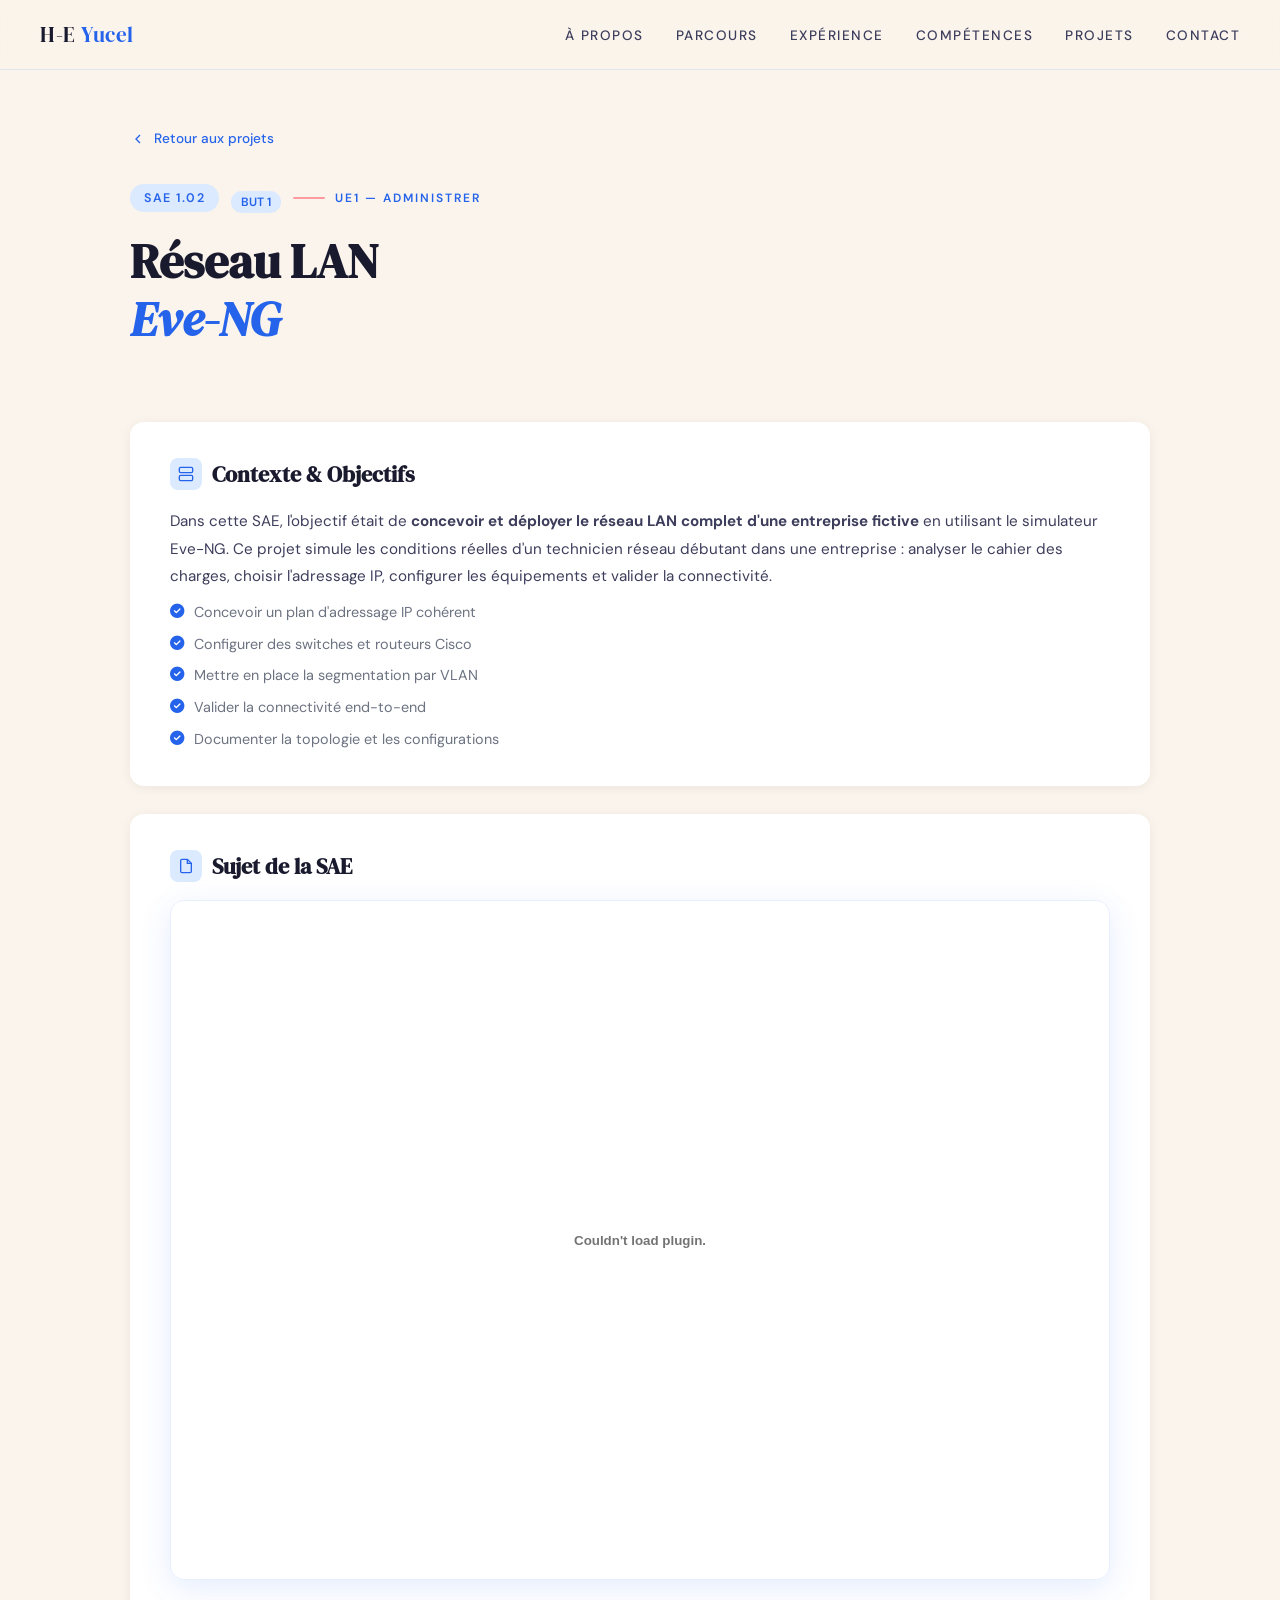
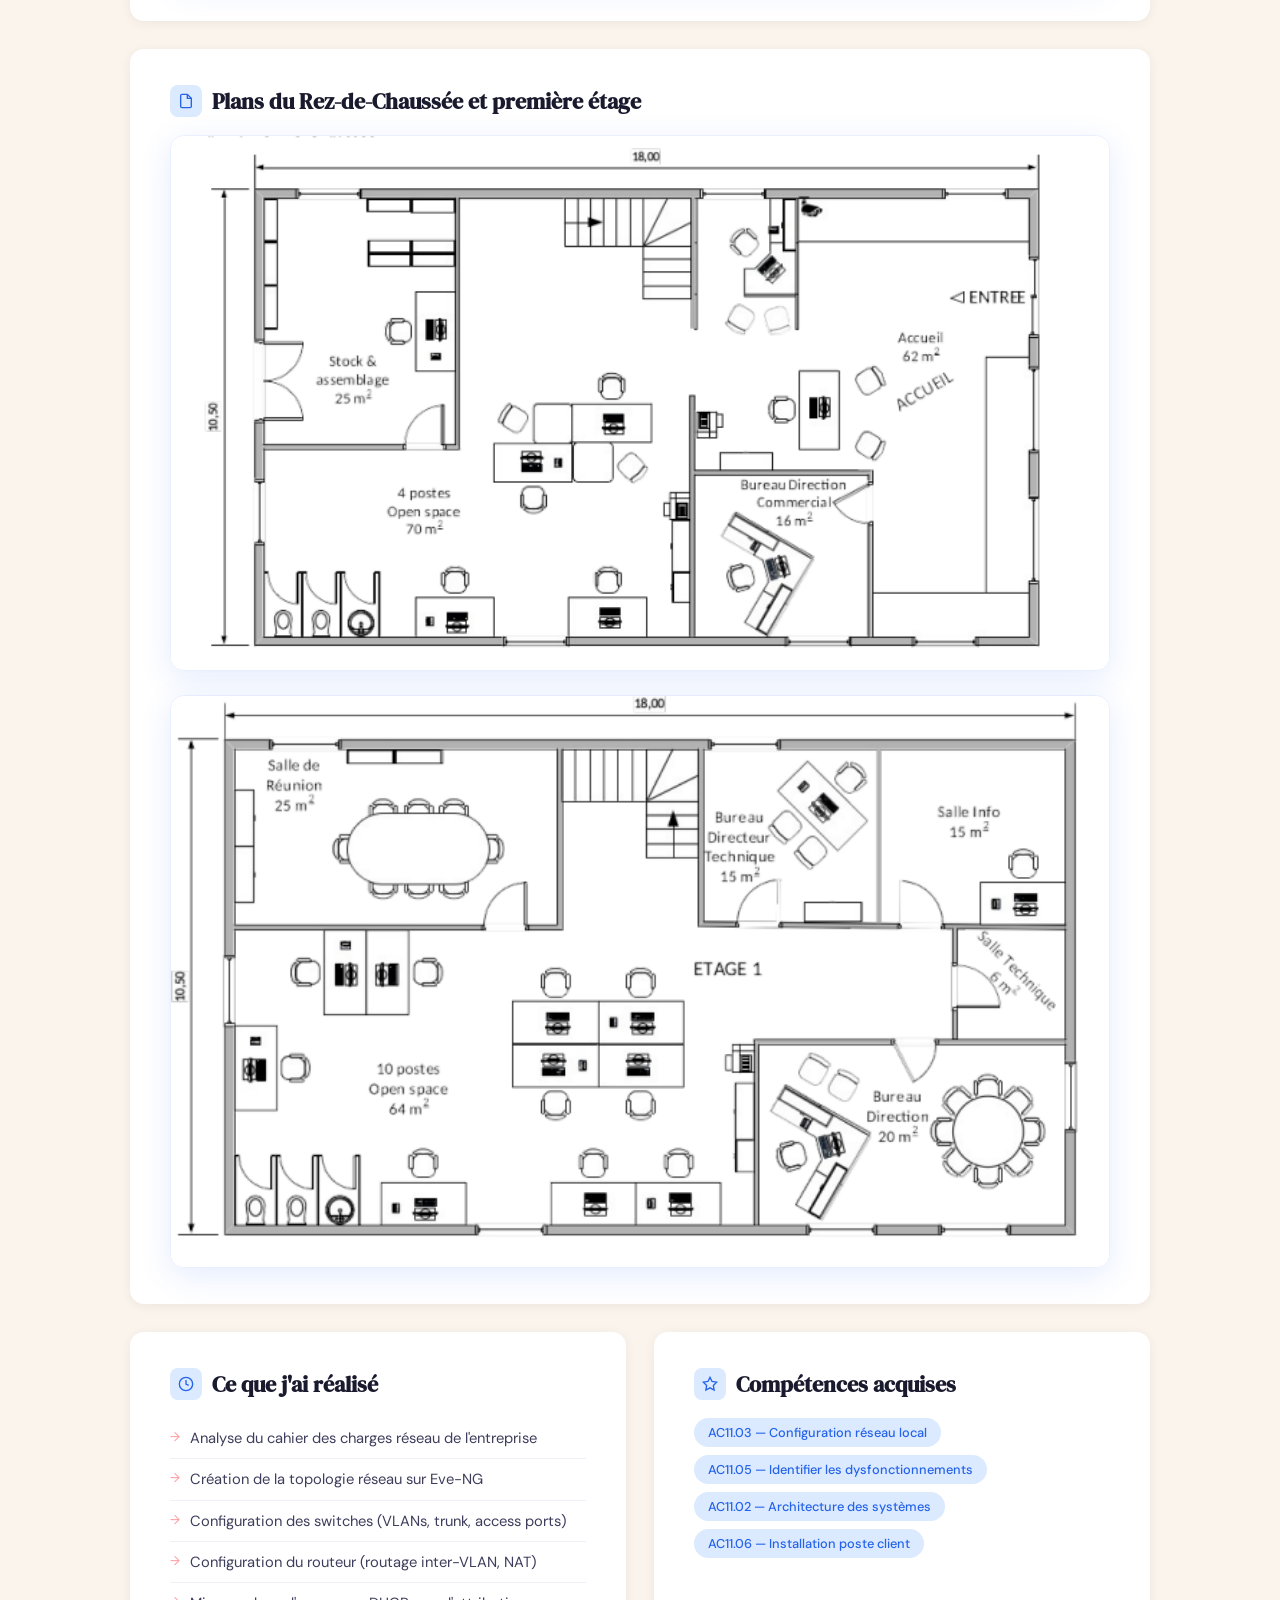
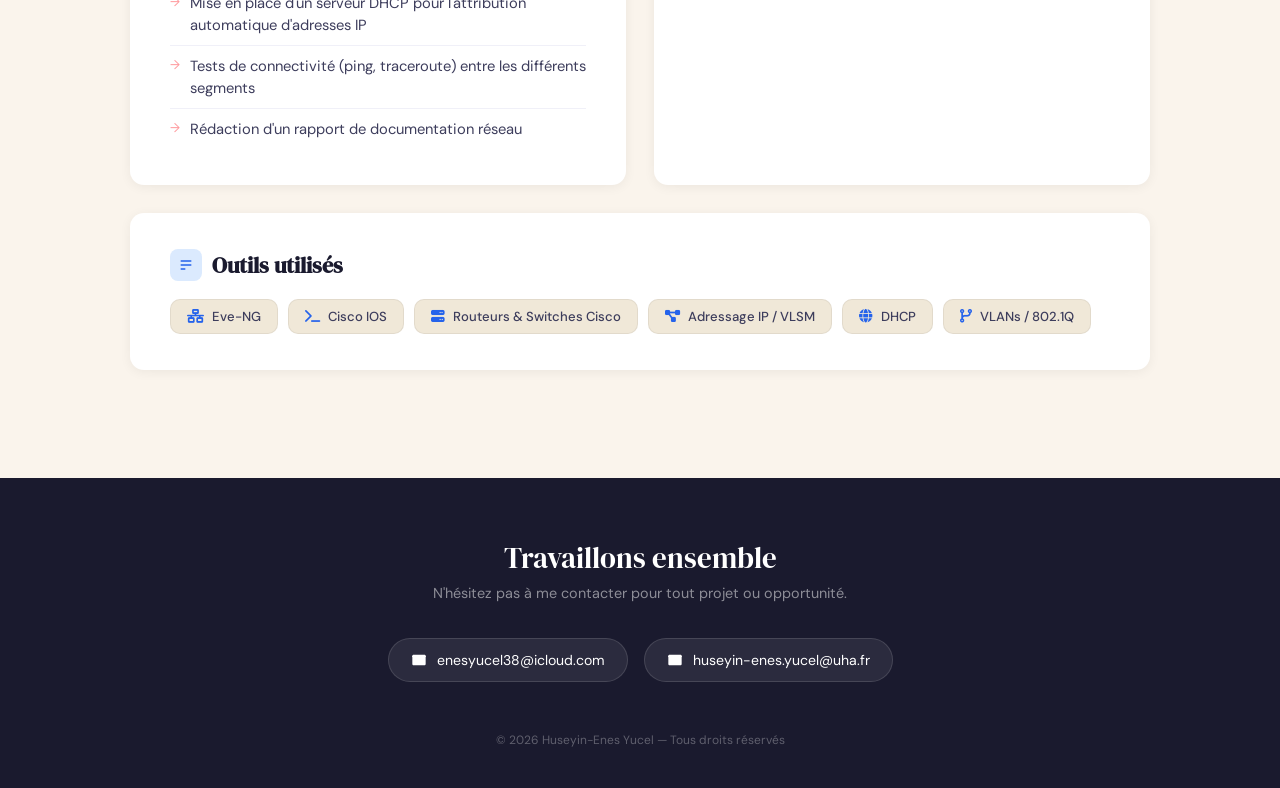
<file: sae1.html>
<!DOCTYPE html>
<html lang="fr">
<head>
    <meta charset="UTF-8">
    <meta name="viewport" content="width=device-width, initial-scale=1.0">
    <title>SAE 1.02 — Réseau LAN | Huseyin-Enes YUCEL</title>
    <link rel="preconnect" href="https://fonts.googleapis.com">
    <link rel="preconnect" href="https://fonts.gstatic.com" crossorigin>
    <link href="https://fonts.googleapis.com/css2?family=DM+Serif+Display:ital@0;1&family=DM+Sans:wght@300;400;500;600&display=swap" rel="stylesheet">
    <link rel="stylesheet" href="style.css">
    <link rel="stylesheet" href="https://cdnjs.cloudflare.com/ajax/libs/font-awesome/6.5.0/css/all.min.css">
    <style>
        .sae-hero { padding: 130px 40px 60px; max-width: 1100px; margin: 0 auto; }
        .back-link { display:inline-flex;align-items:center;gap:8px;color:var(--blue);text-decoration:none;font-size:.85rem;font-weight:500;margin-bottom:36px;transition:gap .25s; }
        .back-link:hover { gap:12px; }
        .sae-meta { display:flex;align-items:center;gap:12px;margin-bottom:20px;flex-wrap:wrap; }
        .stage-badge { display:inline-flex;align-items:center;background:var(--blue-pale);color:var(--blue);font-size:.78rem;font-weight:600;text-transform:uppercase;letter-spacing:1.5px;padding:6px 14px;border-radius:999px; }
        .sae-hero h1 { font-family:'DM Serif Display',serif;font-size:clamp(2rem,4vw,3rem);color:var(--ink);line-height:1.2;margin-bottom:14px; }
        .sae-hero h1 em { color:var(--blue);font-style:italic; }
        .sae-hero .intro { font-size:1.05rem;color:var(--muted);max-width:680px;line-height:1.75;margin-bottom:0; }
        .sae-content { max-width:1100px;margin:0 auto;padding:0 40px 80px; }
        .sae-block { background:var(--white);border-radius:var(--radius);padding:36px 40px;box-shadow:0 2px 12px rgba(0,0,0,.06);margin-bottom:28px; }
        .sae-block h2 { font-family:'DM Serif Display',serif;font-size:1.4rem;color:var(--ink);margin-bottom:18px;display:flex;align-items:center;gap:10px;text-align:left;border-bottom:none; }
        .block-icon { width:32px;height:32px;background:var(--blue-pale);border-radius:8px;display:flex;align-items:center;justify-content:center;flex-shrink:0; }
        .block-icon svg { width:16px;height:16px;stroke:var(--blue);fill:none;stroke-width:2; }
        .sae-block p { font-size:.95rem;color:var(--ink-soft);line-height:1.8;margin-bottom:12px; }
        .sae-block ul { list-style:none;padding:0;margin:0; }
        .sae-block li { font-size:.92rem;color:var(--ink-soft);padding:9px 0 9px 20px;position:relative;line-height:1.5;border-bottom:1px solid #f0f0f8; }
        .sae-block li:last-child { border-bottom:none; }
        .sae-block li::before { content:'→';position:absolute;left:0;color:var(--pink);font-size:.8rem; }
        .two-col { display:grid;grid-template-columns:1fr 1fr;gap:28px; }
        .tool-grid { display:flex;flex-wrap:wrap;gap:10px;margin-top:4px; }
        .tool-pill { display:inline-flex;align-items:center;gap:8px;background:var(--cream-dark);color:var(--ink-soft);font-size:.82rem;font-weight:500;padding:8px 16px;border-radius:10px;border:1px solid rgba(0,0,0,.06); }
        .tool-pill i { color:var(--blue);font-size:.85rem; }
        .check-list { list-style:none;padding:0;margin:0;display:flex;flex-direction:column;gap:10px; }
        .check-list li { display:flex;align-items:flex-start;gap:10px;font-size:.9rem;color:var(--muted);padding:0;border:none; }
        .check-list li::before { display:none; }
        .check-list li i { color:var(--blue);margin-top:2px;flex-shrink:0; }
        .pdf-embed { width:100%;height:680px;border-radius:var(--radius);box-shadow:var(--shadow);border:1px solid rgba(37,99,235,.1); }
        .img-embed { width:100%;border-radius:var(--radius);box-shadow:var(--shadow);border:1px solid rgba(37,99,235,.1);display:block; }
        .github-card { display:flex;flex-direction:column;align-items:center;justify-content:center;text-align:center;gap:14px;padding:20px; }
        .github-card i { font-size:2.8rem;color:var(--ink); }
        @media(max-width:768px) {
            .sae-hero { padding:110px 24px 50px; }
            .sae-content { padding:0 24px 60px; }
            .two-col { grid-template-columns:1fr; }
            .sae-block { padding:24px; }
        }
    </style>
</head>
<body>
    <header id="main-header">
        <div class="logo">H-E <span>Yucel</span></div>
        <nav><ul>
            <li><a href="index.html#hero">À propos</a></li>
            <li><a href="index.html#parcours">Parcours</a></li>
            <li><a href="index.html#experience">Expérience</a></li>
            <li><a href="index.html#comp">Compétences</a></li>
            <li><a href="index.html#projects">Projets</a></li>
            <li><a href="index.html#contact">Contact</a></li>
        </ul></nav>
    </header>
    <div class="sae-hero">
        <a href="index.html#projects" class="back-link">
            <svg width="16" height="16" viewBox="0 0 24 24" fill="none" stroke="currentColor" stroke-width="2"><polyline points="15 18 9 12 15 6"/></svg>
            Retour aux projets
        </a>
        <div class="sae-meta">
            <span class="stage-badge">SAE 1.02</span>
            <span class="tl-date">BUT 1</span>
            <span class="section-label" style="margin:0;">UE1 — Administrer</span>
        </div>
        <h1>Réseau LAN<br><em>Eve-NG</em></h1>
    </div>
    <div class="sae-content">

        <div class="sae-block reveal">
            <h2>
                <div class="block-icon"><svg viewBox="0 0 24 24"><rect x="2" y="2" width="20" height="8" rx="2"/><rect x="2" y="14" width="20" height="8" rx="2"/><line x1="6" y1="6" x2="6.01" y2="6"/><line x1="6" y1="18" x2="6.01" y2="18"/></svg></div>
                Contexte & Objectifs
            </h2>
            <p>Dans cette SAE, l'objectif était de <strong>concevoir et déployer le réseau LAN complet d'une entreprise fictive</strong> en utilisant le simulateur Eve-NG. Ce projet simule les conditions réelles d'un technicien réseau débutant dans une entreprise : analyser le cahier des charges, choisir l'adressage IP, configurer les équipements et valider la connectivité.</p>
            <ul class="check-list">
                <li><i class="fas fa-check-circle"></i> Concevoir un plan d'adressage IP cohérent</li>
                <li><i class="fas fa-check-circle"></i> Configurer des switches et routeurs Cisco</li>
                <li><i class="fas fa-check-circle"></i> Mettre en place la segmentation par VLAN</li>
                <li><i class="fas fa-check-circle"></i> Valider la connectivité end-to-end</li>
                <li><i class="fas fa-check-circle"></i> Documenter la topologie et les configurations</li>
            </ul>
        </div>

        <div class="sae-block reveal">
            <h2>
                <div class="block-icon"><svg viewBox="0 0 24 24"><path d="M14 2H6a2 2 0 0 0-2 2v16a2 2 0 0 0 2 2h12a2 2 0 0 0 2-2V8z"/><polyline points="14 2 14 8 20 8"/></svg></div>
                Sujet de la SAE
            </h2>
            <embed src="sae1.pdf#toolbar=1&navpanes=0&scrollbar=1" type="application/pdf" class="pdf-embed">
        </div>
        <div class="sae-block reveal">
            <h2>
                <div class="block-icon"><svg viewBox="0 0 24 24"><path d="M14 2H6a2 2 0 0 0-2 2v16a2 2 0 0 0 2 2h12a2 2 0 0 0 2-2V8z"/><polyline points="14 2 14 8 20 8"/></svg></div>
                Plans du Rez-de-Chaussée et première étage
            </h2>

            <div style="display:flex; flex-direction:column; gap:24px;">
                <img src="plan1.png" alt="Plan 1 du rez-de-chaussée" class="img-embed">
                <img src="plan2.png" alt="Plan 2 du rez-de-chaussée" class="img-embed">
            </div>
        </div>

        <div class="two-col reveal">
            <div class="sae-block">
                <h2>
                    <div class="block-icon"><svg viewBox="0 0 24 24"><circle cx="12" cy="12" r="10"/><polyline points="12 6 12 12 16 14"/></svg></div>
                    Ce que j'ai réalisé
                </h2>
                <ul>
                    <li>Analyse du cahier des charges réseau de l'entreprise</li>
                    <li>Création de la topologie réseau sur Eve-NG</li>
                    <li>Configuration des switches (VLANs, trunk, access ports)</li>
                    <li>Configuration du routeur (routage inter-VLAN, NAT)</li>
                    <li>Mise en place d'un serveur DHCP pour l'attribution automatique d'adresses IP</li>
                    <li>Tests de connectivité (ping, traceroute) entre les différents segments</li>
                    <li>Rédaction d'un rapport de documentation réseau</li>
                </ul>
            </div>
            <div class="sae-block">
                <h2>
                    <div class="block-icon"><svg viewBox="0 0 24 24"><path d="M12 2l3.09 6.26L22 9.27l-5 4.87 1.18 6.88L12 17.77l-6.18 3.25L7 14.14 2 9.27l6.91-1.01L12 2z"/></svg></div>
                    Compétences acquises
                </h2>
                <div class="pills" style="gap:8px;">
                    <span class="pill">AC11.03 — Configuration réseau local</span>
                    <span class="pill">AC11.05 — Identifier les dysfonctionnements</span>
                    <span class="pill">AC11.02 — Architecture des systèmes</span>
                    <span class="pill">AC11.06 — Installation poste client</span>
                </div>
            </div>
        </div>

        <div class="sae-block reveal">
            <h2>
                <div class="block-icon"><svg viewBox="0 0 24 24"><path d="M4 6h16M4 12h16M4 18h7"/></svg></div>
                Outils utilisés
            </h2>
            <div class="tool-grid">
                <span class="tool-pill"><i class="fas fa-network-wired"></i> Eve-NG</span>
                <span class="tool-pill"><i class="fas fa-terminal"></i> Cisco IOS</span>
                <span class="tool-pill"><i class="fas fa-server"></i> Routeurs & Switches Cisco</span>
                <span class="tool-pill"><i class="fas fa-project-diagram"></i> Adressage IP / VLSM</span>
                <span class="tool-pill"><i class="fas fa-globe"></i> DHCP</span>
                <span class="tool-pill"><i class="fas fa-code-branch"></i> VLANs / 802.1Q</span>
            </div>
        </div>
    </div>
    <footer id="contact">
        <p class="foot-title">Travaillons ensemble</p>
        <p class="foot-sub">N'hésitez pas à me contacter pour tout projet ou opportunité.</p>
        <div class="contact-links">
            <a href="mailto:enesyucel38@icloud.com" class="email-link">
                <svg viewBox="0 0 24 24"><path d="M4 4h16c1.1 0 2 .9 2 2v12c0 1.1-.9 2-2 2H4c-1.1 0-2-.9-2-2V6c0-1.1.9-2 2-2z"/><polyline points="22,6 12,13 2,6" fill="none" stroke="currentColor" stroke-width="2"/></svg>
                enesyucel38@icloud.com
            </a>
            <a href="mailto:huseyin-enes.yucel@uha.fr" class="email-link">
                <svg viewBox="0 0 24 24"><path d="M4 4h16c1.1 0 2 .9 2 2v12c0 1.1-.9 2-2 2H4c-1.1 0-2-.9-2-2V6c0-1.1.9-2 2-2z"/><polyline points="22,6 12,13 2,6" fill="none" stroke="currentColor" stroke-width="2"/></svg>
                huseyin-enes.yucel@uha.fr
            </a>
        </div>
        <p class="copy">© 2026 Huseyin-Enes Yucel — Tous droits réservés</p>
    </footer>
    <script>
        const header = document.getElementById('main-header');
        window.addEventListener('scroll', () => header.classList.toggle('scrolled', window.scrollY > 20));
        document.querySelectorAll('.reveal').forEach(el =>
            new IntersectionObserver(([e]) => { if(e.isIntersecting) el.classList.add('visible'); }, {threshold:.1}).observe(el));
    </script>
</body>
</html>
</file>
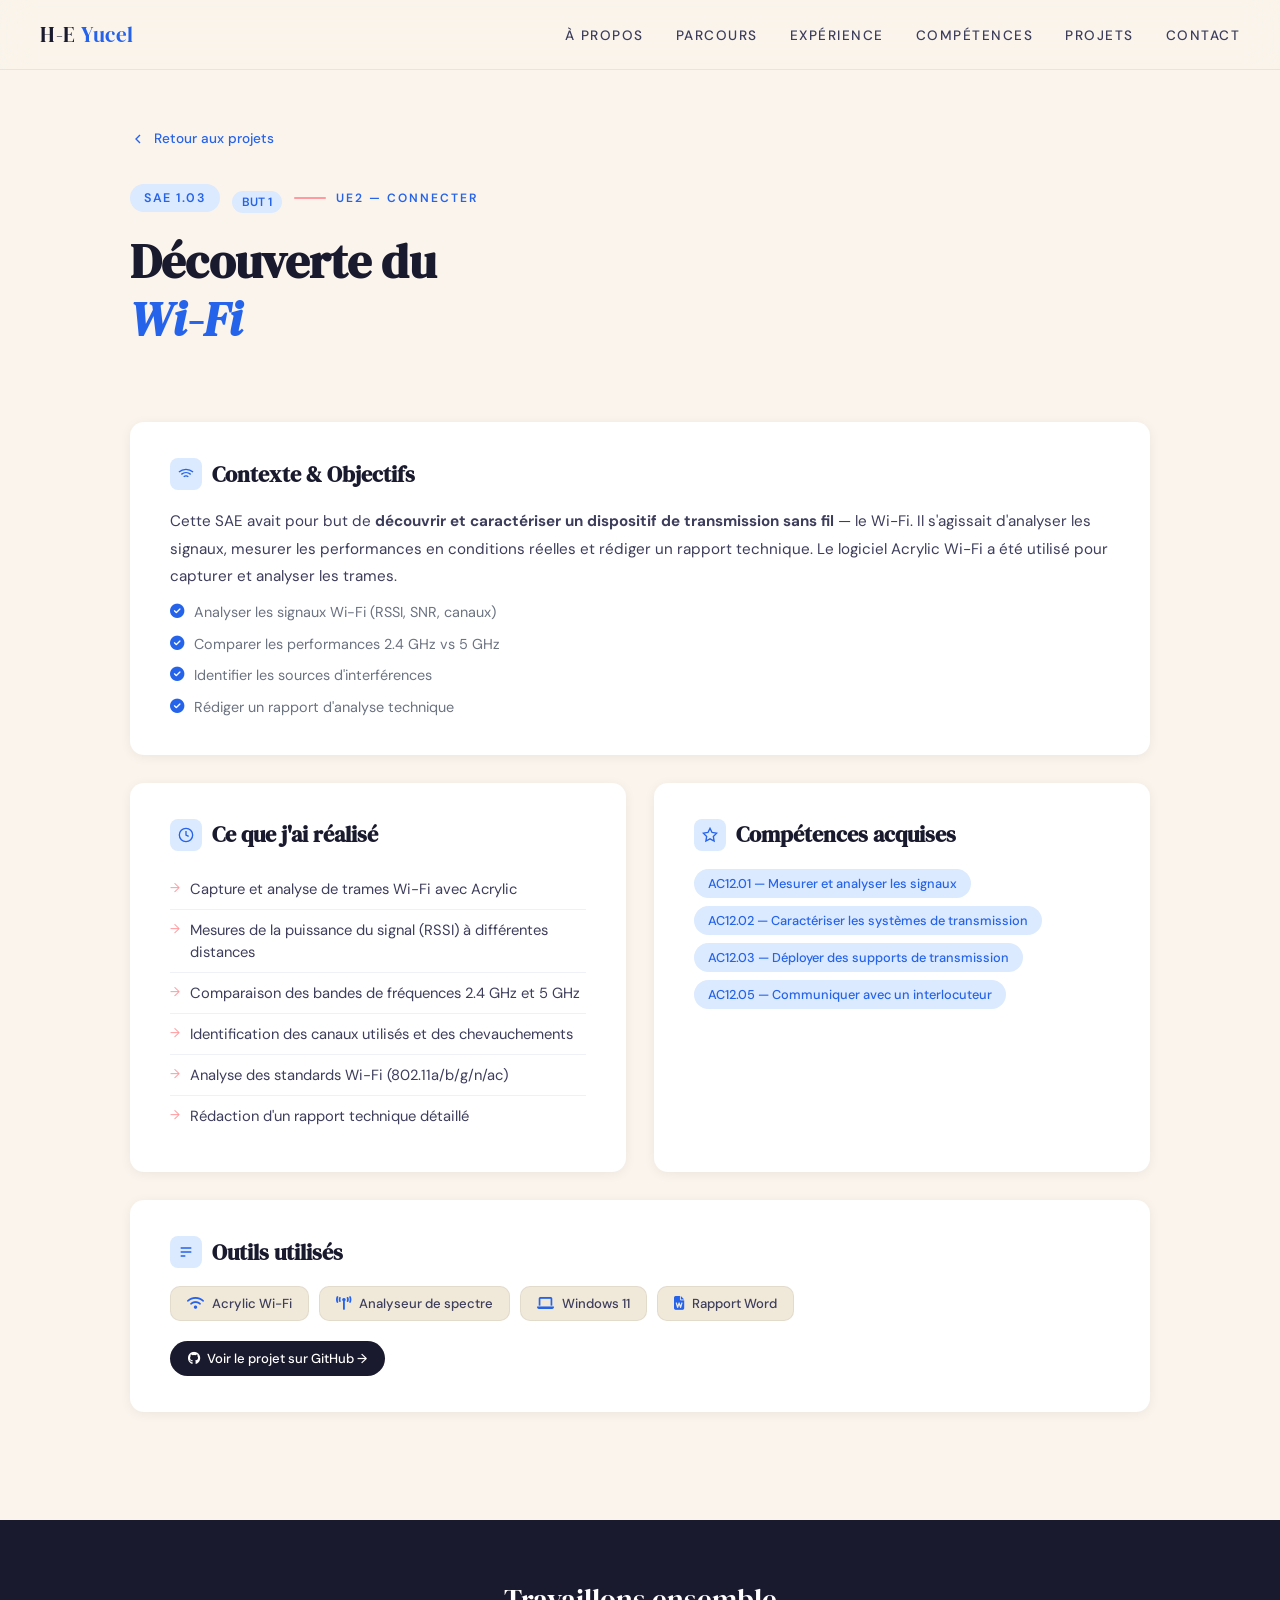
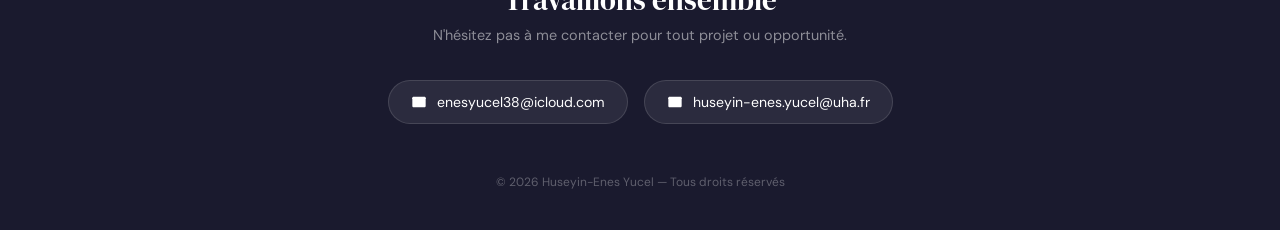
<file: sae103.html>
<!DOCTYPE html>
<html lang="fr">
<head>
    <meta charset="UTF-8">
    <meta name="viewport" content="width=device-width, initial-scale=1.0">
    <title>SAE 1.03 — Wi-Fi | Huseyin-Enes YUCEL</title>
    <link rel="preconnect" href="https://fonts.googleapis.com">
    <link rel="preconnect" href="https://fonts.gstatic.com" crossorigin>
    <link href="https://fonts.googleapis.com/css2?family=DM+Serif+Display:ital@0;1&family=DM+Sans:wght@300;400;500;600&display=swap" rel="stylesheet">
    <link rel="stylesheet" href="style.css">
    <link rel="stylesheet" href="https://cdnjs.cloudflare.com/ajax/libs/font-awesome/6.5.0/css/all.min.css">
    <style>
        .sae-hero { padding: 130px 40px 60px; max-width: 1100px; margin: 0 auto; }
        .back-link { display:inline-flex;align-items:center;gap:8px;color:var(--blue);text-decoration:none;font-size:.85rem;font-weight:500;margin-bottom:36px;transition:gap .25s; }
        .back-link:hover { gap:12px; }
        .sae-meta { display:flex;align-items:center;gap:12px;margin-bottom:20px;flex-wrap:wrap; }
        .stage-badge { display:inline-flex;align-items:center;background:var(--blue-pale);color:var(--blue);font-size:.78rem;font-weight:600;text-transform:uppercase;letter-spacing:1.5px;padding:6px 14px;border-radius:999px; }
        .sae-hero h1 { font-family:'DM Serif Display',serif;font-size:clamp(2rem,4vw,3rem);color:var(--ink);line-height:1.2;margin-bottom:14px; }
        .sae-hero h1 em { color:var(--blue);font-style:italic; }
        .sae-hero .intro { font-size:1.05rem;color:var(--muted);max-width:680px;line-height:1.75;margin-bottom:0; }
        .sae-content { max-width:1100px;margin:0 auto;padding:0 40px 80px; }
        .sae-block { background:var(--white);border-radius:var(--radius);padding:36px 40px;box-shadow:0 2px 12px rgba(0,0,0,.06);margin-bottom:28px; }
        .sae-block h2 { font-family:'DM Serif Display',serif;font-size:1.4rem;color:var(--ink);margin-bottom:18px;display:flex;align-items:center;gap:10px;text-align:left;border-bottom:none; }
        .block-icon { width:32px;height:32px;background:var(--blue-pale);border-radius:8px;display:flex;align-items:center;justify-content:center;flex-shrink:0; }
        .block-icon svg { width:16px;height:16px;stroke:var(--blue);fill:none;stroke-width:2; }
        .sae-block p { font-size:.95rem;color:var(--ink-soft);line-height:1.8;margin-bottom:12px; }
        .sae-block ul { list-style:none;padding:0;margin:0; }
        .sae-block li { font-size:.92rem;color:var(--ink-soft);padding:9px 0 9px 20px;position:relative;line-height:1.5;border-bottom:1px solid #f0f0f8; }
        .sae-block li:last-child { border-bottom:none; }
        .sae-block li::before { content:'→';position:absolute;left:0;color:var(--pink);font-size:.8rem; }
        .two-col { display:grid;grid-template-columns:1fr 1fr;gap:28px; }
        .tool-grid { display:flex;flex-wrap:wrap;gap:10px;margin-top:4px; }
        .tool-pill { display:inline-flex;align-items:center;gap:8px;background:var(--cream-dark);color:var(--ink-soft);font-size:.82rem;font-weight:500;padding:8px 16px;border-radius:10px;border:1px solid rgba(0,0,0,.06); }
        .tool-pill i { color:var(--blue);font-size:.85rem; }
        .check-list { list-style:none;padding:0;margin:0;display:flex;flex-direction:column;gap:10px; }
        .check-list li { display:flex;align-items:flex-start;gap:10px;font-size:.9rem;color:var(--muted);padding:0;border:none; }
        .check-list li::before { display:none; }
        .check-list li i { color:var(--blue);margin-top:2px;flex-shrink:0; }
        .pdf-embed { width:100%;height:680px;border-radius:var(--radius);box-shadow:var(--shadow);border:1px solid rgba(37,99,235,.1); }
        .img-embed { width:100%;border-radius:var(--radius);box-shadow:var(--shadow);border:1px solid rgba(37,99,235,.1);display:block; }
        .github-card { display:flex;flex-direction:column;align-items:center;justify-content:center;text-align:center;gap:14px;padding:20px; }
        .github-card i { font-size:2.8rem;color:var(--ink); }
        @media(max-width:768px) {
            .sae-hero { padding:110px 24px 50px; }
            .sae-content { padding:0 24px 60px; }
            .two-col { grid-template-columns:1fr; }
            .sae-block { padding:24px; }
        }
    </style>
</head>
<body>
    <header id="main-header">
        <div class="logo">H-E <span>Yucel</span></div>
        <nav><ul>
            <li><a href="index.html#hero">À propos</a></li>
            <li><a href="index.html#parcours">Parcours</a></li>
            <li><a href="index.html#experience">Expérience</a></li>
            <li><a href="index.html#comp">Compétences</a></li>
            <li><a href="index.html#projects">Projets</a></li>
            <li><a href="index.html#contact">Contact</a></li>
        </ul></nav>
    </header>
    <div class="sae-hero">
        <a href="index.html#projects" class="back-link">
            <svg width="16" height="16" viewBox="0 0 24 24" fill="none" stroke="currentColor" stroke-width="2"><polyline points="15 18 9 12 15 6"/></svg>
            Retour aux projets
        </a>
        <div class="sae-meta">
            <span class="stage-badge">SAE 1.03</span>
            <span class="tl-date">BUT 1</span>
            <span class="section-label" style="margin:0;">UE2 — Connecter</span>
        </div>
        <h1>Découverte du<br><em>Wi-Fi</em></h1>
    </div>
    <div class="sae-content">

        <div class="sae-block reveal">
            <h2>
                <div class="block-icon"><svg viewBox="0 0 24 24"><path d="M5 12.55a11 11 0 0 1 14.08 0M1.42 9a16 16 0 0 1 21.16 0M8.53 16.11a6 6 0 0 1 6.95 0M12 20h.01"/></svg></div>
                Contexte & Objectifs
            </h2>
            <p>Cette SAE avait pour but de <strong>découvrir et caractériser un dispositif de transmission sans fil</strong> — le Wi-Fi. Il s'agissait d'analyser les signaux, mesurer les performances en conditions réelles et rédiger un rapport technique. Le logiciel Acrylic Wi-Fi a été utilisé pour capturer et analyser les trames.</p>
            <ul class="check-list">
                <li><i class="fas fa-check-circle"></i> Analyser les signaux Wi-Fi (RSSI, SNR, canaux)</li>
                <li><i class="fas fa-check-circle"></i> Comparer les performances 2.4 GHz vs 5 GHz</li>
                <li><i class="fas fa-check-circle"></i> Identifier les sources d'interférences</li>
                <li><i class="fas fa-check-circle"></i> Rédiger un rapport d'analyse technique</li>
            </ul>
        </div>

        <div class="two-col reveal">
            <div class="sae-block">
                <h2>
                    <div class="block-icon"><svg viewBox="0 0 24 24"><circle cx="12" cy="12" r="10"/><polyline points="12 6 12 12 16 14"/></svg></div>
                    Ce que j'ai réalisé
                </h2>
                <ul>
                    <li>Capture et analyse de trames Wi-Fi avec Acrylic</li>
                    <li>Mesures de la puissance du signal (RSSI) à différentes distances</li>
                    <li>Comparaison des bandes de fréquences 2.4 GHz et 5 GHz</li>
                    <li>Identification des canaux utilisés et des chevauchements</li>
                    <li>Analyse des standards Wi-Fi (802.11a/b/g/n/ac)</li>
                    <li>Rédaction d'un rapport technique détaillé</li>
                </ul>
            </div>
            <div class="sae-block">
                <h2>
                    <div class="block-icon"><svg viewBox="0 0 24 24"><path d="M12 2l3.09 6.26L22 9.27l-5 4.87 1.18 6.88L12 17.77l-6.18 3.25L7 14.14 2 9.27l6.91-1.01L12 2z"/></svg></div>
                    Compétences acquises
                </h2>
                <div class="pills" style="gap:8px;">
                    <span class="pill">AC12.01 — Mesurer et analyser les signaux</span>
                    <span class="pill">AC12.02 — Caractériser les systèmes de transmission</span>
                    <span class="pill">AC12.03 — Déployer des supports de transmission</span>
                    <span class="pill">AC12.05 — Communiquer avec un interlocuteur</span>
                </div>
            </div>
        </div>

        <div class="sae-block reveal">
            <h2>
                <div class="block-icon"><svg viewBox="0 0 24 24"><path d="M4 6h16M4 12h16M4 18h7"/></svg></div>
                Outils utilisés
            </h2>
            <div class="tool-grid">
                <span class="tool-pill"><i class="fas fa-wifi"></i> Acrylic Wi-Fi</span>
                <span class="tool-pill"><i class="fas fa-broadcast-tower"></i> Analyseur de spectre</span>
                <span class="tool-pill"><i class="fas fa-laptop"></i> Windows 11</span>
                <span class="tool-pill"><i class="fas fa-file-word"></i> Rapport Word</span>
            </div>
            <div style="margin-top:20px;">
                <a href="https://github.com/NolanHoarau/Acrylic" target="_blank" class="btn">
                    <i class="fab fa-github"></i> Voir le projet sur GitHub →
                </a>
            </div>
        </div>
    </div>
    <footer id="contact">
        <p class="foot-title">Travaillons ensemble</p>
        <p class="foot-sub">N'hésitez pas à me contacter pour tout projet ou opportunité.</p>
        <div class="contact-links">
            <a href="mailto:enesyucel38@icloud.com" class="email-link">
                <svg viewBox="0 0 24 24"><path d="M4 4h16c1.1 0 2 .9 2 2v12c0 1.1-.9 2-2 2H4c-1.1 0-2-.9-2-2V6c0-1.1.9-2 2-2z"/><polyline points="22,6 12,13 2,6" fill="none" stroke="currentColor" stroke-width="2"/></svg>
                enesyucel38@icloud.com
            </a>
            <a href="mailto:huseyin-enes.yucel@uha.fr" class="email-link">
                <svg viewBox="0 0 24 24"><path d="M4 4h16c1.1 0 2 .9 2 2v12c0 1.1-.9 2-2 2H4c-1.1 0-2-.9-2-2V6c0-1.1.9-2 2-2z"/><polyline points="22,6 12,13 2,6" fill="none" stroke="currentColor" stroke-width="2"/></svg>
                huseyin-enes.yucel@uha.fr
            </a>
        </div>
        <p class="copy">© 2026 Huseyin-Enes Yucel — Tous droits réservés</p>
    </footer>
    <script>
        const header = document.getElementById('main-header');
        window.addEventListener('scroll', () => header.classList.toggle('scrolled', window.scrollY > 20));
        document.querySelectorAll('.reveal').forEach(el =>
            new IntersectionObserver(([e]) => { if(e.isIntersecting) el.classList.add('visible'); }, {threshold:.1}).observe(el));
    </script>
</body>
</html>
</file>
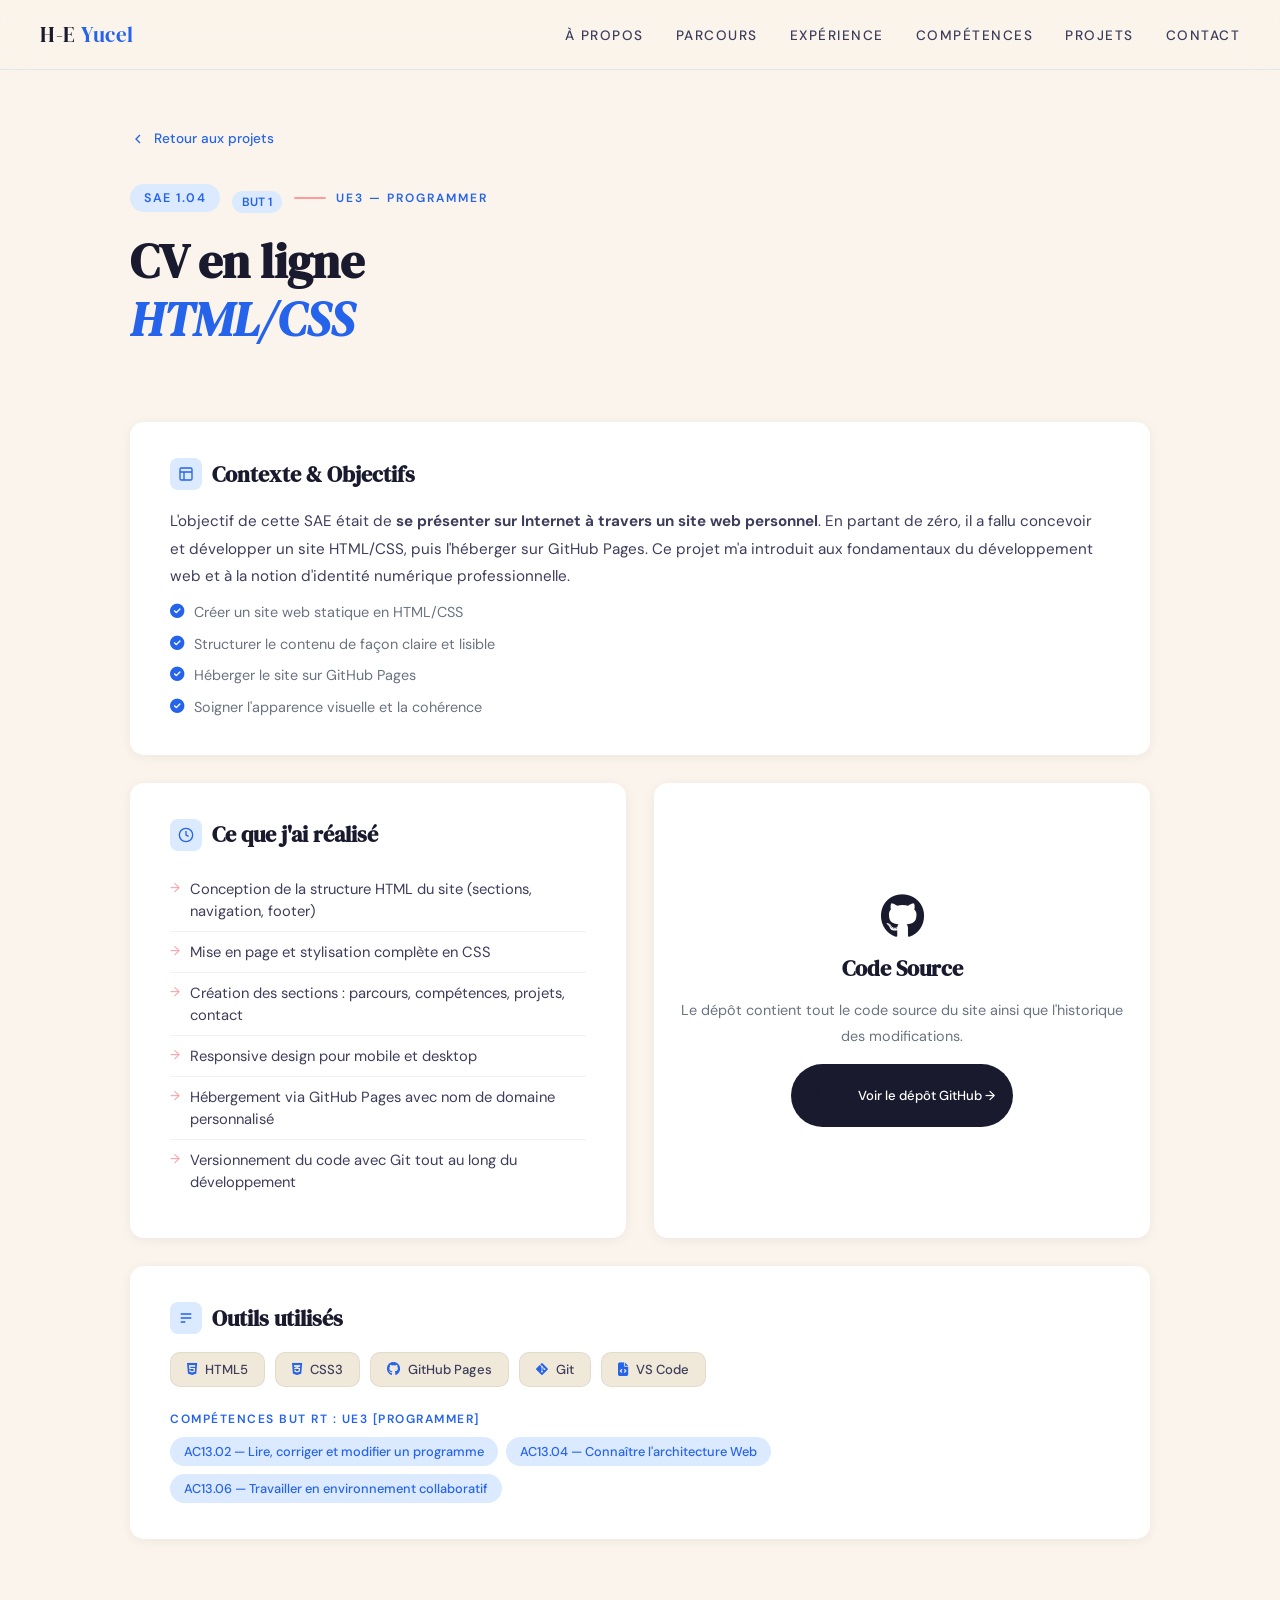
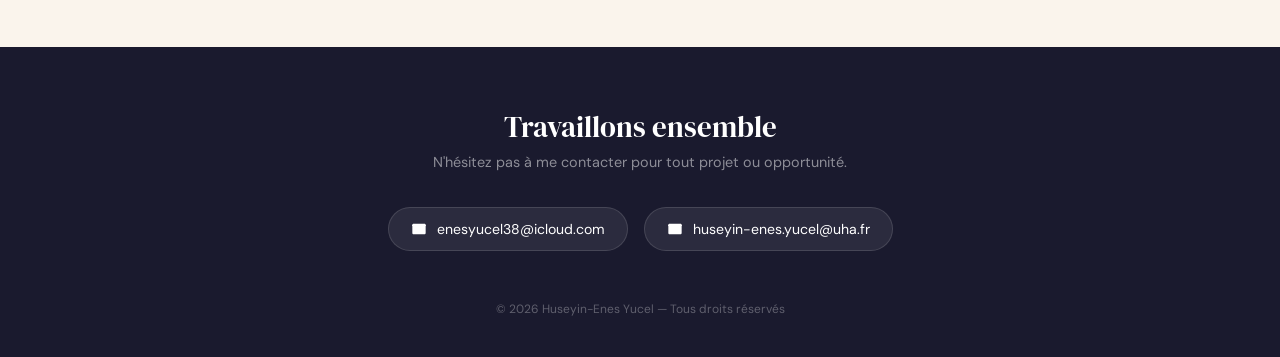
<file: sae104.html>
<!DOCTYPE html>
<html lang="fr">
<head>
    <meta charset="UTF-8">
    <meta name="viewport" content="width=device-width, initial-scale=1.0">
    <title>SAE 1.04 — CV en ligne | Huseyin-Enes YUCEL</title>
    <link rel="preconnect" href="https://fonts.googleapis.com">
    <link rel="preconnect" href="https://fonts.gstatic.com" crossorigin>
    <link href="https://fonts.googleapis.com/css2?family=DM+Serif+Display:ital@0;1&family=DM+Sans:wght@300;400;500;600&display=swap" rel="stylesheet">
    <link rel="stylesheet" href="style.css">
    <link rel="stylesheet" href="https://cdnjs.cloudflare.com/ajax/libs/font-awesome/6.5.0/css/all.min.css">
    <style>
        .sae-hero { padding: 130px 40px 60px; max-width: 1100px; margin: 0 auto; }
        .back-link { display:inline-flex;align-items:center;gap:8px;color:var(--blue);text-decoration:none;font-size:.85rem;font-weight:500;margin-bottom:36px;transition:gap .25s; }
        .back-link:hover { gap:12px; }
        .sae-meta { display:flex;align-items:center;gap:12px;margin-bottom:20px;flex-wrap:wrap; }
        .stage-badge { display:inline-flex;align-items:center;background:var(--blue-pale);color:var(--blue);font-size:.78rem;font-weight:600;text-transform:uppercase;letter-spacing:1.5px;padding:6px 14px;border-radius:999px; }
        .sae-hero h1 { font-family:'DM Serif Display',serif;font-size:clamp(2rem,4vw,3rem);color:var(--ink);line-height:1.2;margin-bottom:14px; }
        .sae-hero h1 em { color:var(--blue);font-style:italic; }
        .sae-hero .intro { font-size:1.05rem;color:var(--muted);max-width:680px;line-height:1.75;margin-bottom:0; }
        .sae-content { max-width:1100px;margin:0 auto;padding:0 40px 80px; }
        .sae-block { background:var(--white);border-radius:var(--radius);padding:36px 40px;box-shadow:0 2px 12px rgba(0,0,0,.06);margin-bottom:28px; }
        .sae-block h2 { font-family:'DM Serif Display',serif;font-size:1.4rem;color:var(--ink);margin-bottom:18px;display:flex;align-items:center;gap:10px;text-align:left;border-bottom:none; }
        .block-icon { width:32px;height:32px;background:var(--blue-pale);border-radius:8px;display:flex;align-items:center;justify-content:center;flex-shrink:0; }
        .block-icon svg { width:16px;height:16px;stroke:var(--blue);fill:none;stroke-width:2; }
        .sae-block p { font-size:.95rem;color:var(--ink-soft);line-height:1.8;margin-bottom:12px; }
        .sae-block ul { list-style:none;padding:0;margin:0; }
        .sae-block li { font-size:.92rem;color:var(--ink-soft);padding:9px 0 9px 20px;position:relative;line-height:1.5;border-bottom:1px solid #f0f0f8; }
        .sae-block li:last-child { border-bottom:none; }
        .sae-block li::before { content:'→';position:absolute;left:0;color:var(--pink);font-size:.8rem; }
        .two-col { display:grid;grid-template-columns:1fr 1fr;gap:28px; }
        .tool-grid { display:flex;flex-wrap:wrap;gap:10px;margin-top:4px; }
        .tool-pill { display:inline-flex;align-items:center;gap:8px;background:var(--cream-dark);color:var(--ink-soft);font-size:.82rem;font-weight:500;padding:8px 16px;border-radius:10px;border:1px solid rgba(0,0,0,.06); }
        .tool-pill i { color:var(--blue);font-size:.85rem; }
        .check-list { list-style:none;padding:0;margin:0;display:flex;flex-direction:column;gap:10px; }
        .check-list li { display:flex;align-items:flex-start;gap:10px;font-size:.9rem;color:var(--muted);padding:0;border:none; }
        .check-list li::before { display:none; }
        .check-list li i { color:var(--blue);margin-top:2px;flex-shrink:0; }
        .pdf-embed { width:100%;height:680px;border-radius:var(--radius);box-shadow:var(--shadow);border:1px solid rgba(37,99,235,.1); }
        .img-embed { width:100%;border-radius:var(--radius);box-shadow:var(--shadow);border:1px solid rgba(37,99,235,.1);display:block; }
        .github-card { display:flex;flex-direction:column;align-items:center;justify-content:center;text-align:center;gap:14px;padding:20px; }
        .github-card i { font-size:2.8rem;color:var(--ink); }
        @media(max-width:768px) {
            .sae-hero { padding:110px 24px 50px; }
            .sae-content { padding:0 24px 60px; }
            .two-col { grid-template-columns:1fr; }
            .sae-block { padding:24px; }
        }
    </style>
</head>
<body>
    <header id="main-header">
        <div class="logo">H-E <span>Yucel</span></div>
        <nav><ul>
            <li><a href="index.html#hero">À propos</a></li>
            <li><a href="index.html#parcours">Parcours</a></li>
            <li><a href="index.html#experience">Expérience</a></li>
            <li><a href="index.html#comp">Compétences</a></li>
            <li><a href="index.html#projects">Projets</a></li>
            <li><a href="index.html#contact">Contact</a></li>
        </ul></nav>
    </header>
    <div class="sae-hero">
        <a href="index.html#projects" class="back-link">
            <svg width="16" height="16" viewBox="0 0 24 24" fill="none" stroke="currentColor" stroke-width="2"><polyline points="15 18 9 12 15 6"/></svg>
            Retour aux projets
        </a>
        <div class="sae-meta">
            <span class="stage-badge">SAE 1.04</span>
            <span class="tl-date">BUT 1</span>
            <span class="section-label" style="margin:0;">UE3 — Programmer</span>
        </div>
        <h1>CV en ligne<br><em>HTML/CSS</em></h1>
    </div>
    <div class="sae-content">

        <div class="sae-block reveal">
            <h2>
                <div class="block-icon"><svg viewBox="0 0 24 24"><rect x="3" y="3" width="18" height="18" rx="2"/><path d="M3 9h18M9 21V9"/></svg></div>
                Contexte & Objectifs
            </h2>
            <p>L'objectif de cette SAE était de <strong>se présenter sur Internet à travers un site web personnel</strong>. En partant de zéro, il a fallu concevoir et développer un site HTML/CSS, puis l'héberger sur GitHub Pages. Ce projet m'a introduit aux fondamentaux du développement web et à la notion d'identité numérique professionnelle.</p>
            <ul class="check-list">
                <li><i class="fas fa-check-circle"></i> Créer un site web statique en HTML/CSS</li>
                <li><i class="fas fa-check-circle"></i> Structurer le contenu de façon claire et lisible</li>
                <li><i class="fas fa-check-circle"></i> Héberger le site sur GitHub Pages</li>
                <li><i class="fas fa-check-circle"></i> Soigner l'apparence visuelle et la cohérence</li>
            </ul>
        </div>

        <div class="two-col reveal">
            <div class="sae-block">
                <h2>
                    <div class="block-icon"><svg viewBox="0 0 24 24"><circle cx="12" cy="12" r="10"/><polyline points="12 6 12 12 16 14"/></svg></div>
                    Ce que j'ai réalisé
                </h2>
                <ul>
                    <li>Conception de la structure HTML du site (sections, navigation, footer)</li>
                    <li>Mise en page et stylisation complète en CSS</li>
                    <li>Création des sections : parcours, compétences, projets, contact</li>
                    <li>Responsive design pour mobile et desktop</li>
                    <li>Hébergement via GitHub Pages avec nom de domaine personnalisé</li>
                    <li>Versionnement du code avec Git tout au long du développement</li>
                </ul>
            </div>
            <div class="sae-block github-card">
                <i class="fab fa-github"></i>
                <h2 style="margin:0;">Code Source</h2>
                <p style="color:var(--muted);font-size:.9rem;margin:0;">Le dépôt contient tout le code source du site ainsi que l'historique des modifications.</p>
                <a href="https://github.com/Enes3868/CV" target="_blank" class="btn">
                    <i class="fab fa-github"></i> Voir le dépôt GitHub →
                </a>
            </div>
        </div>

        <div class="sae-block reveal">
            <h2>
                <div class="block-icon"><svg viewBox="0 0 24 24"><path d="M4 6h16M4 12h16M4 18h7"/></svg></div>
                Outils utilisés
            </h2>
            <div class="tool-grid">
                <span class="tool-pill"><i class="fab fa-html5"></i> HTML5</span>
                <span class="tool-pill"><i class="fab fa-css3-alt"></i> CSS3</span>
                <span class="tool-pill"><i class="fab fa-github"></i> GitHub Pages</span>
                <span class="tool-pill"><i class="fab fa-git-alt"></i> Git</span>
                <span class="tool-pill"><i class="fas fa-file-code"></i> VS Code</span>
            </div>
            <div style="margin-top:24px;">
                <h3 style="font-size:.75rem;font-weight:600;text-transform:uppercase;letter-spacing:1.5px;color:var(--blue);margin-bottom:10px;">Compétences BUT RT : UE3 [Programmer]</h3>
                <div class="pills" style="gap:8px;">
                    <span class="pill">AC13.02 — Lire, corriger et modifier un programme</span>
                    <span class="pill">AC13.04 — Connaître l'architecture Web</span>
                    <span class="pill">AC13.06 — Travailler en environnement collaboratif</span>
                </div>
            </div>
        </div>
    </div>
    <footer id="contact">
        <p class="foot-title">Travaillons ensemble</p>
        <p class="foot-sub">N'hésitez pas à me contacter pour tout projet ou opportunité.</p>
        <div class="contact-links">
            <a href="mailto:enesyucel38@icloud.com" class="email-link">
                <svg viewBox="0 0 24 24"><path d="M4 4h16c1.1 0 2 .9 2 2v12c0 1.1-.9 2-2 2H4c-1.1 0-2-.9-2-2V6c0-1.1.9-2 2-2z"/><polyline points="22,6 12,13 2,6" fill="none" stroke="currentColor" stroke-width="2"/></svg>
                enesyucel38@icloud.com
            </a>
            <a href="mailto:huseyin-enes.yucel@uha.fr" class="email-link">
                <svg viewBox="0 0 24 24"><path d="M4 4h16c1.1 0 2 .9 2 2v12c0 1.1-.9 2-2 2H4c-1.1 0-2-.9-2-2V6c0-1.1.9-2 2-2z"/><polyline points="22,6 12,13 2,6" fill="none" stroke="currentColor" stroke-width="2"/></svg>
                huseyin-enes.yucel@uha.fr
            </a>
        </div>
        <p class="copy">© 2026 Huseyin-Enes Yucel — Tous droits réservés</p>
    </footer>
    <script>
        const header = document.getElementById('main-header');
        window.addEventListener('scroll', () => header.classList.toggle('scrolled', window.scrollY > 20));
        document.querySelectorAll('.reveal').forEach(el =>
            new IntersectionObserver(([e]) => { if(e.isIntersecting) el.classList.add('visible'); }, {threshold:.1}).observe(el));
    </script>
</body>
</html>
</file>
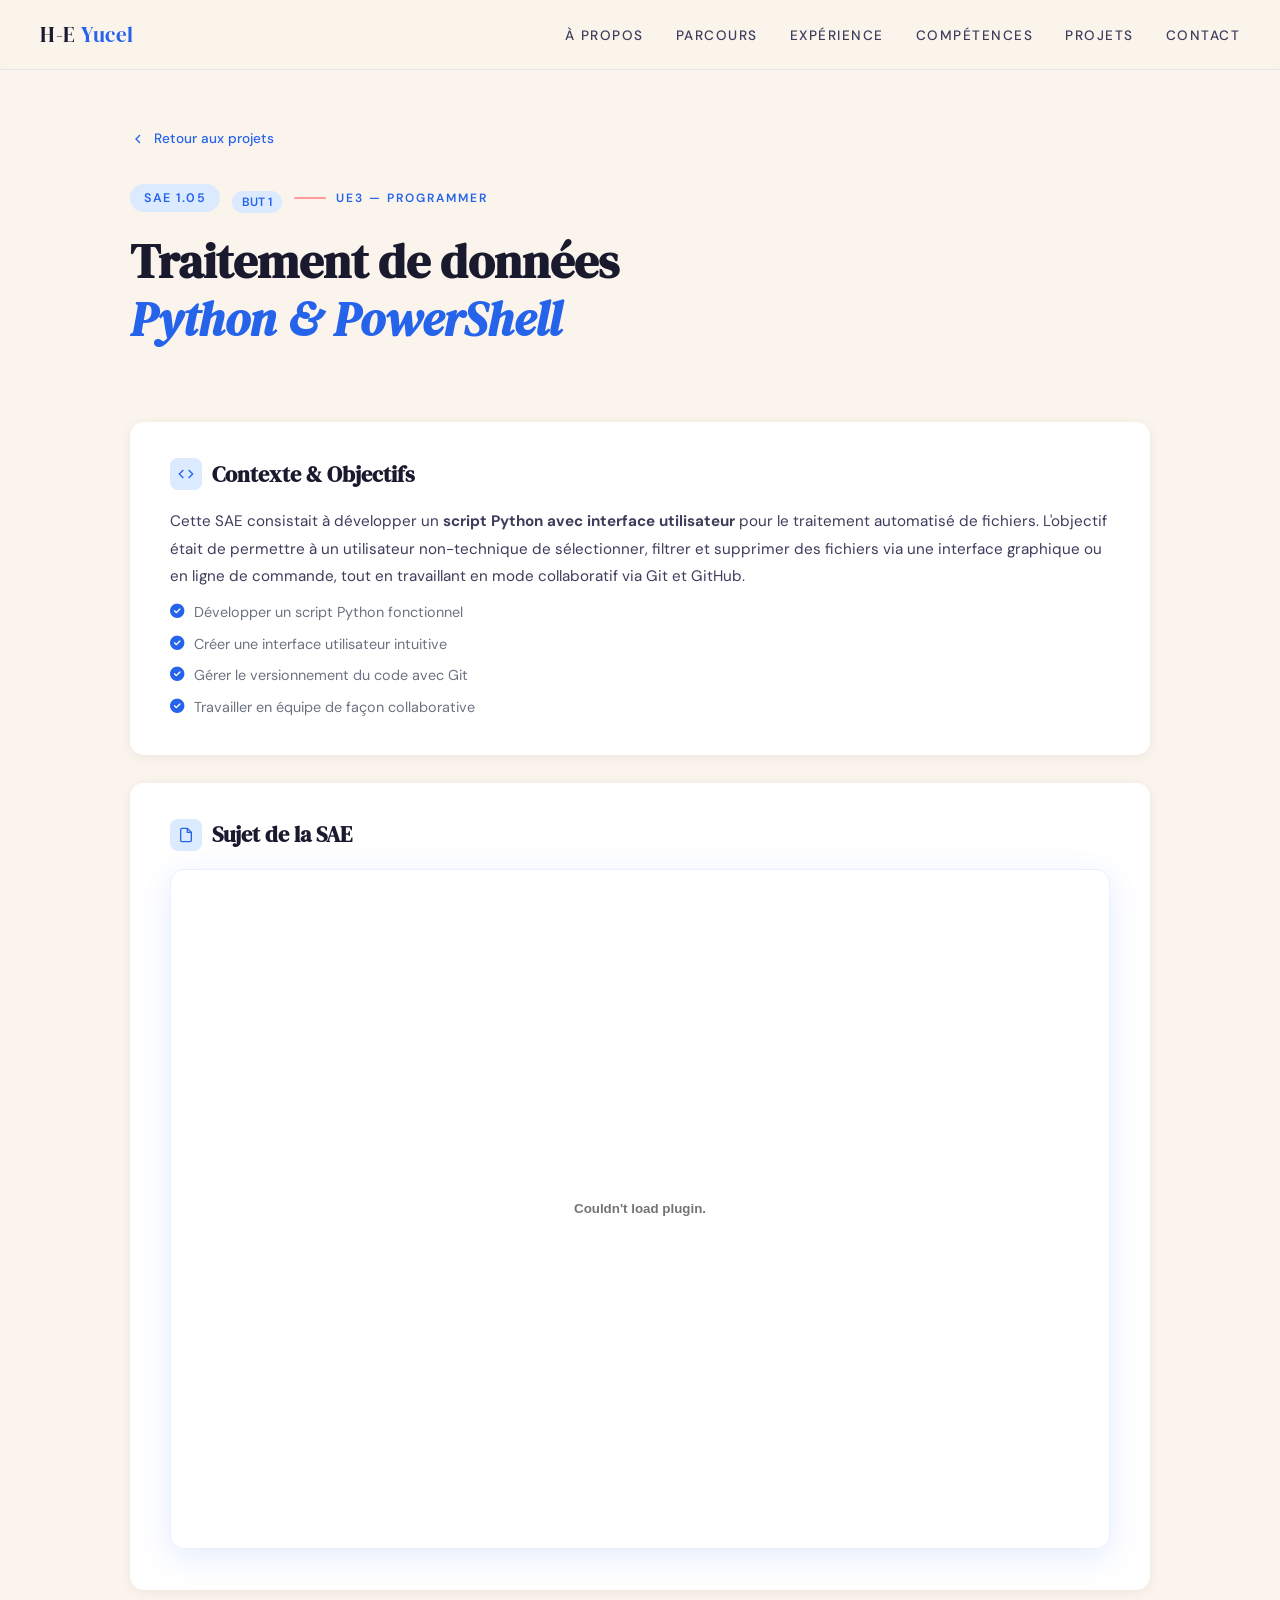
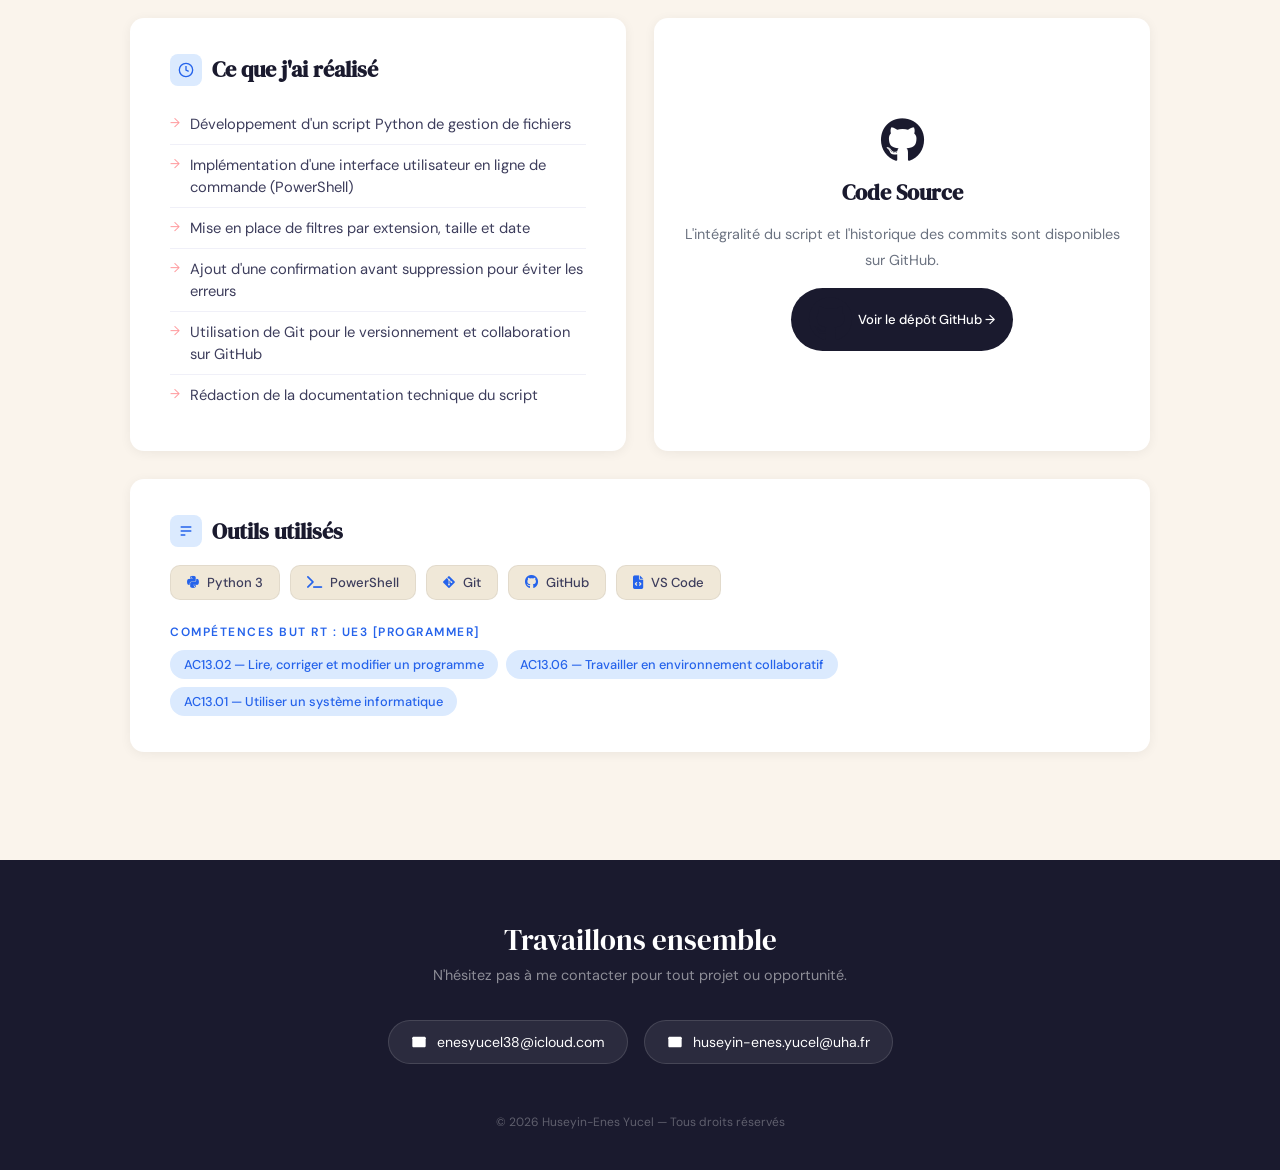
<file: sae2.html>
<!DOCTYPE html>
<html lang="fr">
<head>
    <meta charset="UTF-8">
    <meta name="viewport" content="width=device-width, initial-scale=1.0">
    <title>SAE 1.05 — Traitement de données | Huseyin-Enes YUCEL</title>
    <link rel="preconnect" href="https://fonts.googleapis.com">
    <link rel="preconnect" href="https://fonts.gstatic.com" crossorigin>
    <link href="https://fonts.googleapis.com/css2?family=DM+Serif+Display:ital@0;1&family=DM+Sans:wght@300;400;500;600&display=swap" rel="stylesheet">
    <link rel="stylesheet" href="style.css">
    <link rel="stylesheet" href="https://cdnjs.cloudflare.com/ajax/libs/font-awesome/6.5.0/css/all.min.css">
    <style>
        .sae-hero { padding: 130px 40px 60px; max-width: 1100px; margin: 0 auto; }
        .back-link { display:inline-flex;align-items:center;gap:8px;color:var(--blue);text-decoration:none;font-size:.85rem;font-weight:500;margin-bottom:36px;transition:gap .25s; }
        .back-link:hover { gap:12px; }
        .sae-meta { display:flex;align-items:center;gap:12px;margin-bottom:20px;flex-wrap:wrap; }
        .stage-badge { display:inline-flex;align-items:center;background:var(--blue-pale);color:var(--blue);font-size:.78rem;font-weight:600;text-transform:uppercase;letter-spacing:1.5px;padding:6px 14px;border-radius:999px; }
        .sae-hero h1 { font-family:'DM Serif Display',serif;font-size:clamp(2rem,4vw,3rem);color:var(--ink);line-height:1.2;margin-bottom:14px; }
        .sae-hero h1 em { color:var(--blue);font-style:italic; }
        .sae-hero .intro { font-size:1.05rem;color:var(--muted);max-width:680px;line-height:1.75;margin-bottom:0; }
        .sae-content { max-width:1100px;margin:0 auto;padding:0 40px 80px; }
        .sae-block { background:var(--white);border-radius:var(--radius);padding:36px 40px;box-shadow:0 2px 12px rgba(0,0,0,.06);margin-bottom:28px; }
        .sae-block h2 { font-family:'DM Serif Display',serif;font-size:1.4rem;color:var(--ink);margin-bottom:18px;display:flex;align-items:center;gap:10px;text-align:left;border-bottom:none; }
        .block-icon { width:32px;height:32px;background:var(--blue-pale);border-radius:8px;display:flex;align-items:center;justify-content:center;flex-shrink:0; }
        .block-icon svg { width:16px;height:16px;stroke:var(--blue);fill:none;stroke-width:2; }
        .sae-block p { font-size:.95rem;color:var(--ink-soft);line-height:1.8;margin-bottom:12px; }
        .sae-block ul { list-style:none;padding:0;margin:0; }
        .sae-block li { font-size:.92rem;color:var(--ink-soft);padding:9px 0 9px 20px;position:relative;line-height:1.5;border-bottom:1px solid #f0f0f8; }
        .sae-block li:last-child { border-bottom:none; }
        .sae-block li::before { content:'→';position:absolute;left:0;color:var(--pink);font-size:.8rem; }
        .two-col { display:grid;grid-template-columns:1fr 1fr;gap:28px; }
        .tool-grid { display:flex;flex-wrap:wrap;gap:10px;margin-top:4px; }
        .tool-pill { display:inline-flex;align-items:center;gap:8px;background:var(--cream-dark);color:var(--ink-soft);font-size:.82rem;font-weight:500;padding:8px 16px;border-radius:10px;border:1px solid rgba(0,0,0,.06); }
        .tool-pill i { color:var(--blue);font-size:.85rem; }
        .check-list { list-style:none;padding:0;margin:0;display:flex;flex-direction:column;gap:10px; }
        .check-list li { display:flex;align-items:flex-start;gap:10px;font-size:.9rem;color:var(--muted);padding:0;border:none; }
        .check-list li::before { display:none; }
        .check-list li i { color:var(--blue);margin-top:2px;flex-shrink:0; }
        .pdf-embed { width:100%;height:680px;border-radius:var(--radius);box-shadow:var(--shadow);border:1px solid rgba(37,99,235,.1); }
        .img-embed { width:100%;border-radius:var(--radius);box-shadow:var(--shadow);border:1px solid rgba(37,99,235,.1);display:block; }
        .github-card { display:flex;flex-direction:column;align-items:center;justify-content:center;text-align:center;gap:14px;padding:20px; }
        .github-card i { font-size:2.8rem;color:var(--ink); }
        @media(max-width:768px) {
            .sae-hero { padding:110px 24px 50px; }
            .sae-content { padding:0 24px 60px; }
            .two-col { grid-template-columns:1fr; }
            .sae-block { padding:24px; }
        }
    </style>
</head>
<body>
    <header id="main-header">
        <div class="logo">H-E <span>Yucel</span></div>
        <nav><ul>
            <li><a href="index.html#hero">À propos</a></li>
            <li><a href="index.html#parcours">Parcours</a></li>
            <li><a href="index.html#experience">Expérience</a></li>
            <li><a href="index.html#comp">Compétences</a></li>
            <li><a href="index.html#projects">Projets</a></li>
            <li><a href="index.html#contact">Contact</a></li>
        </ul></nav>
    </header>
    <div class="sae-hero">
        <a href="index.html#projects" class="back-link">
            <svg width="16" height="16" viewBox="0 0 24 24" fill="none" stroke="currentColor" stroke-width="2"><polyline points="15 18 9 12 15 6"/></svg>
            Retour aux projets
        </a>
        <div class="sae-meta">
            <span class="stage-badge">SAE 1.05</span>
            <span class="tl-date">BUT 1</span>
            <span class="section-label" style="margin:0;">UE3 — Programmer</span>
        </div>
        <h1>Traitement de données<br><em>Python & PowerShell</em></h1>
    </div>
    <div class="sae-content">

        <div class="sae-block reveal">
            <h2>
                <div class="block-icon"><svg viewBox="0 0 24 24"><polyline points="16 18 22 12 16 6"/><polyline points="8 6 2 12 8 18"/></svg></div>
                Contexte & Objectifs
            </h2>
            <p>Cette SAE consistait à développer un <strong>script Python avec interface utilisateur</strong> pour le traitement automatisé de fichiers. L'objectif était de permettre à un utilisateur non-technique de sélectionner, filtrer et supprimer des fichiers via une interface graphique ou en ligne de commande, tout en travaillant en mode collaboratif via Git et GitHub.</p>
            <ul class="check-list">
                <li><i class="fas fa-check-circle"></i> Développer un script Python fonctionnel</li>
                <li><i class="fas fa-check-circle"></i> Créer une interface utilisateur intuitive</li>
                <li><i class="fas fa-check-circle"></i> Gérer le versionnement du code avec Git</li>
                <li><i class="fas fa-check-circle"></i> Travailler en équipe de façon collaborative</li>
            </ul>
        </div>

        <div class="sae-block reveal">
            <h2>
                <div class="block-icon"><svg viewBox="0 0 24 24"><path d="M14 2H6a2 2 0 0 0-2 2v16a2 2 0 0 0 2 2h12a2 2 0 0 0 2-2V8z"/><polyline points="14 2 14 8 20 8"/></svg></div>
                Sujet de la SAE
            </h2>
            <embed src="sae.pdf#toolbar=1&navpanes=0&scrollbar=1" type="application/pdf" class="pdf-embed">
        </div>
        

        <div class="two-col reveal">
            <div class="sae-block">
                <h2>
                    <div class="block-icon"><svg viewBox="0 0 24 24"><circle cx="12" cy="12" r="10"/><polyline points="12 6 12 12 16 14"/></svg></div>
                    Ce que j'ai réalisé
                </h2>
                <ul>
                    <li>Développement d'un script Python de gestion de fichiers</li>
                    <li>Implémentation d'une interface utilisateur en ligne de commande (PowerShell)</li>
                    <li>Mise en place de filtres par extension, taille et date</li>
                    <li>Ajout d'une confirmation avant suppression pour éviter les erreurs</li>
                    <li>Utilisation de Git pour le versionnement et collaboration sur GitHub</li>
                    <li>Rédaction de la documentation technique du script</li>
                </ul>
            </div>
            <div class="sae-block github-card">
                <i class="fab fa-github"></i>
                <h2 style="margin:0;">Code Source</h2>
                <p style="color:var(--muted);font-size:.9rem;margin:0;">L'intégralité du script et l'historique des commits sont disponibles sur GitHub.</p>
                <a href="https://github.com/Enes3868/SAE_traiter_donnees" target="_blank" class="btn">
                    <i class="fab fa-github"></i> Voir le dépôt GitHub →
                </a>
            </div>
        </div>

        <div class="sae-block reveal">
            <h2>
                <div class="block-icon"><svg viewBox="0 0 24 24"><path d="M4 6h16M4 12h16M4 18h7"/></svg></div>
                Outils utilisés
            </h2>
            <div class="tool-grid">
                <span class="tool-pill"><i class="fab fa-python"></i> Python 3</span>
                <span class="tool-pill"><i class="fas fa-terminal"></i> PowerShell</span>
                <span class="tool-pill"><i class="fab fa-git-alt"></i> Git</span>
                <span class="tool-pill"><i class="fab fa-github"></i> GitHub</span>
                <span class="tool-pill"><i class="fas fa-file-code"></i> VS Code</span>
            </div>
            <div style="margin-top:24px;">
                <h3 style="font-size:.75rem;font-weight:600;text-transform:uppercase;letter-spacing:1.5px;color:var(--blue);margin-bottom:10px;">Compétences BUT RT : UE3 [Programmer]</h3>
                <div class="pills" style="gap:8px;">
                    <span class="pill">AC13.02 — Lire, corriger et modifier un programme</span>
                    <span class="pill">AC13.06 — Travailler en environnement collaboratif</span>
                    <span class="pill">AC13.01 — Utiliser un système informatique</span>
                </div>
            </div>
        </div>
    </div>
    <footer id="contact">
        <p class="foot-title">Travaillons ensemble</p>
        <p class="foot-sub">N'hésitez pas à me contacter pour tout projet ou opportunité.</p>
        <div class="contact-links">
            <a href="mailto:enesyucel38@icloud.com" class="email-link">
                <svg viewBox="0 0 24 24"><path d="M4 4h16c1.1 0 2 .9 2 2v12c0 1.1-.9 2-2 2H4c-1.1 0-2-.9-2-2V6c0-1.1.9-2 2-2z"/><polyline points="22,6 12,13 2,6" fill="none" stroke="currentColor" stroke-width="2"/></svg>
                enesyucel38@icloud.com
            </a>
            <a href="mailto:huseyin-enes.yucel@uha.fr" class="email-link">
                <svg viewBox="0 0 24 24"><path d="M4 4h16c1.1 0 2 .9 2 2v12c0 1.1-.9 2-2 2H4c-1.1 0-2-.9-2-2V6c0-1.1.9-2 2-2z"/><polyline points="22,6 12,13 2,6" fill="none" stroke="currentColor" stroke-width="2"/></svg>
                huseyin-enes.yucel@uha.fr
            </a>
        </div>
        <p class="copy">© 2026 Huseyin-Enes Yucel — Tous droits réservés</p>
    </footer>
    <script>
        const header = document.getElementById('main-header');
        window.addEventListener('scroll', () => header.classList.toggle('scrolled', window.scrollY > 20));
        document.querySelectorAll('.reveal').forEach(el =>
            new IntersectionObserver(([e]) => { if(e.isIntersecting) el.classList.add('visible'); }, {threshold:.1}).observe(el));
    </script>
</body>
</html>
</file>
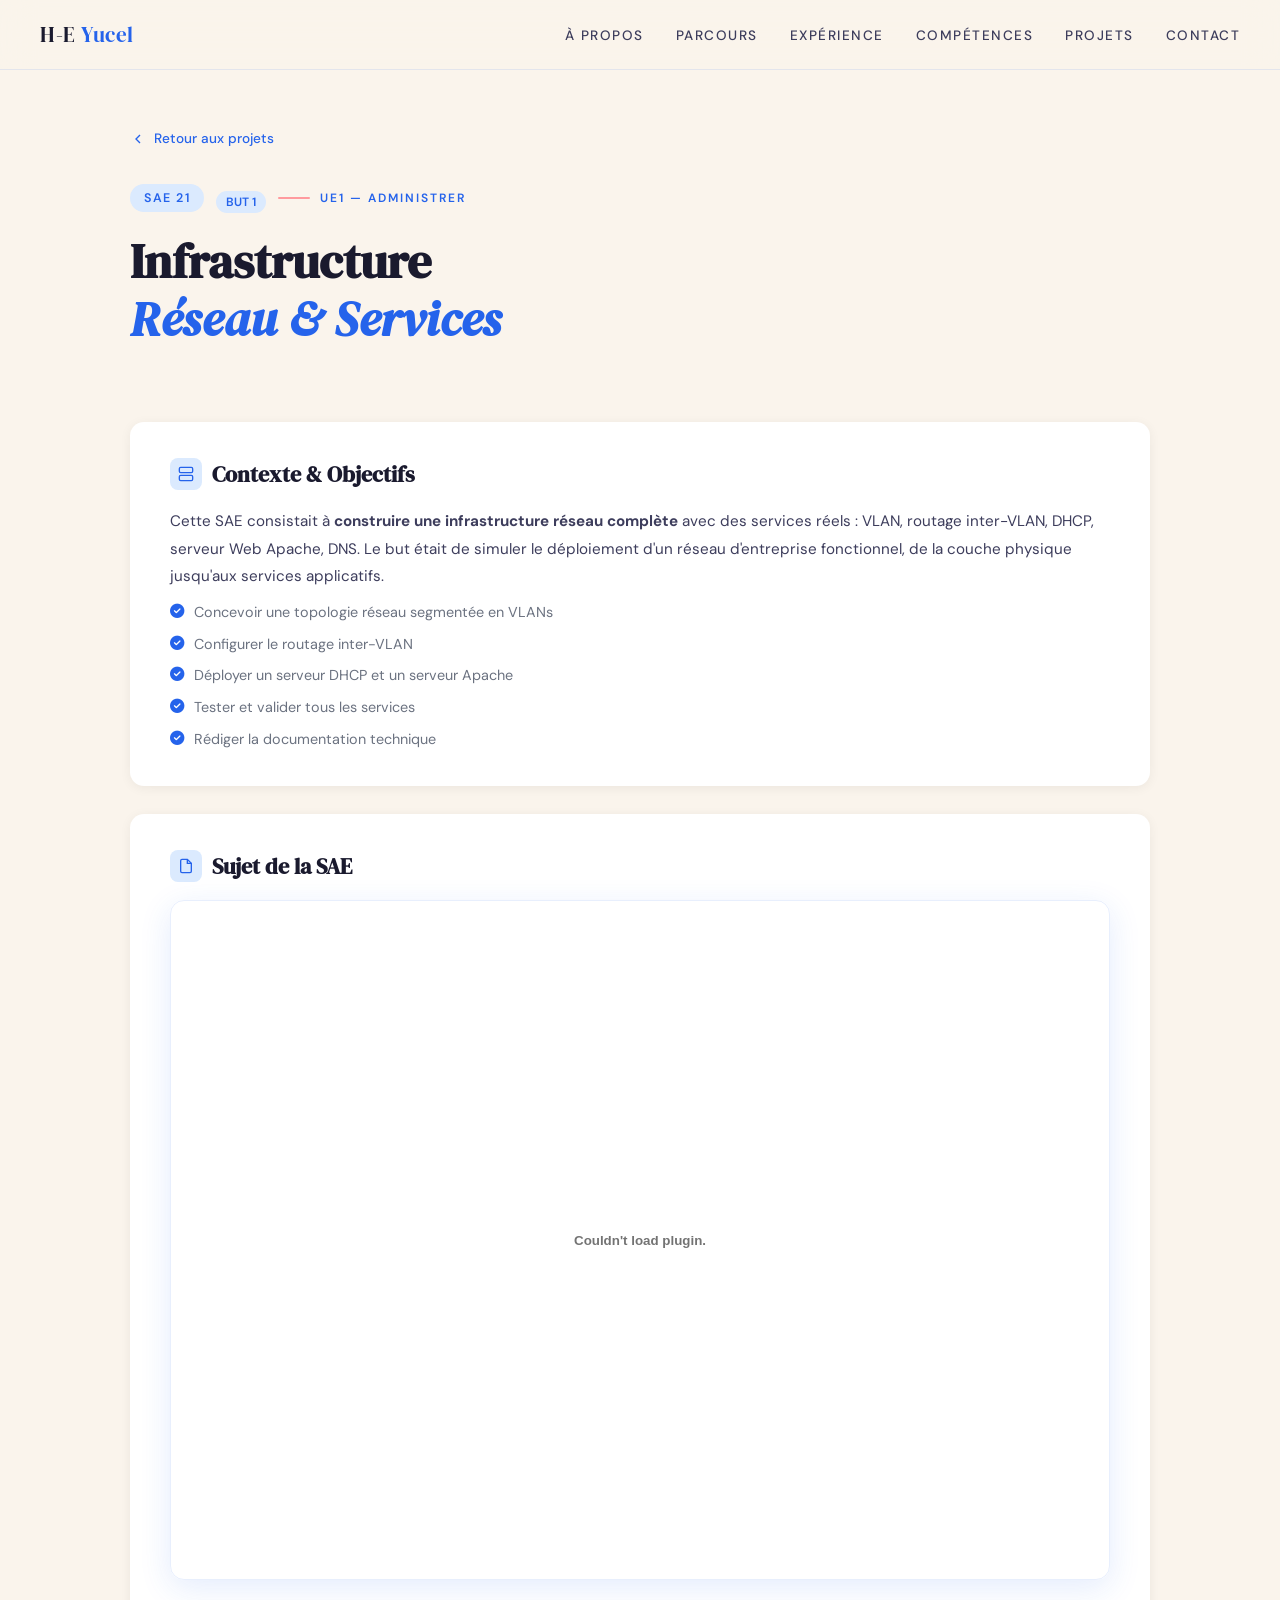
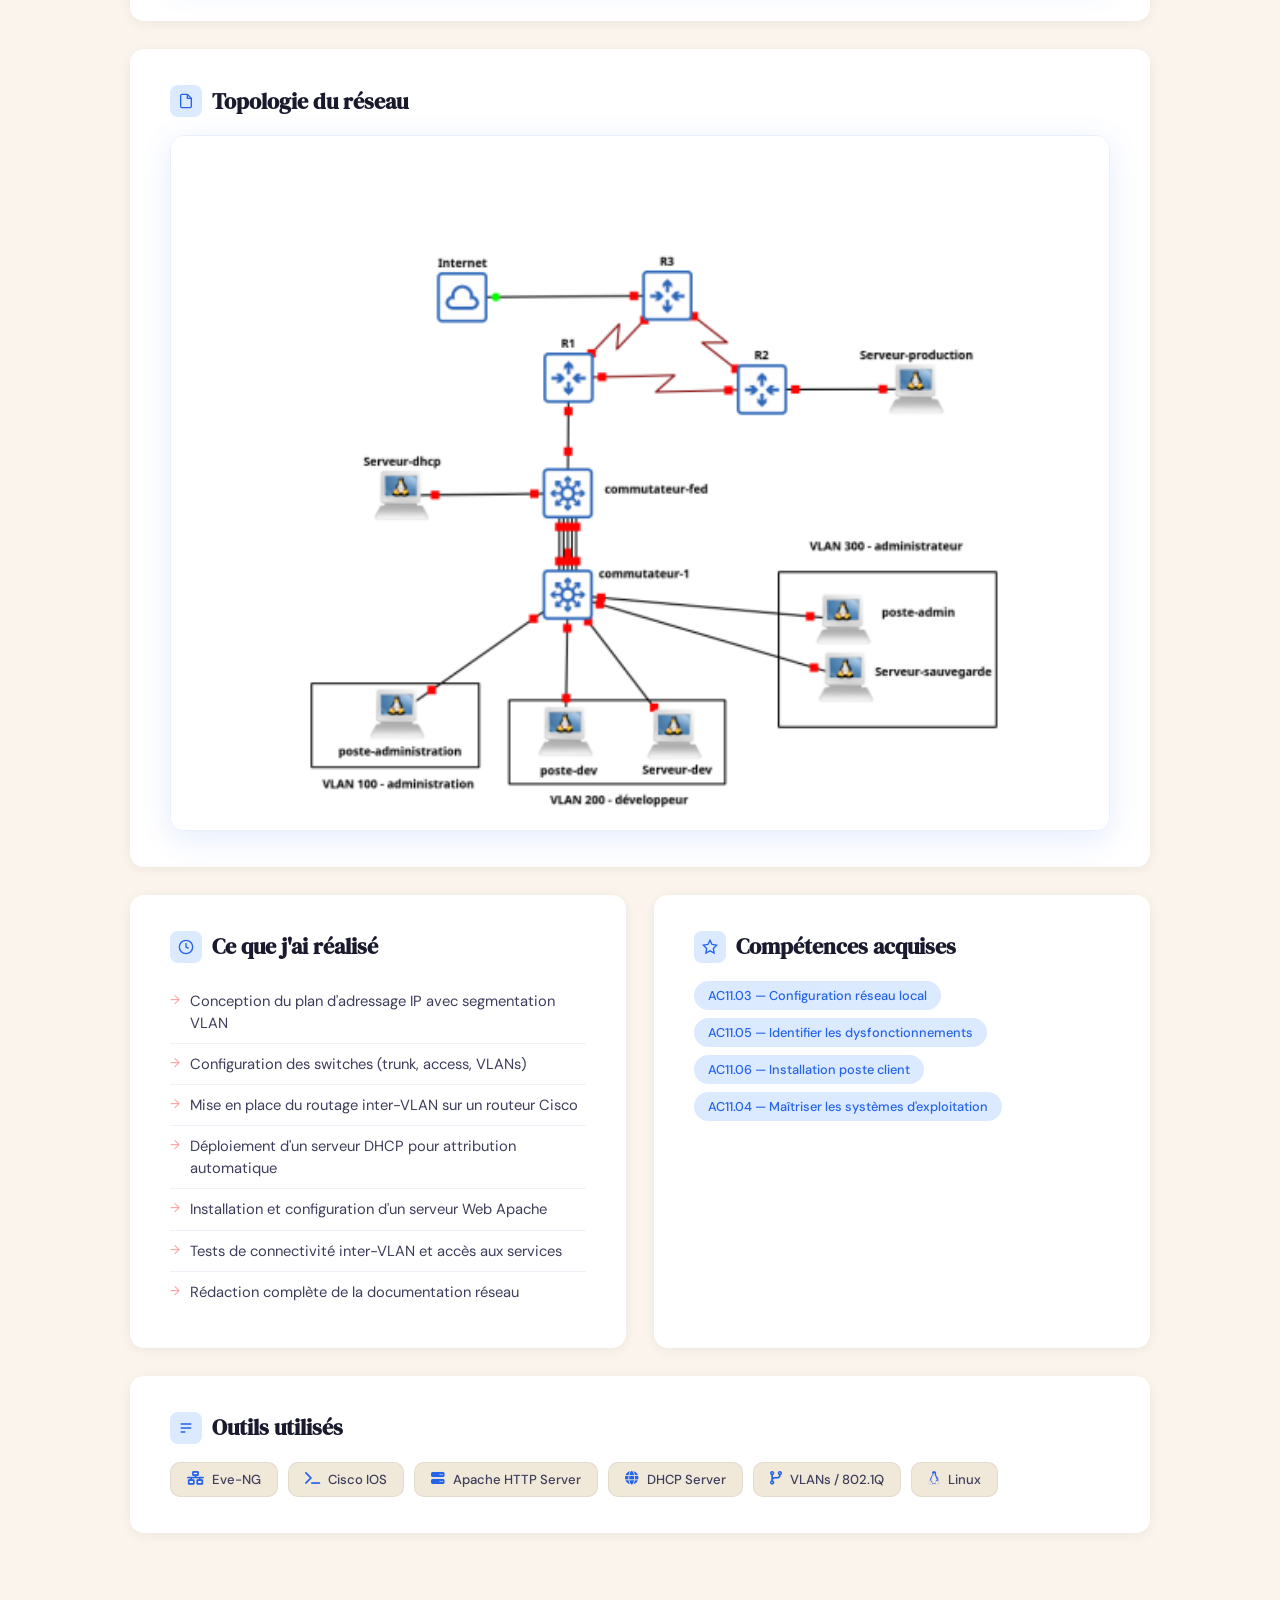
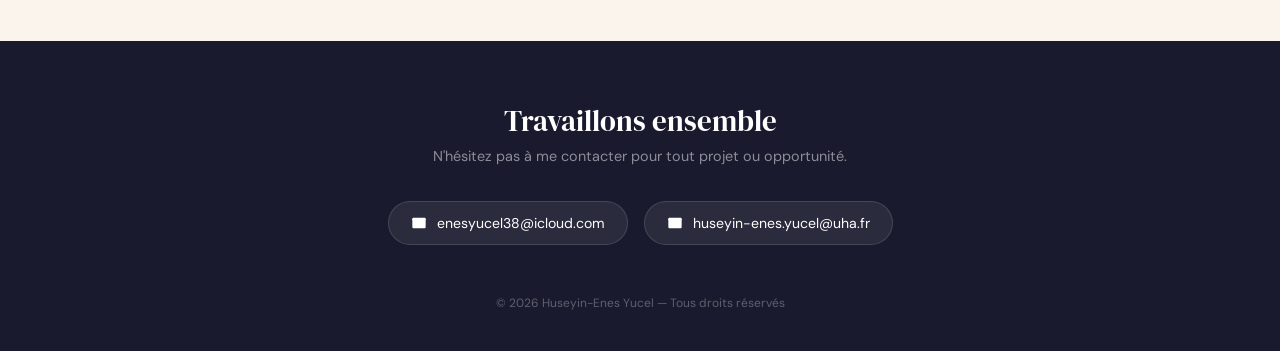
<file: sae3.html>
<!DOCTYPE html>
<html lang="fr">
<head>
    <meta charset="UTF-8">
    <meta name="viewport" content="width=device-width, initial-scale=1.0">
    <title>SAE 21 — Infrastructure réseau | Huseyin-Enes YUCEL</title>
    <link rel="preconnect" href="https://fonts.googleapis.com">
    <link rel="preconnect" href="https://fonts.gstatic.com" crossorigin>
    <link href="https://fonts.googleapis.com/css2?family=DM+Serif+Display:ital@0;1&family=DM+Sans:wght@300;400;500;600&display=swap" rel="stylesheet">
    <link rel="stylesheet" href="style.css">
    <link rel="stylesheet" href="https://cdnjs.cloudflare.com/ajax/libs/font-awesome/6.5.0/css/all.min.css">
    <style>
        .sae-hero { padding: 130px 40px 60px; max-width: 1100px; margin: 0 auto; }
        .back-link { display:inline-flex;align-items:center;gap:8px;color:var(--blue);text-decoration:none;font-size:.85rem;font-weight:500;margin-bottom:36px;transition:gap .25s; }
        .back-link:hover { gap:12px; }
        .sae-meta { display:flex;align-items:center;gap:12px;margin-bottom:20px;flex-wrap:wrap; }
        .stage-badge { display:inline-flex;align-items:center;background:var(--blue-pale);color:var(--blue);font-size:.78rem;font-weight:600;text-transform:uppercase;letter-spacing:1.5px;padding:6px 14px;border-radius:999px; }
        .sae-hero h1 { font-family:'DM Serif Display',serif;font-size:clamp(2rem,4vw,3rem);color:var(--ink);line-height:1.2;margin-bottom:14px; }
        .sae-hero h1 em { color:var(--blue);font-style:italic; }
        .sae-hero .intro { font-size:1.05rem;color:var(--muted);max-width:680px;line-height:1.75;margin-bottom:0; }
        .sae-content { max-width:1100px;margin:0 auto;padding:0 40px 80px; }
        .sae-block { background:var(--white);border-radius:var(--radius);padding:36px 40px;box-shadow:0 2px 12px rgba(0,0,0,.06);margin-bottom:28px; }
        .sae-block h2 { font-family:'DM Serif Display',serif;font-size:1.4rem;color:var(--ink);margin-bottom:18px;display:flex;align-items:center;gap:10px;text-align:left;border-bottom:none; }
        .block-icon { width:32px;height:32px;background:var(--blue-pale);border-radius:8px;display:flex;align-items:center;justify-content:center;flex-shrink:0; }
        .block-icon svg { width:16px;height:16px;stroke:var(--blue);fill:none;stroke-width:2; }
        .sae-block p { font-size:.95rem;color:var(--ink-soft);line-height:1.8;margin-bottom:12px; }
        .sae-block ul { list-style:none;padding:0;margin:0; }
        .sae-block li { font-size:.92rem;color:var(--ink-soft);padding:9px 0 9px 20px;position:relative;line-height:1.5;border-bottom:1px solid #f0f0f8; }
        .sae-block li:last-child { border-bottom:none; }
        .sae-block li::before { content:'→';position:absolute;left:0;color:var(--pink);font-size:.8rem; }
        .two-col { display:grid;grid-template-columns:1fr 1fr;gap:28px; }
        .tool-grid { display:flex;flex-wrap:wrap;gap:10px;margin-top:4px; }
        .tool-pill { display:inline-flex;align-items:center;gap:8px;background:var(--cream-dark);color:var(--ink-soft);font-size:.82rem;font-weight:500;padding:8px 16px;border-radius:10px;border:1px solid rgba(0,0,0,.06); }
        .tool-pill i { color:var(--blue);font-size:.85rem; }
        .check-list { list-style:none;padding:0;margin:0;display:flex;flex-direction:column;gap:10px; }
        .check-list li { display:flex;align-items:flex-start;gap:10px;font-size:.9rem;color:var(--muted);padding:0;border:none; }
        .check-list li::before { display:none; }
        .check-list li i { color:var(--blue);margin-top:2px;flex-shrink:0; }
        .pdf-embed { width:100%;height:680px;border-radius:var(--radius);box-shadow:var(--shadow);border:1px solid rgba(37,99,235,.1); }
        .img-embed { width:100%;border-radius:var(--radius);box-shadow:var(--shadow);border:1px solid rgba(37,99,235,.1);display:block; }
        .github-card { display:flex;flex-direction:column;align-items:center;justify-content:center;text-align:center;gap:14px;padding:20px; }
        .github-card i { font-size:2.8rem;color:var(--ink); }
        @media(max-width:768px) {
            .sae-hero { padding:110px 24px 50px; }
            .sae-content { padding:0 24px 60px; }
            .two-col { grid-template-columns:1fr; }
            .sae-block { padding:24px; }
        }
    </style>
</head>
<body>
    <header id="main-header">
        <div class="logo">H-E <span>Yucel</span></div>
        <nav><ul>
            <li><a href="index.html#hero">À propos</a></li>
            <li><a href="index.html#parcours">Parcours</a></li>
            <li><a href="index.html#experience">Expérience</a></li>
            <li><a href="index.html#comp">Compétences</a></li>
            <li><a href="index.html#projects">Projets</a></li>
            <li><a href="index.html#contact">Contact</a></li>
        </ul></nav>
    </header>
    <div class="sae-hero">
        <a href="index.html#projects" class="back-link">
            <svg width="16" height="16" viewBox="0 0 24 24" fill="none" stroke="currentColor" stroke-width="2"><polyline points="15 18 9 12 15 6"/></svg>
            Retour aux projets
        </a>
        <div class="sae-meta">
            <span class="stage-badge">SAE 21</span>
            <span class="tl-date">BUT 1</span>
            <span class="section-label" style="margin:0;">UE1 — Administrer</span>
        </div>
        <h1>Infrastructure<br><em>Réseau & Services</em></h1>
    </div>
    <div class="sae-content">

        <div class="sae-block reveal">
            <h2>
                <div class="block-icon"><svg viewBox="0 0 24 24"><rect x="2" y="2" width="20" height="8" rx="2"/><rect x="2" y="14" width="20" height="8" rx="2"/><line x1="6" y1="6" x2="6.01" y2="6"/><line x1="6" y1="18" x2="6.01" y2="18"/></svg></div>
                Contexte & Objectifs
            </h2>
            <p>Cette SAE consistait à <strong>construire une infrastructure réseau complète</strong> avec des services réels : VLAN, routage inter-VLAN, DHCP, serveur Web Apache, DNS. Le but était de simuler le déploiement d'un réseau d'entreprise fonctionnel, de la couche physique jusqu'aux services applicatifs.</p>
            <ul class="check-list">
                <li><i class="fas fa-check-circle"></i> Concevoir une topologie réseau segmentée en VLANs</li>
                <li><i class="fas fa-check-circle"></i> Configurer le routage inter-VLAN</li>
                <li><i class="fas fa-check-circle"></i> Déployer un serveur DHCP et un serveur Apache</li>
                <li><i class="fas fa-check-circle"></i> Tester et valider tous les services</li>
                <li><i class="fas fa-check-circle"></i> Rédiger la documentation technique</li>
            </ul>
        </div>

        <div class="sae-block reveal">
            <h2>
                <div class="block-icon"><svg viewBox="0 0 24 24"><path d="M14 2H6a2 2 0 0 0-2 2v16a2 2 0 0 0 2 2h12a2 2 0 0 0 2-2V8z"/><polyline points="14 2 14 8 20 8"/></svg></div>
                Sujet de la SAE
            </h2>
            <embed src="sae3.pdf#toolbar=1&navpanes=0&scrollbar=1" type="application/pdf" class="pdf-embed">
        </div>

        <div class="sae-block reveal">
            <h2>
                <div class="block-icon"><svg viewBox="0 0 24 24"><path d="M14 2H6a2 2 0 0 0-2 2v16a2 2 0 0 0 2 2h12a2 2 0 0 0 2-2V8z"/><polyline points="14 2 14 8 20 8"/></svg></div>
                Topologie du réseau
            </h2>

            <div style="display:flex; flex-direction:column; gap:24px;">
                <img src="topologie.png" alt="Topologie du réseau" class="img-embed">
            </div>
        </div>

        <div class="two-col reveal">
            <div class="sae-block">
                <h2>
                    <div class="block-icon"><svg viewBox="0 0 24 24"><circle cx="12" cy="12" r="10"/><polyline points="12 6 12 12 16 14"/></svg></div>
                    Ce que j'ai réalisé
                </h2>
                <ul>
                    <li>Conception du plan d'adressage IP avec segmentation VLAN</li>
                    <li>Configuration des switches (trunk, access, VLANs)</li>
                    <li>Mise en place du routage inter-VLAN sur un routeur Cisco</li>
                    <li>Déploiement d'un serveur DHCP pour attribution automatique</li>
                    <li>Installation et configuration d'un serveur Web Apache</li>
                    <li>Tests de connectivité inter-VLAN et accès aux services</li>
                    <li>Rédaction complète de la documentation réseau</li>
                </ul>
            </div>
            <div class="sae-block">
                <h2>
                    <div class="block-icon"><svg viewBox="0 0 24 24"><path d="M12 2l3.09 6.26L22 9.27l-5 4.87 1.18 6.88L12 17.77l-6.18 3.25L7 14.14 2 9.27l6.91-1.01L12 2z"/></svg></div>
                    Compétences acquises
                </h2>
                <div class="pills" style="gap:8px;">
                    <span class="pill">AC11.03 — Configuration réseau local</span>
                    <span class="pill">AC11.05 — Identifier les dysfonctionnements</span>
                    <span class="pill">AC11.06 — Installation poste client</span>
                    <span class="pill">AC11.04 — Maîtriser les systèmes d'exploitation</span>
                </div>
            </div>
        </div>

        <div class="sae-block reveal">
            <h2>
                <div class="block-icon"><svg viewBox="0 0 24 24"><path d="M4 6h16M4 12h16M4 18h7"/></svg></div>
                Outils utilisés
            </h2>
            <div class="tool-grid">
                <span class="tool-pill"><i class="fas fa-network-wired"></i> Eve-NG</span>
                <span class="tool-pill"><i class="fas fa-terminal"></i> Cisco IOS</span>
                <span class="tool-pill"><i class="fas fa-server"></i> Apache HTTP Server</span>
                <span class="tool-pill"><i class="fas fa-globe"></i> DHCP Server</span>
                <span class="tool-pill"><i class="fas fa-code-branch"></i> VLANs / 802.1Q</span>
                <span class="tool-pill"><i class="fab fa-linux"></i> Linux</span>
            </div>
        </div>
    </div>
    <footer id="contact">
        <p class="foot-title">Travaillons ensemble</p>
        <p class="foot-sub">N'hésitez pas à me contacter pour tout projet ou opportunité.</p>
        <div class="contact-links">
            <a href="mailto:enesyucel38@icloud.com" class="email-link">
                <svg viewBox="0 0 24 24"><path d="M4 4h16c1.1 0 2 .9 2 2v12c0 1.1-.9 2-2 2H4c-1.1 0-2-.9-2-2V6c0-1.1.9-2 2-2z"/><polyline points="22,6 12,13 2,6" fill="none" stroke="currentColor" stroke-width="2"/></svg>
                enesyucel38@icloud.com
            </a>
            <a href="mailto:huseyin-enes.yucel@uha.fr" class="email-link">
                <svg viewBox="0 0 24 24"><path d="M4 4h16c1.1 0 2 .9 2 2v12c0 1.1-.9 2-2 2H4c-1.1 0-2-.9-2-2V6c0-1.1.9-2 2-2z"/><polyline points="22,6 12,13 2,6" fill="none" stroke="currentColor" stroke-width="2"/></svg>
                huseyin-enes.yucel@uha.fr
            </a>
        </div>
        <p class="copy">© 2026 Huseyin-Enes Yucel — Tous droits réservés</p>
    </footer>
    <script>
        const header = document.getElementById('main-header');
        window.addEventListener('scroll', () => header.classList.toggle('scrolled', window.scrollY > 20));
        document.querySelectorAll('.reveal').forEach(el =>
            new IntersectionObserver(([e]) => { if(e.isIntersecting) el.classList.add('visible'); }, {threshold:.1}).observe(el));
    </script>
</body>
</html>
</file>
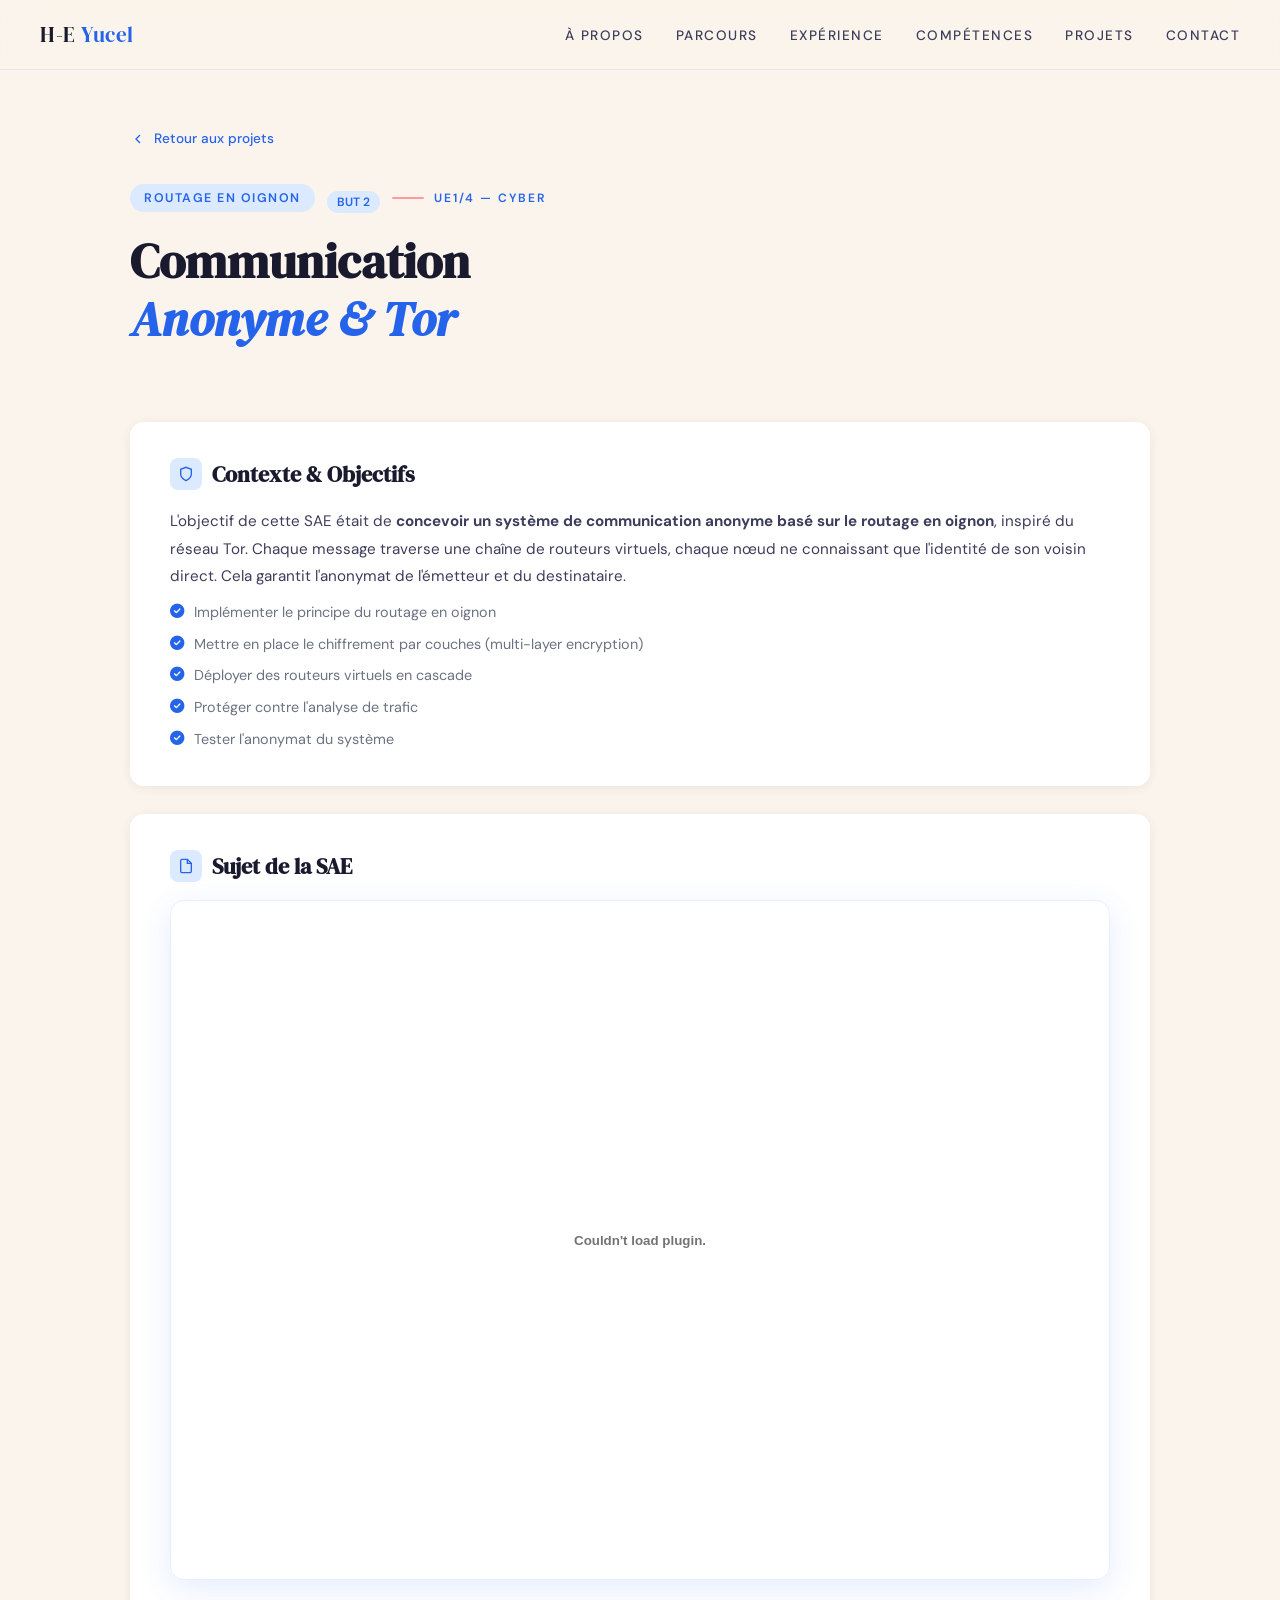
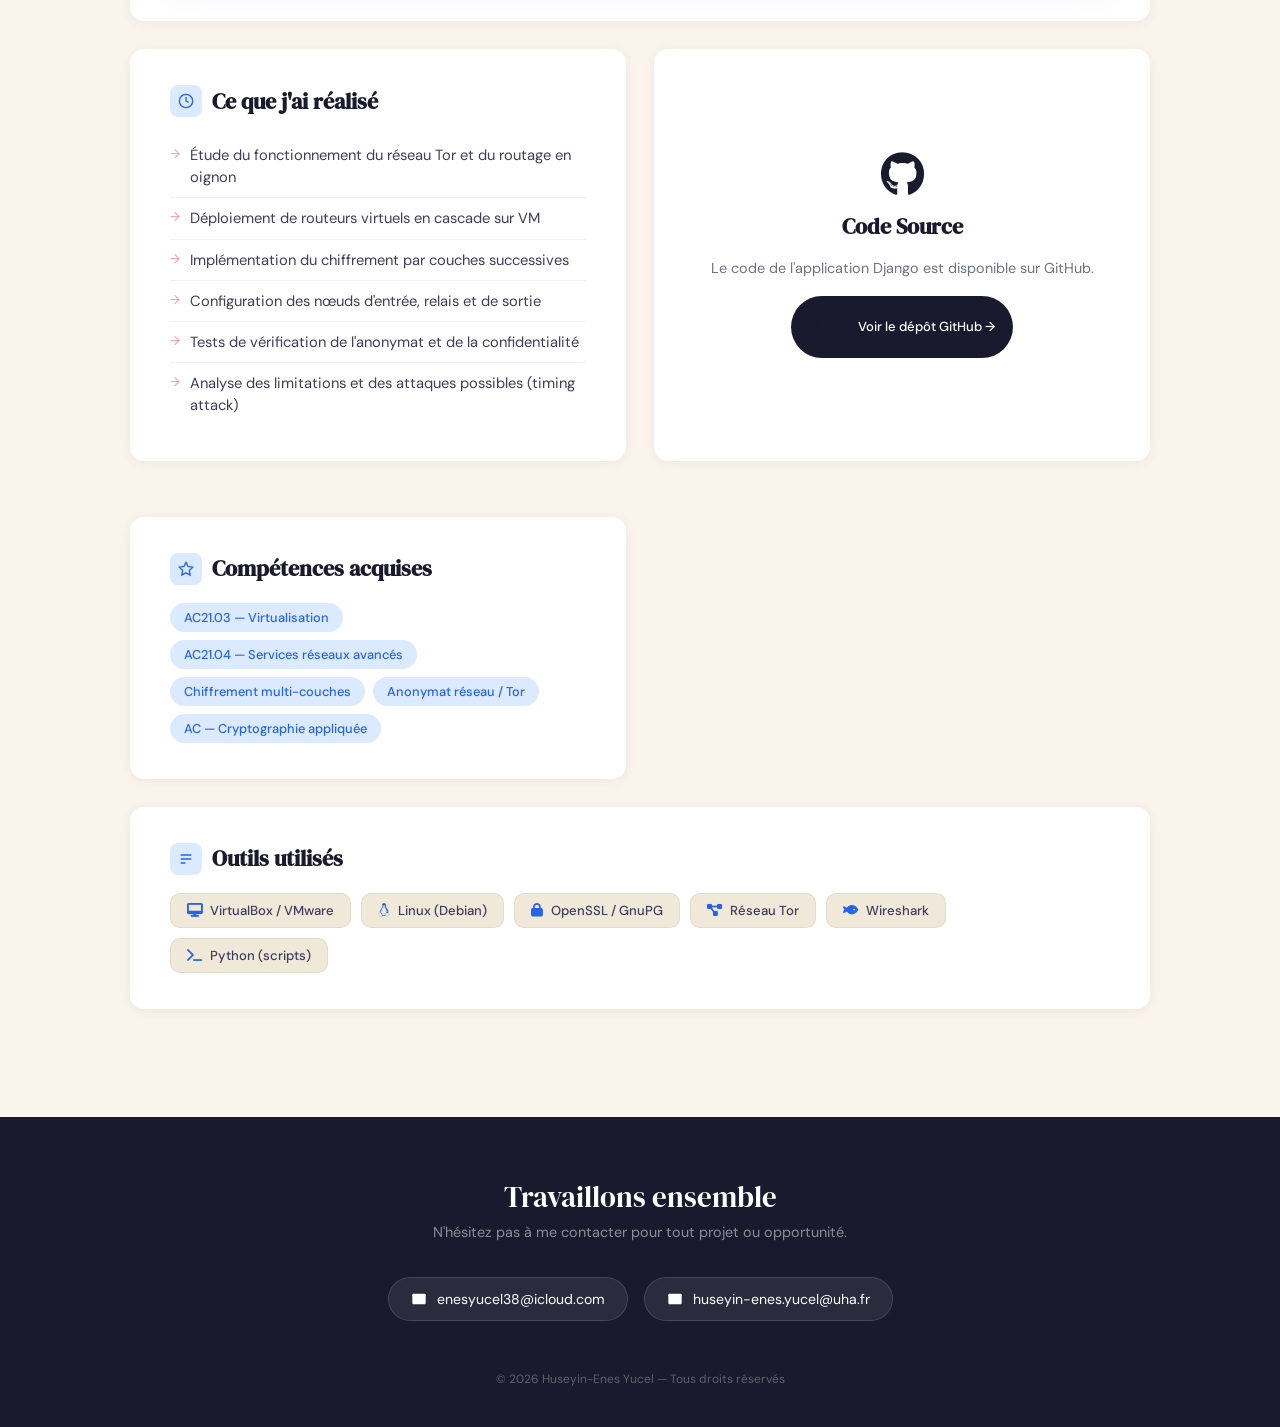
<file: saeoignon.html>
<!DOCTYPE html>
<html lang="fr">
<head>
    <meta charset="UTF-8">
    <meta name="viewport" content="width=device-width, initial-scale=1.0">
    <title>SAE Oignon — Routage anonyme | Huseyin-Enes YUCEL</title>
    <link rel="preconnect" href="https://fonts.googleapis.com">
    <link rel="preconnect" href="https://fonts.gstatic.com" crossorigin>
    <link href="https://fonts.googleapis.com/css2?family=DM+Serif+Display:ital@0;1&family=DM+Sans:wght@300;400;500;600&display=swap" rel="stylesheet">
    <link rel="stylesheet" href="style.css">
    <link rel="stylesheet" href="https://cdnjs.cloudflare.com/ajax/libs/font-awesome/6.5.0/css/all.min.css">
    <style>
        .sae-hero { padding: 130px 40px 60px; max-width: 1100px; margin: 0 auto; }
        .back-link { display:inline-flex;align-items:center;gap:8px;color:var(--blue);text-decoration:none;font-size:.85rem;font-weight:500;margin-bottom:36px;transition:gap .25s; }
        .back-link:hover { gap:12px; }
        .sae-meta { display:flex;align-items:center;gap:12px;margin-bottom:20px;flex-wrap:wrap; }
        .stage-badge { display:inline-flex;align-items:center;background:var(--blue-pale);color:var(--blue);font-size:.78rem;font-weight:600;text-transform:uppercase;letter-spacing:1.5px;padding:6px 14px;border-radius:999px; }
        .sae-hero h1 { font-family:'DM Serif Display',serif;font-size:clamp(2rem,4vw,3rem);color:var(--ink);line-height:1.2;margin-bottom:14px; }
        .sae-hero h1 em { color:var(--blue);font-style:italic; }
        .sae-hero .intro { font-size:1.05rem;color:var(--muted);max-width:680px;line-height:1.75;margin-bottom:0; }
        .sae-content { max-width:1100px;margin:0 auto;padding:0 40px 80px; }
        .sae-block { background:var(--white);border-radius:var(--radius);padding:36px 40px;box-shadow:0 2px 12px rgba(0,0,0,.06);margin-bottom:28px; }
        .sae-block h2 { font-family:'DM Serif Display',serif;font-size:1.4rem;color:var(--ink);margin-bottom:18px;display:flex;align-items:center;gap:10px;text-align:left;border-bottom:none; }
        .block-icon { width:32px;height:32px;background:var(--blue-pale);border-radius:8px;display:flex;align-items:center;justify-content:center;flex-shrink:0; }
        .block-icon svg { width:16px;height:16px;stroke:var(--blue);fill:none;stroke-width:2; }
        .sae-block p { font-size:.95rem;color:var(--ink-soft);line-height:1.8;margin-bottom:12px; }
        .sae-block ul { list-style:none;padding:0;margin:0; }
        .sae-block li { font-size:.92rem;color:var(--ink-soft);padding:9px 0 9px 20px;position:relative;line-height:1.5;border-bottom:1px solid #f0f0f8; }
        .sae-block li:last-child { border-bottom:none; }
        .sae-block li::before { content:'→';position:absolute;left:0;color:var(--pink);font-size:.8rem; }
        .two-col { display:grid;grid-template-columns:1fr 1fr;gap:28px; }
        .tool-grid { display:flex;flex-wrap:wrap;gap:10px;margin-top:4px; }
        .tool-pill { display:inline-flex;align-items:center;gap:8px;background:var(--cream-dark);color:var(--ink-soft);font-size:.82rem;font-weight:500;padding:8px 16px;border-radius:10px;border:1px solid rgba(0,0,0,.06); }
        .tool-pill i { color:var(--blue);font-size:.85rem; }
        .check-list { list-style:none;padding:0;margin:0;display:flex;flex-direction:column;gap:10px; }
        .check-list li { display:flex;align-items:flex-start;gap:10px;font-size:.9rem;color:var(--muted);padding:0;border:none; }
        .check-list li::before { display:none; }
        .check-list li i { color:var(--blue);margin-top:2px;flex-shrink:0; }
        .pdf-embed { width:100%;height:680px;border-radius:var(--radius);box-shadow:var(--shadow);border:1px solid rgba(37,99,235,.1); }
        .img-embed { width:100%;border-radius:var(--radius);box-shadow:var(--shadow);border:1px solid rgba(37,99,235,.1);display:block; }
        .github-card { display:flex;flex-direction:column;align-items:center;justify-content:center;text-align:center;gap:14px;padding:20px; }
        .github-card i { font-size:2.8rem;color:var(--ink); }
        @media(max-width:768px) {
            .sae-hero { padding:110px 24px 50px; }
            .sae-content { padding:0 24px 60px; }
            .two-col { grid-template-columns:1fr; }
            .sae-block { padding:24px; }
        }
    </style>
</head>
<body>
    <header id="main-header">
        <div class="logo">H-E <span>Yucel</span></div>
        <nav><ul>
            <li><a href="index.html#hero">À propos</a></li>
            <li><a href="index.html#parcours">Parcours</a></li>
            <li><a href="index.html#experience">Expérience</a></li>
            <li><a href="index.html#comp">Compétences</a></li>
            <li><a href="index.html#projects">Projets</a></li>
            <li><a href="index.html#contact">Contact</a></li>
        </ul></nav>
    </header>
    <div class="sae-hero">
        <a href="index.html#projects" class="back-link">
            <svg width="16" height="16" viewBox="0 0 24 24" fill="none" stroke="currentColor" stroke-width="2"><polyline points="15 18 9 12 15 6"/></svg>
            Retour aux projets
        </a>
        <div class="sae-meta">
            <span class="stage-badge">Routage en oignon</span>
            <span class="tl-date">BUT 2</span>
            <span class="section-label" style="margin:0;">UE1/4 — Cyber</span>
        </div>
        <h1>Communication<br><em>Anonyme & Tor</em></h1>
    </div>
    <div class="sae-content">

        <div class="sae-block reveal">
            <h2>
                <div class="block-icon"><svg viewBox="0 0 24 24"><path d="M12 22s8-4 8-10V5l-8-3-8 3v7c0 6 8 10 8 10z"/></svg></div>
                Contexte & Objectifs
            </h2>
            <p>L'objectif de cette SAE était de <strong>concevoir un système de communication anonyme basé sur le routage en oignon</strong>, inspiré du réseau Tor. Chaque message traverse une chaîne de routeurs virtuels, chaque nœud ne connaissant que l'identité de son voisin direct. Cela garantit l'anonymat de l'émetteur et du destinataire.</p>
            <ul class="check-list">
                <li><i class="fas fa-check-circle"></i> Implémenter le principe du routage en oignon</li>
                <li><i class="fas fa-check-circle"></i> Mettre en place le chiffrement par couches (multi-layer encryption)</li>
                <li><i class="fas fa-check-circle"></i> Déployer des routeurs virtuels en cascade</li>
                <li><i class="fas fa-check-circle"></i> Protéger contre l'analyse de trafic</li>
                <li><i class="fas fa-check-circle"></i> Tester l'anonymat du système</li>
            </ul>
        </div>

        <div class="sae-block reveal">
            <h2>
                <div class="block-icon"><svg viewBox="0 0 24 24"><path d="M14 2H6a2 2 0 0 0-2 2v16a2 2 0 0 0 2 2h12a2 2 0 0 0 2-2V8z"/><polyline points="14 2 14 8 20 8"/></svg></div>
                Sujet de la SAE
            </h2>
            <embed src="saeoignon.pdf#toolbar=1&navpanes=0&scrollbar=1" type="application/pdf" class="pdf-embed">
        </div>

        <div class="two-col reveal">
            <div class="sae-block">
                <h2>
                    <div class="block-icon"><svg viewBox="0 0 24 24"><circle cx="12" cy="12" r="10"/><polyline points="12 6 12 12 16 14"/></svg></div>
                    Ce que j'ai réalisé
                </h2>
                <ul>
                    <li>Étude du fonctionnement du réseau Tor et du routage en oignon</li>
                    <li>Déploiement de routeurs virtuels en cascade sur VM</li>
                    <li>Implémentation du chiffrement par couches successives</li>
                    <li>Configuration des nœuds d'entrée, relais et de sortie</li>
                    <li>Tests de vérification de l'anonymat et de la confidentialité</li>
                    <li>Analyse des limitations et des attaques possibles (timing attack)</li>
                </ul>
            </div>
            <div class="sae-block github-card">
                <i class="fab fa-github"></i>
                <h2 style="margin:0;">Code Source</h2>
                <p style="color:var(--muted);font-size:.9rem;margin:0;">Le code de l'application Django est disponible sur GitHub.</p>
                <a href="https://github.com/Enes3868/SAETOR" target="_blank" class="btn">
                    <i class="fab fa-github"></i> Voir le dépôt GitHub →
                </a>
            </div>
            <div class="sae-block">
                <h2>
                    <div class="block-icon"><svg viewBox="0 0 24 24"><path d="M12 2l3.09 6.26L22 9.27l-5 4.87 1.18 6.88L12 17.77l-6.18 3.25L7 14.14 2 9.27l6.91-1.01L12 2z"/></svg></div>
                    Compétences acquises
                </h2>
                <div class="pills" style="gap:8px;">
                    <span class="pill">AC21.03 — Virtualisation</span>
                    <span class="pill">AC21.04 — Services réseaux avancés</span>
                    <span class="pill">Chiffrement multi-couches</span>
                    <span class="pill">Anonymat réseau / Tor</span>
                    <span class="pill">AC — Cryptographie appliquée</span>
                </div>
            </div>
        </div>
        
        <div class="sae-block reveal">
            <h2>
                <div class="block-icon"><svg viewBox="0 0 24 24"><path d="M4 6h16M4 12h16M4 18h7"/></svg></div>
                Outils utilisés
            </h2>
            <div class="tool-grid">
                <span class="tool-pill"><i class="fas fa-desktop"></i> VirtualBox / VMware</span>
                <span class="tool-pill"><i class="fab fa-linux"></i> Linux (Debian)</span>
                <span class="tool-pill"><i class="fas fa-lock"></i> OpenSSL / GnuPG</span>
                <span class="tool-pill"><i class="fas fa-project-diagram"></i> Réseau Tor</span>
                <span class="tool-pill"><i class="fas fa-fish"></i> Wireshark</span>
                <span class="tool-pill"><i class="fas fa-terminal"></i> Python (scripts)</span>
            </div>

            
        </div>
    </div>
    <footer id="contact">
        <p class="foot-title">Travaillons ensemble</p>
        <p class="foot-sub">N'hésitez pas à me contacter pour tout projet ou opportunité.</p>
        <div class="contact-links">
            <a href="mailto:enesyucel38@icloud.com" class="email-link">
                <svg viewBox="0 0 24 24"><path d="M4 4h16c1.1 0 2 .9 2 2v12c0 1.1-.9 2-2 2H4c-1.1 0-2-.9-2-2V6c0-1.1.9-2 2-2z"/><polyline points="22,6 12,13 2,6" fill="none" stroke="currentColor" stroke-width="2"/></svg>
                enesyucel38@icloud.com
            </a>
            <a href="mailto:huseyin-enes.yucel@uha.fr" class="email-link">
                <svg viewBox="0 0 24 24"><path d="M4 4h16c1.1 0 2 .9 2 2v12c0 1.1-.9 2-2 2H4c-1.1 0-2-.9-2-2V6c0-1.1.9-2 2-2z"/><polyline points="22,6 12,13 2,6" fill="none" stroke="currentColor" stroke-width="2"/></svg>
                huseyin-enes.yucel@uha.fr
            </a>
        </div>
        <p class="copy">© 2026 Huseyin-Enes Yucel — Tous droits réservés</p>
    </footer>
    <script>
        const header = document.getElementById('main-header');
        window.addEventListener('scroll', () => header.classList.toggle('scrolled', window.scrollY > 20));
        document.querySelectorAll('.reveal').forEach(el =>
            new IntersectionObserver(([e]) => { if(e.isIntersecting) el.classList.add('visible'); }, {threshold:.1}).observe(el));
    </script>
</body>
</html>
</file>
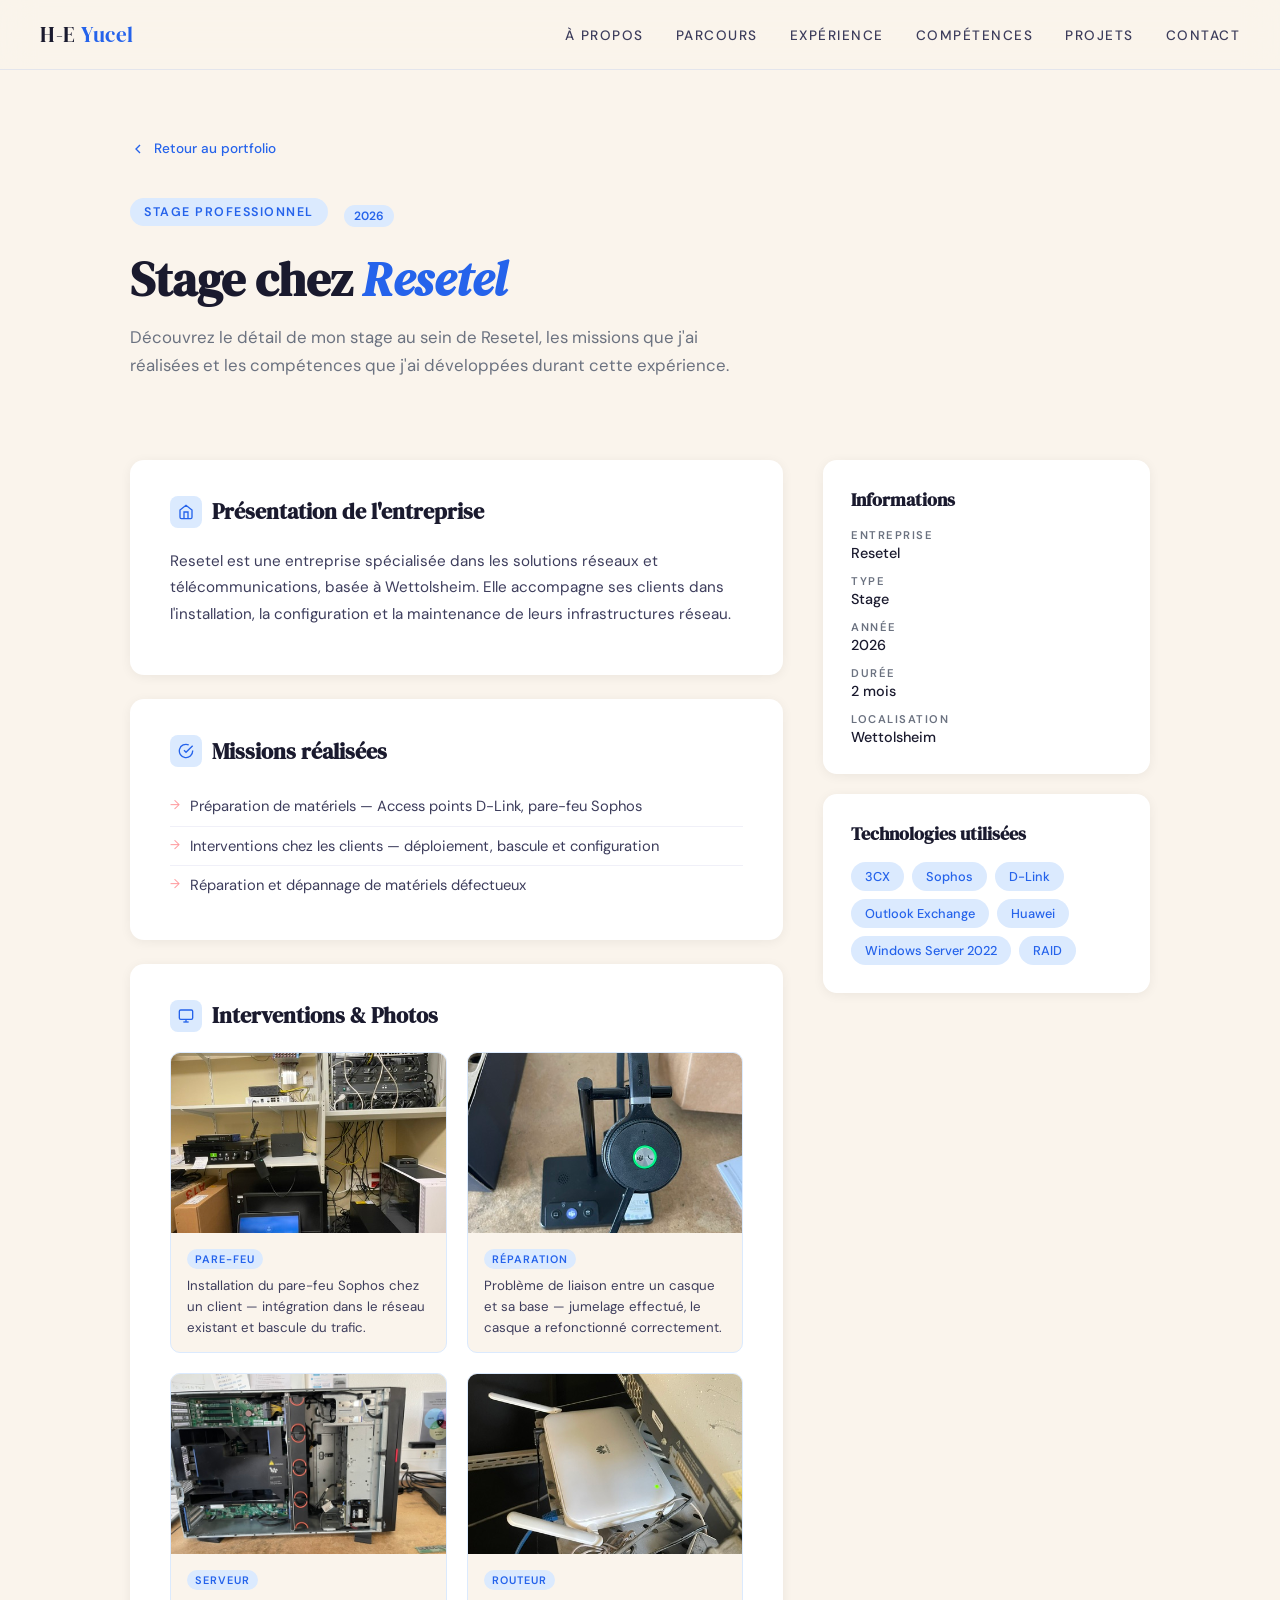
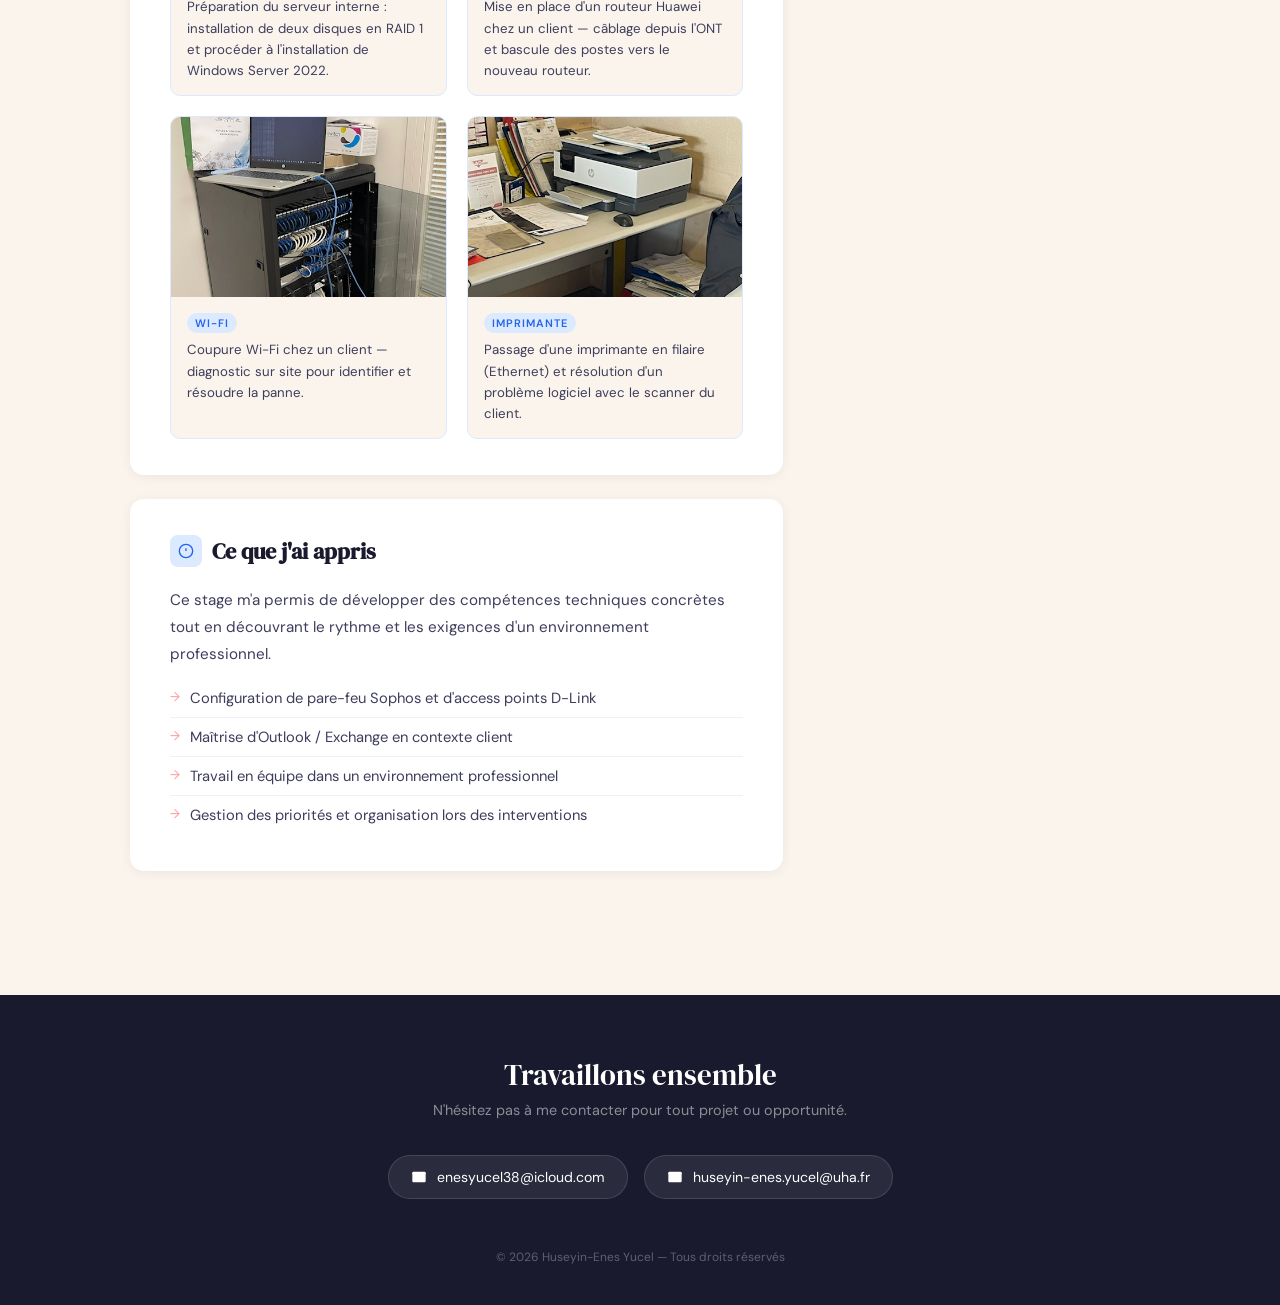
<file: stage.html>
<!DOCTYPE html>
<html lang="fr">
<head>
    <meta charset="UTF-8">
    <meta name="viewport" content="width=device-width, initial-scale=1.0">
    <title>Stage Resetel — H-E Yucel</title>
    <link rel="preconnect" href="https://fonts.googleapis.com">
    <link rel="preconnect" href="https://fonts.gstatic.com" crossorigin>
    <link href="https://fonts.googleapis.com/css2?family=DM+Serif+Display:ital@0;1&family=DM+Sans:wght@300;400;500;600&display=swap" rel="stylesheet">
    <link rel="stylesheet" href="style.css">
    <style>
        .stage-hero {
            padding: 140px 40px 80px;
            max-width: 1100px;
            margin: 0 auto;
        }

        .back-link {
            display: inline-flex;
            align-items: center;
            gap: 8px;
            color: var(--blue);
            text-decoration: none;
            font-size: .85rem;
            font-weight: 500;
            margin-bottom: 40px;
            transition: gap .25s;
        }
        .back-link:hover { gap: 12px; }

        .stage-meta {
            display: flex;
            align-items: center;
            gap: 16px;
            margin-bottom: 24px;
            flex-wrap: wrap;
        }

        .stage-badge {
            display: inline-flex;
            align-items: center;
            gap: 6px;
            background: var(--blue-pale);
            color: var(--blue);
            font-size: .78rem;
            font-weight: 600;
            text-transform: uppercase;
            letter-spacing: 1.5px;
            padding: 6px 14px;
            border-radius: 999px;
        }

        .stage-hero h1 {
            font-family: 'DM Serif Display', serif;
            font-size: clamp(2rem, 4vw, 3rem);
            color: var(--ink);
            line-height: 1.2;
            margin-bottom: 14px;
        }
        .stage-hero h1 em { color: var(--blue); font-style: italic; }

        .stage-hero .subtitle {
            font-size: 1.05rem;
            color: var(--muted);
            max-width: 600px;
            line-height: 1.7;
        }

        /* Layout principal */
        .stage-grid {
            max-width: 1100px;
            margin: 0 auto;
            padding: 0 40px 100px;
            display: grid;
            grid-template-columns: 2fr 1fr;
            gap: 40px;
            align-items: start;
        }

        .stage-block {
            background: var(--white);
            border-radius: var(--radius);
            padding: 36px 40px;
            box-shadow: 0 2px 12px rgba(0,0,0,.06);
            margin-bottom: 24px;
        }

        .stage-block h2 {
            font-family: 'DM Serif Display', serif;
            font-size: 1.4rem;
            color: var(--ink);
            margin-bottom: 20px;
            display: flex;
            align-items: center;
            gap: 10px;
            text-align: left;
            border-bottom: none;
        }

        .block-icon {
            width: 32px;
            height: 32px;
            background: var(--blue-pale);
            border-radius: 8px;
            display: flex;
            align-items: center;
            justify-content: center;
            flex-shrink: 0;
        }
        .block-icon svg { width: 16px; height: 16px; stroke: var(--blue); fill: none; stroke-width: 2; }

        .stage-block p {
            font-size: .95rem;
            color: var(--ink-soft);
            line-height: 1.75;
            margin-bottom: 12px;
        }

        .stage-block ul { list-style: none; padding: 0; margin: 0; }

        .stage-block li {
            font-size: .92rem;
            color: var(--ink-soft);
            padding: 8px 0 8px 20px;
            position: relative;
            line-height: 1.5;
            border-bottom: 1px solid #f0f0f8;
            border-left: none;
        }
        .stage-block li:last-child { border-bottom: none; }
        .stage-block li::before {
            content: '→';
            position: absolute;
            left: 0;
            color: var(--pink);
            font-size: .8rem;
        }

        /* ===== INTERVENTIONS GRID ===== */
        .interventions-grid {
            display: grid;
            grid-template-columns: 1fr 1fr;
            gap: 20px;
            margin-top: 4px;
        }

        .intervention-card {
            border-radius: 10px;
            overflow: hidden;
            background: var(--cream);
            border: 1px solid var(--blue-pale);
            transition: transform .3s, box-shadow .3s;
        }

        .intervention-card:hover {
            transform: translateY(-4px);
            box-shadow: var(--shadow);
        }

        .intervention-card img {
            width: 100%;
            height: 180px;
            object-fit: cover;
            display: block;
        }

        .intervention-body {
            padding: 14px 16px;
        }

        .intervention-tag {
            display: inline-block;
            font-size: .68rem;
            font-weight: 600;
            text-transform: uppercase;
            letter-spacing: 1px;
            color: var(--blue);
            background: var(--blue-pale);
            padding: 3px 8px;
            border-radius: 999px;
            margin-bottom: 6px;
        }

        .intervention-body p {
            font-size: .83rem;
            color: var(--ink-soft);
            line-height: 1.6;
            margin: 0;
        }

        /* Sidebar */
        .stage-sidebar { position: sticky; top: 90px; }

        .sidebar-card {
            background: var(--white);
            border-radius: var(--radius);
            padding: 28px;
            box-shadow: 0 2px 12px rgba(0,0,0,.06);
            margin-bottom: 20px;
        }

        .sidebar-card h3 {
            font-family: 'DM Serif Display', serif;
            font-size: 1.1rem;
            color: var(--ink);
            margin-bottom: 16px;
        }

        .info-row { display: flex; flex-direction: column; gap: 12px; }

        .info-item { display: flex; flex-direction: column; gap: 2px; }

        .info-label {
            font-size: .7rem;
            font-weight: 600;
            text-transform: uppercase;
            letter-spacing: 1.5px;
            color: var(--muted);
        }

        .info-value {
            font-size: .9rem;
            font-weight: 500;
            color: var(--ink);
        }

        .sidebar-pills { display: flex; flex-wrap: wrap; gap: 8px; }

        @media (max-width: 768px) {
            .stage-hero { padding: 110px 24px 50px; }
            .stage-grid { grid-template-columns: 1fr; padding: 0 24px 60px; }
            .stage-sidebar { position: static; }
            .stage-block { padding: 24px; }
            .interventions-grid { grid-template-columns: 1fr; }
        }
    </style>
</head>
<body>

    <header id="main-header">
        <div class="logo">H-E <span>Yucel</span></div>
        <nav>
            <ul>
                <li><a href="index.html#hero">À propos</a></li>
                <li><a href="index.html#parcours">Parcours</a></li>
                <li><a href="index.html#experience">Expérience</a></li>
                <li><a href="index.html#comp">Compétences</a></li>
                <li><a href="index.html#projects">Projets</a></li>
                <li><a href="index.html#contact">Contact</a></li>
            </ul>
        </nav>
    </header>

    <!-- HERO -->
    <div class="stage-hero">
        <a href="index.html#experience" class="back-link">
            <svg width="16" height="16" viewBox="0 0 24 24" fill="none" stroke="currentColor" stroke-width="2"><polyline points="15 18 9 12 15 6"/></svg>
            Retour au portfolio
        </a>
        <div class="stage-meta">
            <span class="stage-badge">Stage professionnel</span>
            <span class="tl-date">2026</span>
        </div>
        <h1>Stage chez <em>Resetel</em></h1>
        <p class="subtitle">Découvrez le détail de mon stage au sein de Resetel, les missions que j'ai réalisées et les compétences que j'ai développées durant cette expérience.</p>
    </div>

    <!-- CONTENU -->
    <div class="stage-grid">

        <!-- Colonne principale -->
        <div class="stage-main">

            <div class="stage-block reveal">
                <h2>
                    <div class="block-icon">
                        <svg viewBox="0 0 24 24"><path d="M3 9l9-7 9 7v11a2 2 0 0 1-2 2H5a2 2 0 0 1-2-2z"/><polyline points="9 22 9 12 15 12 15 22"/></svg>
                    </div>
                    Présentation de l'entreprise
                </h2>
                <p>Resetel est une entreprise spécialisée dans les solutions réseaux et télécommunications, basée à Wettolsheim. Elle accompagne ses clients dans l'installation, la configuration et la maintenance de leurs infrastructures réseau.</p>
            </div>

            <div class="stage-block reveal">
                <h2>
                    <div class="block-icon">
                        <svg viewBox="0 0 24 24"><path d="M22 11.08V12a10 10 0 1 1-5.93-9.14"/><polyline points="22 4 12 14.01 9 11.01"/></svg>
                    </div>
                    Missions réalisées
                </h2>
                <ul>
                    <li>Préparation de matériels — Access points D-Link, pare-feu Sophos</li>
                    <li>Interventions chez les clients — déploiement, bascule et configuration</li>
                    <li>Réparation et dépannage de matériels défectueux</li>
                </ul>
            </div>

            <!-- INTERVENTIONS -->
            <div class="stage-block reveal">
                <h2>
                    <div class="block-icon">
                        <svg viewBox="0 0 24 24"><rect x="2" y="3" width="20" height="14" rx="2"/><line x1="8" y1="21" x2="16" y2="21"/><line x1="12" y1="17" x2="12" y2="21"/></svg>
                    </div>
                    Interventions & Photos
                </h2>

                <div class="interventions-grid">

                    <div class="intervention-card">
                        <img src="sophos.jpeg" alt="Installation pare-feu Sophos">
                        <div class="intervention-body">
                            <span class="intervention-tag">Pare-feu</span>
                            <p>Installation du pare-feu Sophos chez un client — intégration dans le réseau existant et bascule du trafic.</p>
                        </div>
                    </div>

                    <div class="intervention-card">
                        <img src="casque.jpeg" alt="Réparation casque">
                        <div class="intervention-body">
                            <span class="intervention-tag">Réparation</span>
                            <p>Problème de liaison entre un casque et sa base — jumelage effectué, le casque a refonctionné correctement.</p>
                        </div>
                    </div>

                    <div class="intervention-card">
                        <img src="serveur.jpeg" alt="Préparation serveur">
                        <div class="intervention-body">
                            <span class="intervention-tag">Serveur</span>
                            <p>Préparation du serveur interne : installation de deux disques en RAID 1 et procéder à l'installation de Windows Server 2022.</p>
                        </div>
                    </div>

                    <div class="intervention-card">
                        <img src="router.jpeg" alt="Installation routeur Huawei">
                        <div class="intervention-body">
                            <span class="intervention-tag">Routeur</span>
                            <p>Mise en place d'un routeur Huawei chez un client — câblage depuis l'ONT et bascule des postes vers le nouveau routeur.</p>
                        </div>
                    </div>

                    <div class="intervention-card">
                        <img src="wifi.jpeg" alt="Diagnostic WiFi">
                        <div class="intervention-body">
                            <span class="intervention-tag">Wi-Fi</span>
                            <p>Coupure Wi-Fi chez un client — diagnostic sur site pour identifier et résoudre la panne.</p>
                        </div>
                    </div>

                    <div class="intervention-card">
                        <img src="imprim.jpeg" alt="Branchement imprimante">
                        <div class="intervention-body">
                            <span class="intervention-tag">Imprimante</span>
                            <p>Passage d'une imprimante en filaire (Ethernet) et résolution d'un problème logiciel avec le scanner du client.</p>
                        </div>
                    </div>

                </div>
            </div>

            <div class="stage-block reveal">
                <h2>
                    <div class="block-icon">
                        <svg viewBox="0 0 24 24"><circle cx="12" cy="12" r="10"/><line x1="12" y1="8" x2="12" y2="12"/><line x1="12" y1="16" x2="12.01" y2="16"/></svg>
                    </div>
                    Ce que j'ai appris
                </h2>
                <p>Ce stage m'a permis de développer des compétences techniques concrètes tout en découvrant le rythme et les exigences d'un environnement professionnel.</p>
                <ul>
                    <li>Configuration de pare-feu Sophos et d'access points D-Link</li>
                    <li>Maîtrise d'Outlook / Exchange en contexte client</li>
                    <li>Travail en équipe dans un environnement professionnel</li>
                    <li>Gestion des priorités et organisation lors des interventions</li>
                </ul>
            </div>

        </div>

        <!-- Sidebar -->
        <div class="stage-sidebar">

            <div class="sidebar-card reveal">
                <h3>Informations</h3>
                <div class="info-row">
                    <div class="info-item">
                        <span class="info-label">Entreprise</span>
                        <span class="info-value">Resetel</span>
                    </div>
                    <div class="info-item">
                        <span class="info-label">Type</span>
                        <span class="info-value">Stage</span>
                    </div>
                    <div class="info-item">
                        <span class="info-label">Année</span>
                        <span class="info-value">2026</span>
                    </div>
                    <div class="info-item">
                        <span class="info-label">Durée</span>
                        <span class="info-value">2 mois</span>
                    </div>
                    <div class="info-item">
                        <span class="info-label">Localisation</span>
                        <span class="info-value">Wettolsheim</span>
                    </div>
                </div>
            </div>

            <div class="sidebar-card reveal">
                <h3>Technologies utilisées</h3>
                <div class="sidebar-pills">
                    <span class="pill">3CX</span>
                    <span class="pill">Sophos</span>
                    <span class="pill">D-Link</span>
                    <span class="pill">Outlook Exchange</span>
                    <span class="pill">Huawei</span>
                    <span class="pill">Windows Server 2022</span>
                    <span class="pill">RAID</span>
                </div>
            </div>

        </div>

    </div>

    <!-- FOOTER -->
    <footer id="contact">
        <p class="foot-title">Travaillons ensemble</p>
        <p class="foot-sub">N'hésitez pas à me contacter pour tout projet ou opportunité.</p>
        <div class="contact-links">
            <a href="mailto:enesyucel38@icloud.com" class="email-link">
                <svg viewBox="0 0 24 24"><path d="M4 4h16c1.1 0 2 .9 2 2v12c0 1.1-.9 2-2 2H4c-1.1 0-2-.9-2-2V6c0-1.1.9-2 2-2z"/><polyline points="22,6 12,13 2,6" fill="none" stroke="currentColor" stroke-width="2"/></svg>
                enesyucel38@icloud.com
            </a>
            <a href="mailto:huseyin-enes.yucel@uha.fr" class="email-link">
                <svg viewBox="0 0 24 24"><path d="M4 4h16c1.1 0 2 .9 2 2v12c0 1.1-.9 2-2 2H4c-1.1 0-2-.9-2-2V6c0-1.1.9-2 2-2z"/><polyline points="22,6 12,13 2,6" fill="none" stroke="currentColor" stroke-width="2"/></svg>
                huseyin-enes.yucel@uha.fr
            </a>
        </div>
        <p class="copy">© 2026 Huseyin-Enes Yucel — Tous droits réservés</p>
    </footer>

    <script>
        const header = document.getElementById('main-header');
        window.addEventListener('scroll', () => {
            header.classList.toggle('scrolled', window.scrollY > 20);
        });

        const reveals = document.querySelectorAll('.reveal');
        const observer = new IntersectionObserver((entries) => {
            entries.forEach(e => {
                if (e.isIntersecting) {
                    e.target.classList.add('visible');
                    observer.unobserve(e.target);
                }
            });
        }, { threshold: 0.1 });
        reveals.forEach(r => observer.observe(r));
    </script>

</body>
</html>
</file>
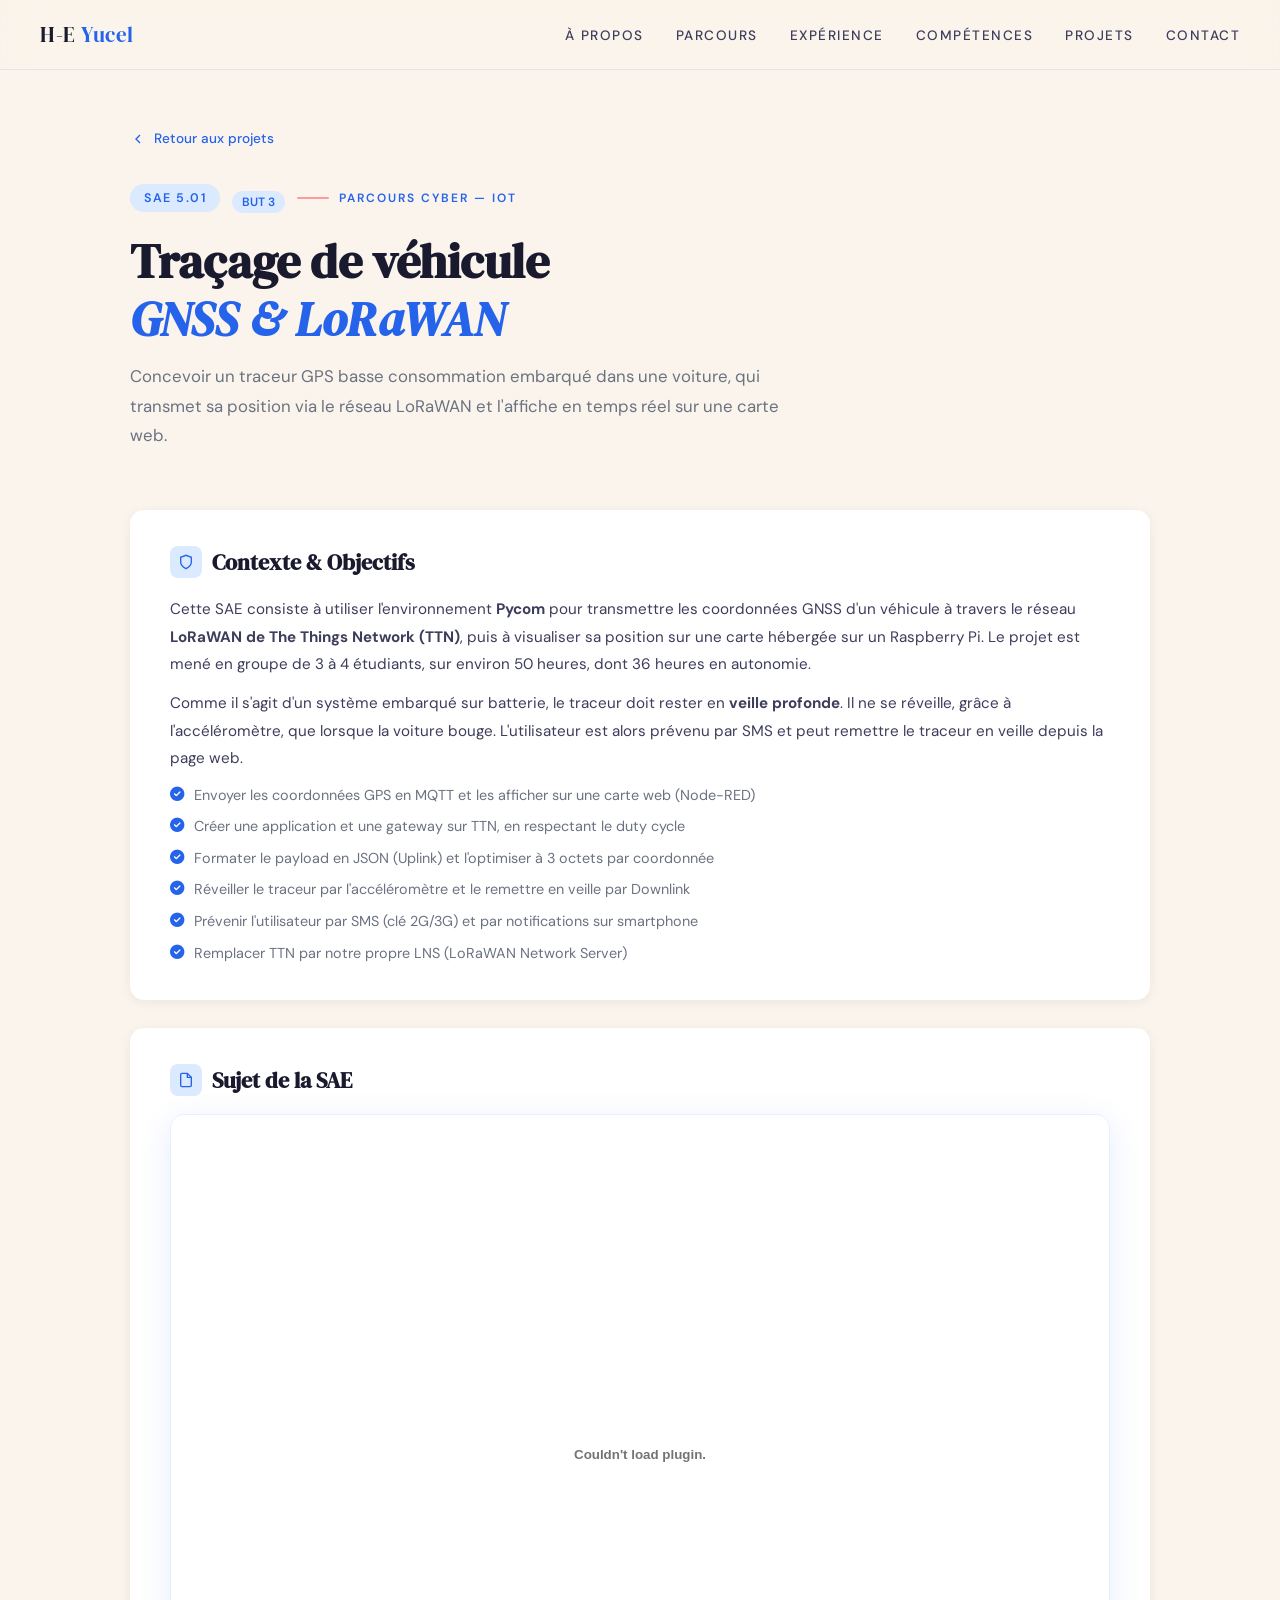
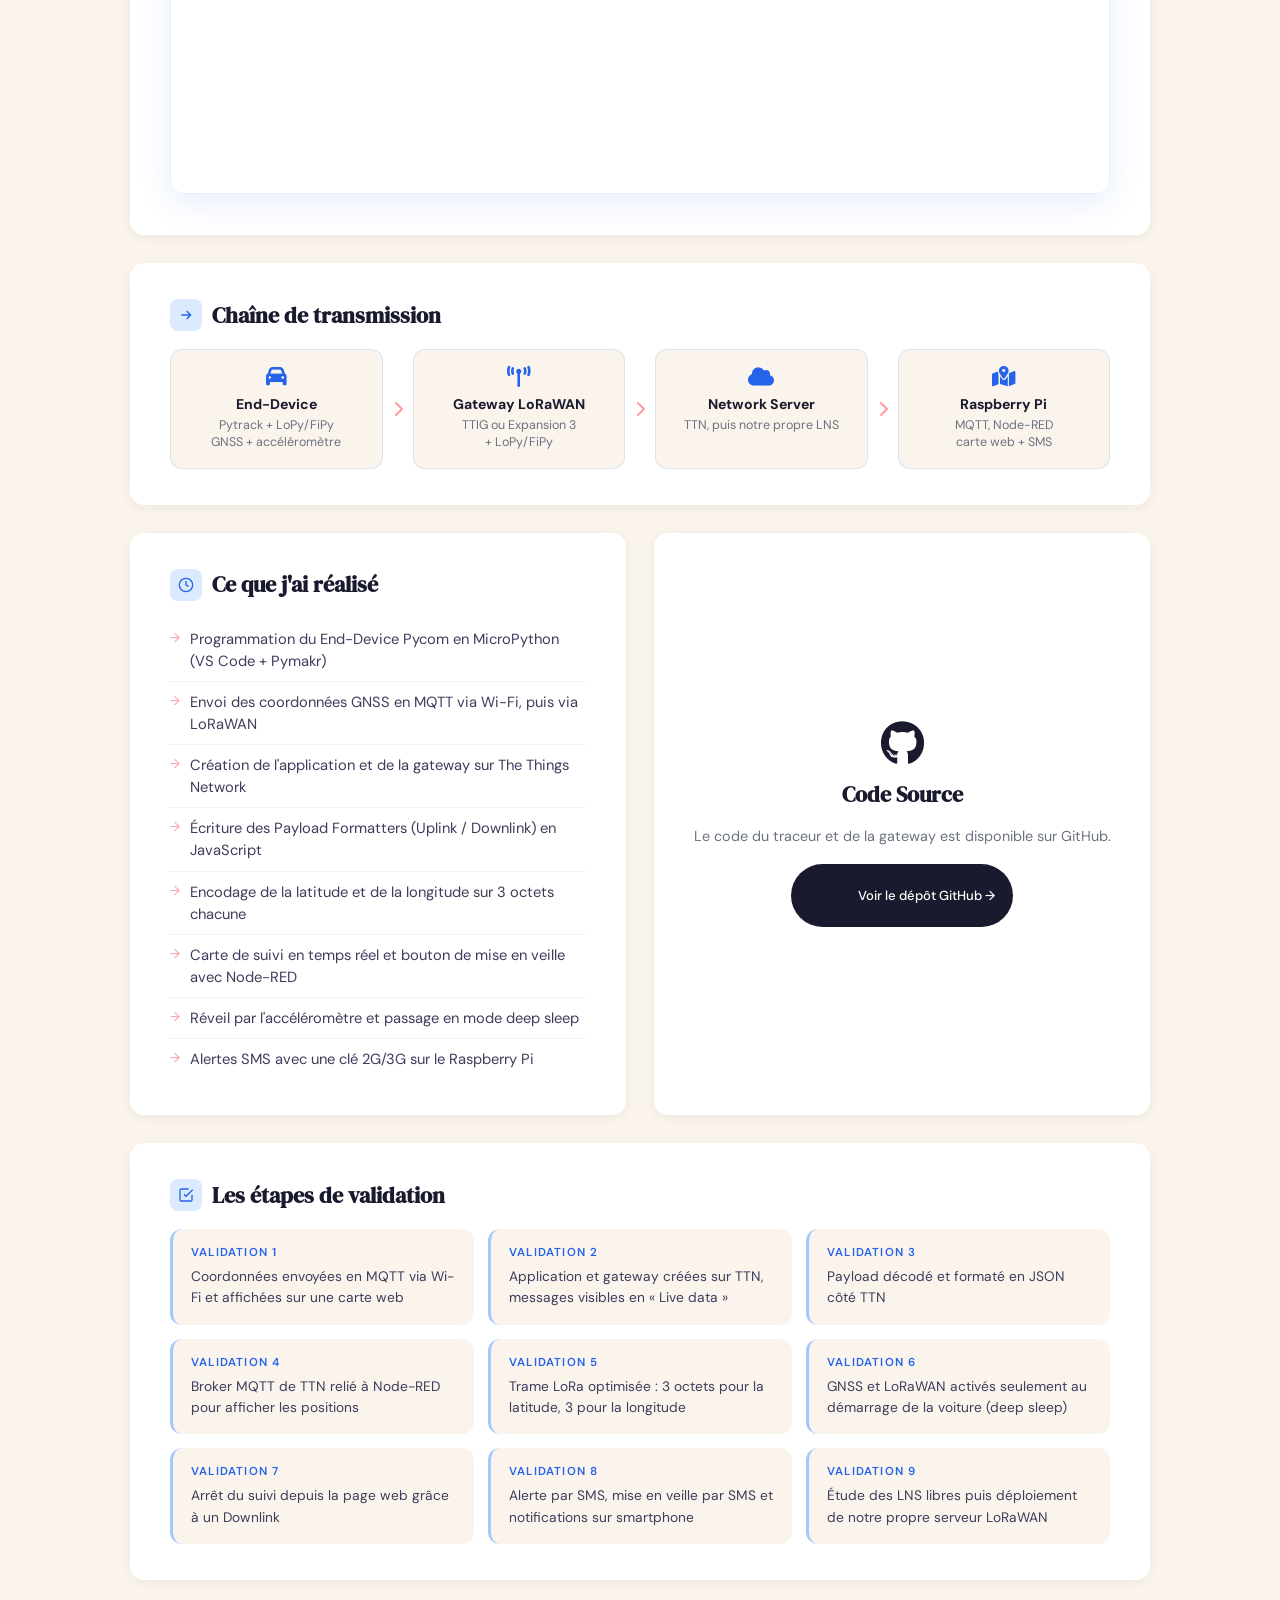
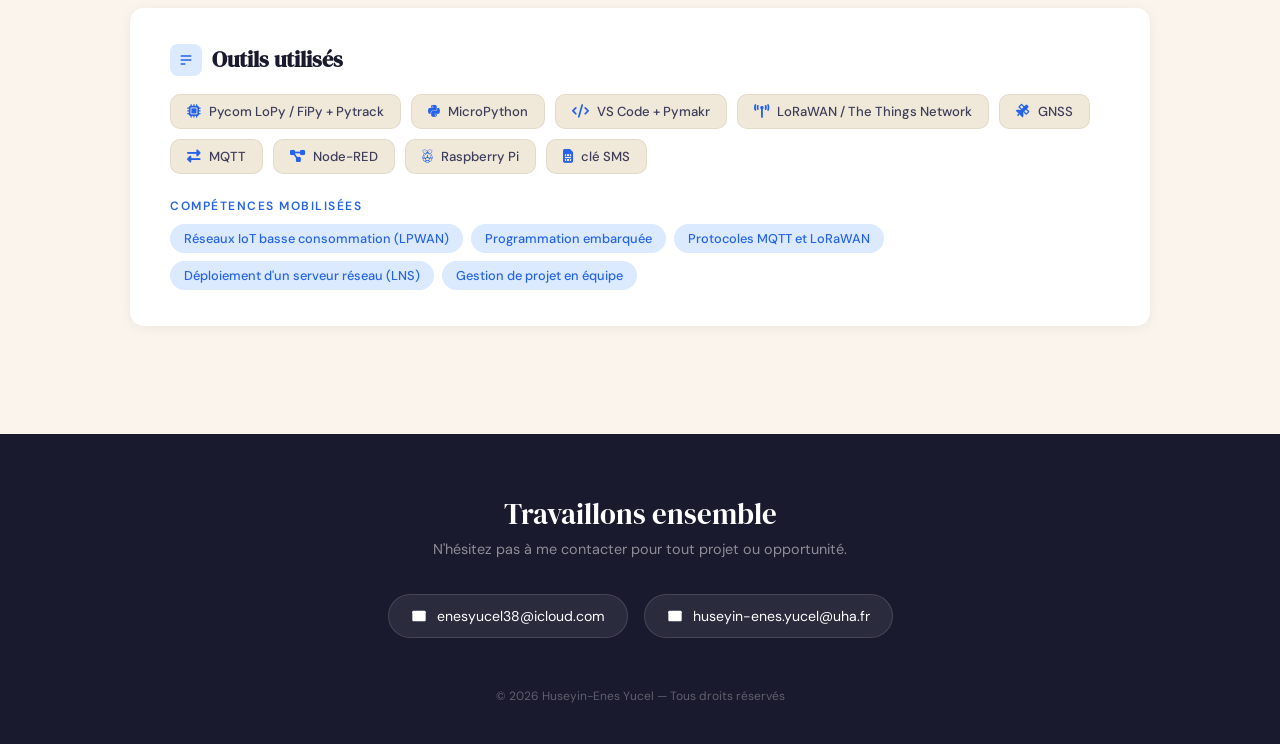
<file: voiture-gps-lorawan.html>
<!DOCTYPE html>
<html lang="fr">
<head>
    <meta charset="UTF-8">
    <meta name="viewport" content="width=device-width, initial-scale=1.0">
    <title>SAE 5.01 — Voiture GPS LoRaWAN | Huseyin-Enes YUCEL</title>
    <link rel="preconnect" href="https://fonts.googleapis.com">
    <link rel="preconnect" href="https://fonts.gstatic.com" crossorigin>
    <link href="https://fonts.googleapis.com/css2?family=DM+Serif+Display:ital@0;1&family=DM+Sans:wght@300;400;500;600&display=swap" rel="stylesheet">
    <link rel="stylesheet" href="style.css">
    <link rel="stylesheet" href="https://cdnjs.cloudflare.com/ajax/libs/font-awesome/6.5.0/css/all.min.css">
    <style>
        .sae-hero { padding: 130px 40px 60px; max-width: 1100px; margin: 0 auto; }
        .back-link { display:inline-flex;align-items:center;gap:8px;color:var(--blue);text-decoration:none;font-size:.85rem;font-weight:500;margin-bottom:36px;transition:gap .25s; }
        .back-link:hover { gap:12px; }
        .sae-meta { display:flex;align-items:center;gap:12px;margin-bottom:20px;flex-wrap:wrap; }
        .stage-badge { display:inline-flex;align-items:center;background:var(--blue-pale);color:var(--blue);font-size:.78rem;font-weight:600;text-transform:uppercase;letter-spacing:1.5px;padding:6px 14px;border-radius:999px; }
        .sae-hero h1 { font-family:'DM Serif Display',serif;font-size:clamp(2rem,4vw,3rem);color:var(--ink);line-height:1.2;margin-bottom:14px; }
        .sae-hero h1 em { color:var(--blue);font-style:italic; }
        .sae-hero .intro { font-size:1.05rem;color:var(--muted);max-width:680px;line-height:1.75;margin-bottom:0; }
        .sae-content { max-width:1100px;margin:0 auto;padding:0 40px 80px; }
        .sae-block { background:var(--white);border-radius:var(--radius);padding:36px 40px;box-shadow:0 2px 12px rgba(0,0,0,.06);margin-bottom:28px; }
        .sae-block h2 { font-family:'DM Serif Display',serif;font-size:1.4rem;color:var(--ink);margin-bottom:18px;display:flex;align-items:center;gap:10px;text-align:left;border-bottom:none; }
        .block-icon { width:32px;height:32px;background:var(--blue-pale);border-radius:8px;display:flex;align-items:center;justify-content:center;flex-shrink:0; }
        .block-icon svg { width:16px;height:16px;stroke:var(--blue);fill:none;stroke-width:2; }
        .sae-block p { font-size:.95rem;color:var(--ink-soft);line-height:1.8;margin-bottom:12px; }
        .sae-block ul { list-style:none;padding:0;margin:0; }
        .sae-block li { font-size:.92rem;color:var(--ink-soft);padding:9px 0 9px 20px;position:relative;line-height:1.5;border-bottom:1px solid #f0f0f8; }
        .sae-block li:last-child { border-bottom:none; }
        .sae-block li::before { content:'→';position:absolute;left:0;color:var(--pink);font-size:.8rem; }
        .two-col { display:grid;grid-template-columns:1fr 1fr;gap:28px; }
        .tool-grid { display:flex;flex-wrap:wrap;gap:10px;margin-top:4px; }
        .tool-pill { display:inline-flex;align-items:center;gap:8px;background:var(--cream-dark);color:var(--ink-soft);font-size:.82rem;font-weight:500;padding:8px 16px;border-radius:10px;border:1px solid rgba(0,0,0,.06); }
        .tool-pill i { color:var(--blue);font-size:.85rem; }
        .check-list { list-style:none;padding:0;margin:0;display:flex;flex-direction:column;gap:10px; }
        .check-list li { display:flex;align-items:flex-start;gap:10px;font-size:.9rem;color:var(--muted);padding:0;border:none; }
        .check-list li::before { display:none; }
        .check-list li i { color:var(--blue);margin-top:2px;flex-shrink:0; }
        .pdf-embed { width:100%;height:680px;border-radius:var(--radius);box-shadow:var(--shadow);border:1px solid rgba(37,99,235,.1); }
        .img-embed { width:100%;border-radius:var(--radius);box-shadow:var(--shadow);border:1px solid rgba(37,99,235,.1);display:block; }
        .github-card { display:flex;flex-direction:column;align-items:center;justify-content:center;text-align:center;gap:14px;padding:20px; }
        .github-card i { font-size:2.8rem;color:var(--ink); }

        /* Chaîne de transmission */
        .flow { display:flex;align-items:stretch;gap:10px;flex-wrap:wrap;margin-top:6px; }
        .flow-step { flex:1 1 140px;background:var(--cream);border:1px solid rgba(37,99,235,.12);border-radius:12px;padding:16px 14px;text-align:center; }
        .flow-step i { font-size:1.3rem;color:var(--blue);margin-bottom:8px;display:block; }
        .flow-step strong { display:block;font-size:.88rem;color:var(--ink);margin-bottom:4px; }
        .flow-step span { font-size:.78rem;color:var(--muted);line-height:1.4;display:block; }
        .flow-arrow { display:flex;align-items:center;color:var(--pink);font-size:1rem; }

        /* Validations */
        .valid-grid { display:grid;grid-template-columns:repeat(auto-fill,minmax(240px,1fr));gap:14px; }
        .valid-card { background:var(--cream);border-radius:12px;padding:16px 18px;border-left:3px solid var(--blue-light); }
        .valid-card .num { font-size:.72rem;font-weight:600;text-transform:uppercase;letter-spacing:1.2px;color:var(--blue);margin-bottom:6px;display:block; }
        .valid-card p { font-size:.86rem;color:var(--ink-soft);line-height:1.55;margin:0; }

        @media(max-width:768px) {
            .sae-hero { padding:110px 24px 50px; }
            .sae-content { padding:0 24px 60px; }
            .two-col { grid-template-columns:1fr; }
            .sae-block { padding:24px; }
            .flow { flex-direction:column; }
            .flow-step { flex:0 0 auto; }
            .flow-arrow { justify-content:center;transform:rotate(90deg); }
        }
    </style>
</head>
<body>
    <header id="main-header">
        <div class="logo">H-E <span>Yucel</span></div>
        <nav><ul>
            <li><a href="index.html#hero">À propos</a></li>
            <li><a href="index.html#parcours">Parcours</a></li>
            <li><a href="index.html#experience">Expérience</a></li>
            <li><a href="index.html#comp">Compétences</a></li>
            <li><a href="index.html#projects">Projets</a></li>
            <li><a href="index.html#contact">Contact</a></li>
        </ul></nav>
    </header>
    <div class="sae-hero">
        <a href="index.html#projects" class="back-link">
            <svg width="16" height="16" viewBox="0 0 24 24" fill="none" stroke="currentColor" stroke-width="2"><polyline points="15 18 9 12 15 6"/></svg>
            Retour aux projets
        </a>
        <div class="sae-meta">
            <span class="stage-badge">SAE 5.01</span>
            <span class="tl-date">BUT 3</span>
            <span class="section-label" style="margin:0;">Parcours Cyber — IoT</span>
        </div>
        <h1>Traçage de véhicule<br><em>GNSS &amp; LoRaWAN</em></h1>
        <p class="intro">Concevoir un traceur GPS basse consommation embarqué dans une voiture, qui transmet sa position via le réseau LoRaWAN et l'affiche en temps réel sur une carte web.</p>
    </div>
    <div class="sae-content">

        <div class="sae-block reveal">
            <h2>
                <div class="block-icon"><svg viewBox="0 0 24 24"><path d="M12 22s8-4 8-10V5l-8-3-8 3v7c0 6 8 10 8 10z"/></svg></div>
                Contexte &amp; Objectifs
            </h2>
            <p>Cette SAE consiste à utiliser l'environnement <strong>Pycom</strong> pour transmettre les coordonnées GNSS d'un véhicule à travers le réseau <strong>LoRaWAN de The Things Network (TTN)</strong>, puis à visualiser sa position sur une carte hébergée sur un Raspberry Pi. Le projet est mené en groupe de 3 à 4 étudiants, sur environ 50 heures, dont 36 heures en autonomie.</p>
            <p>Comme il s'agit d'un système embarqué sur batterie, le traceur doit rester en <strong>veille profonde</strong>. Il ne se réveille, grâce à l'accéléromètre, que lorsque la voiture bouge. L'utilisateur est alors prévenu par SMS et peut remettre le traceur en veille depuis la page web.</p>
            <ul class="check-list">
                <li><i class="fas fa-check-circle"></i> Envoyer les coordonnées GPS en MQTT et les afficher sur une carte web (Node-RED)</li>
                <li><i class="fas fa-check-circle"></i> Créer une application et une gateway sur TTN, en respectant le duty cycle</li>
                <li><i class="fas fa-check-circle"></i> Formater le payload en JSON (Uplink) et l'optimiser à 3 octets par coordonnée</li>
                <li><i class="fas fa-check-circle"></i> Réveiller le traceur par l'accéléromètre et le remettre en veille par Downlink</li>
                <li><i class="fas fa-check-circle"></i> Prévenir l'utilisateur par SMS (clé 2G/3G) et par notifications sur smartphone</li>
                <li><i class="fas fa-check-circle"></i> Remplacer TTN par notre propre LNS (LoRaWAN Network Server)</li>
            </ul>
        </div>

        <div class="sae-block reveal">
            <h2>
                <div class="block-icon"><svg viewBox="0 0 24 24"><path d="M14 2H6a2 2 0 0 0-2 2v16a2 2 0 0 0 2 2h12a2 2 0 0 0 2-2V8z"/><polyline points="14 2 14 8 20 8"/></svg></div>
                Sujet de la SAE
            </h2>
            <embed src="sae501.pdf#toolbar=1&navpanes=0&scrollbar=1" type="application/pdf" class="pdf-embed">
        </div>

        <div class="sae-block reveal">
            <h2>
                <div class="block-icon"><svg viewBox="0 0 24 24"><path d="M5 12h14M13 6l6 6-6 6"/></svg></div>
                Chaîne de transmission
            </h2>
            <div class="flow">
                <div class="flow-step"><i class="fas fa-car"></i><strong>End-Device</strong><span>Pytrack + LoPy/FiPy<br>GNSS + accéléromètre</span></div>
                <div class="flow-arrow"><i class="fas fa-chevron-right"></i></div>
                <div class="flow-step"><i class="fas fa-tower-broadcast"></i><strong>Gateway LoRaWAN</strong><span>TTIG ou Expansion 3<br>+ LoPy/FiPy</span></div>
                <div class="flow-arrow"><i class="fas fa-chevron-right"></i></div>
                <div class="flow-step"><i class="fas fa-cloud"></i><strong>Network Server</strong><span>TTN, puis notre propre LNS</span></div>
                <div class="flow-arrow"><i class="fas fa-chevron-right"></i></div>
                <div class="flow-step"><i class="fas fa-map-location-dot"></i><strong>Raspberry Pi</strong><span>MQTT, Node-RED<br>carte web + SMS</span></div>
            </div>
        </div>

        <div class="two-col reveal">
            <div class="sae-block">
                <h2>
                    <div class="block-icon"><svg viewBox="0 0 24 24"><circle cx="12" cy="12" r="10"/><polyline points="12 6 12 12 16 14"/></svg></div>
                    Ce que j'ai réalisé
                </h2>
                <ul>
                    <li>Programmation du End-Device Pycom en MicroPython (VS Code + Pymakr)</li>
                    <li>Envoi des coordonnées GNSS en MQTT via Wi-Fi, puis via LoRaWAN</li>
                    <li>Création de l'application et de la gateway sur The Things Network</li>
                    <li>Écriture des Payload Formatters (Uplink / Downlink) en JavaScript</li>
                    <li>Encodage de la latitude et de la longitude sur 3 octets chacune</li>
                    <li>Carte de suivi en temps réel et bouton de mise en veille avec Node-RED</li>
                    <li>Réveil par l'accéléromètre et passage en mode deep sleep</li>
                    <li>Alertes SMS avec une clé 2G/3G sur le Raspberry Pi</li>
                </ul>
            </div>
            <div class="sae-block github-card">
                <i class="fab fa-github"></i>
                <h2 style="margin:0;">Code Source</h2>
                <p style="color:var(--muted);font-size:.9rem;margin:0;">Le code du traceur et de la gateway est disponible sur GitHub.</p>
                <a href="https://github.com/Enes3868/voiture-gps" target="_blank" rel="noopener" class="btn">
                    <i class="fab fa-github"></i> Voir le dépôt GitHub →
                </a>
            </div>
        </div>

        <div class="sae-block reveal">
            <h2>
                <div class="block-icon"><svg viewBox="0 0 24 24"><path d="M9 11l3 3L22 4"/><path d="M21 12v7a2 2 0 0 1-2 2H5a2 2 0 0 1-2-2V5a2 2 0 0 1 2-2h11"/></svg></div>
                Les étapes de validation
            </h2>
            <div class="valid-grid">
                <div class="valid-card"><span class="num">Validation 1</span><p>Coordonnées envoyées en MQTT via Wi-Fi et affichées sur une carte web</p></div>
                <div class="valid-card"><span class="num">Validation 2</span><p>Application et gateway créées sur TTN, messages visibles en « Live data »</p></div>
                <div class="valid-card"><span class="num">Validation 3</span><p>Payload décodé et formaté en JSON côté TTN</p></div>
                <div class="valid-card"><span class="num">Validation 4</span><p>Broker MQTT de TTN relié à Node-RED pour afficher les positions</p></div>
                <div class="valid-card"><span class="num">Validation 5</span><p>Trame LoRa optimisée : 3 octets pour la latitude, 3 pour la longitude</p></div>
                <div class="valid-card"><span class="num">Validation 6</span><p>GNSS et LoRaWAN activés seulement au démarrage de la voiture (deep sleep)</p></div>
                <div class="valid-card"><span class="num">Validation 7</span><p>Arrêt du suivi depuis la page web grâce à un Downlink</p></div>
                <div class="valid-card"><span class="num">Validation 8</span><p>Alerte par SMS, mise en veille par SMS et notifications sur smartphone</p></div>
                <div class="valid-card"><span class="num">Validation 9</span><p>Étude des LNS libres puis déploiement de notre propre serveur LoRaWAN</p></div>
            </div>
        </div>

        <div class="sae-block reveal">
            <h2>
                <div class="block-icon"><svg viewBox="0 0 24 24"><path d="M4 6h16M4 12h16M4 18h7"/></svg></div>
                Outils utilisés
            </h2>
            <div class="tool-grid">
                <span class="tool-pill"><i class="fas fa-microchip"></i> Pycom LoPy / FiPy + Pytrack</span>
                <span class="tool-pill"><i class="fab fa-python"></i> MicroPython</span>
                <span class="tool-pill"><i class="fas fa-code"></i> VS Code + Pymakr</span>
                <span class="tool-pill"><i class="fas fa-tower-broadcast"></i> LoRaWAN / The Things Network</span>
                <span class="tool-pill"><i class="fas fa-satellite"></i> GNSS</span>
                <span class="tool-pill"><i class="fas fa-right-left"></i> MQTT</span>
                <span class="tool-pill"><i class="fas fa-diagram-project"></i> Node-RED</span>
                <span class="tool-pill"><i class="fab fa-raspberry-pi"></i> Raspberry Pi</span>
                <span class="tool-pill"><i class="fas fa-sim-card"></i> clé SMS</span>
            </div>
            <div style="margin-top:24px;">
                <h3 style="font-size:.75rem;font-weight:600;text-transform:uppercase;letter-spacing:1.5px;color:var(--blue);margin-bottom:10px;">Compétences mobilisées</h3>
                <div class="pills" style="gap:8px;">
                    <span class="pill">Réseaux IoT basse consommation (LPWAN)</span>
                    <span class="pill">Programmation embarquée</span>
                    <span class="pill">Protocoles MQTT et LoRaWAN</span>
                    <span class="pill">Déploiement d'un serveur réseau (LNS)</span>
                    <span class="pill">Gestion de projet en équipe</span>
                </div>
            </div>
        </div>
    </div>
    <footer id="contact">
        <p class="foot-title">Travaillons ensemble</p>
        <p class="foot-sub">N'hésitez pas à me contacter pour tout projet ou opportunité.</p>
        <div class="contact-links">
            <a href="mailto:enesyucel38@icloud.com" class="email-link">
                <svg viewBox="0 0 24 24"><path d="M4 4h16c1.1 0 2 .9 2 2v12c0 1.1-.9 2-2 2H4c-1.1 0-2-.9-2-2V6c0-1.1.9-2 2-2z"/><polyline points="22,6 12,13 2,6" fill="none" stroke="currentColor" stroke-width="2"/></svg>
                enesyucel38@icloud.com
            </a>
            <a href="mailto:huseyin-enes.yucel@uha.fr" class="email-link">
                <svg viewBox="0 0 24 24"><path d="M4 4h16c1.1 0 2 .9 2 2v12c0 1.1-.9 2-2 2H4c-1.1 0-2-.9-2-2V6c0-1.1.9-2 2-2z"/><polyline points="22,6 12,13 2,6" fill="none" stroke="currentColor" stroke-width="2"/></svg>
                huseyin-enes.yucel@uha.fr
            </a>
        </div>
        <p class="copy">© 2026 Huseyin-Enes Yucel — Tous droits réservés</p>
    </footer>
    <script>
        const header = document.getElementById('main-header');
        window.addEventListener('scroll', () => header.classList.toggle('scrolled', window.scrollY > 20));
        document.querySelectorAll('.reveal').forEach(el =>
            new IntersectionObserver(([e]) => { if(e.isIntersecting) el.classList.add('visible'); }, {threshold:.1}).observe(el));
    </script>
</body>
</html>
</file>
<file: style.css>
/* ===================================================
   style.css — Portfolio Huseyin-Enes YUCEL
   =================================================== */

/* ===== RESET & VARIABLES ===== */
*, *::before, *::after { box-sizing: border-box; margin: 0; padding: 0; }

:root {
    --cream:      #faf4ec;
    --cream-dark: #f0e8d8;
    --blue-light: #A2C8FF;
    --blue:       #2563EB;
    --blue-mid:   #3b82f6;
    --blue-pale:  #dbeafe;
    --pink:       #ff9a9e;
    --pink-dark:  #f06070;
    --ink:        #1a1a2e;
    --ink-soft:   #3d3d5c;
    --muted:      #6b7280;
    --white:      #ffffff;
    --radius:     14px;
    --shadow:     0 8px 32px rgba(37,99,235,.12);
}

html { scroll-behavior: smooth; }

body {
    font-family: 'DM Sans', sans-serif;
    background: var(--cream);
    color: var(--ink);
    overflow-x: hidden;
}

/* ===== NAV ===== */
header {
    position: fixed;
    top: 0; left: 0; right: 0;
    z-index: 1000;
    padding: 0 40px;
    height: 70px;
    display: flex;
    align-items: center;
    justify-content: space-between;
    background: rgba(250,244,236,.85);
    backdrop-filter: blur(16px);
    border-bottom: 1px solid rgba(37,99,235,.1);
    transition: box-shadow .3s;
}

header.scrolled { box-shadow: 0 4px 20px rgba(0,0,0,.08); }

.logo {
    font-family: 'DM Serif Display', serif;
    font-size: 1.3rem;
    color: var(--ink);
    letter-spacing: .5px;
}
.logo span { color: var(--blue); }

nav ul {
    list-style: none;
    display: flex;
    gap: 32px;
}

nav a {
    text-decoration: none;
    font-size: .85rem;
    font-weight: 500;
    text-transform: uppercase;
    letter-spacing: 1.5px;
    color: var(--ink-soft);
    position: relative;
    transition: color .25s;
}

nav a::after {
    content: '';
    position: absolute;
    bottom: -3px; left: 0;
    width: 0; height: 2px;
    background: var(--pink);
    border-radius: 2px;
    transition: width .3s ease;
}

nav a:hover { color: var(--blue); }
nav a:hover::after { width: 100%; }

/* ===== HERO ===== */
#hero {
    min-height: 100vh;
    display: grid;
    grid-template-columns: 1fr 1fr;
    align-items: center;
    gap: 60px;
    max-width: 1100px;
    margin: 0 auto;
    padding: 120px 40px 80px;
}

.hero-text { animation: slideUp .8s ease both; }

.hero-tag {
    display: inline-flex;
    align-items: center;
    gap: 8px;
    background: var(--blue-pale);
    color: var(--blue);
    font-size: .78rem;
    font-weight: 600;
    text-transform: uppercase;
    letter-spacing: 1.5px;
    padding: 6px 14px;
    border-radius: 999px;
    margin-bottom: 24px;
}

.hero-tag::before {
    content: '';
    width: 6px; height: 6px;
    background: var(--blue-mid);
    border-radius: 50%;
}

.hero-text h1 {
    font-family: 'DM Serif Display', serif;
    font-size: clamp(2.4rem, 5vw, 3.8rem);
    line-height: 1.15;
    color: var(--ink);
    margin-bottom: 20px;
}

.hero-text h1 em {
    font-style: italic;
    color: var(--blue);
}

.hero-text p {
    font-size: 1.05rem;
    line-height: 1.7;
    color: var(--muted);
    max-width: 440px;
    margin-bottom: 36px;
}

/* ===== HERO ACTIONS (boutons) ===== */
.hero-actions {
    display: flex;
    align-items: center;
    gap: 12px;
    flex-wrap: wrap;
}

.hero-cta {
    display: inline-flex;
    align-items: center;
    gap: 10px;
    background: var(--ink);
    color: var(--white);
    text-decoration: none;
    font-size: .9rem;
    font-weight: 500;
    padding: 13px 24px;
    border-radius: 999px;
    transition: background .3s, transform .3s;
}

.hero-cta:hover { background: var(--blue); transform: translateY(-2px); }

/* Boutons CV */
.cv-btn {
    display: inline-flex;
    align-items: center;
    gap: 8px;
    text-decoration: none;
    font-size: .82rem;
    font-weight: 600;
    padding: 12px 18px;
    border-radius: 999px;
    border: 2px solid var(--blue);
    color: var(--blue);
    background: transparent;
    transition: background .25s, color .25s, transform .25s;
    letter-spacing: .3px;
}

.cv-btn:hover {
    background: var(--blue);
    color: var(--white);
    transform: translateY(-2px);
}

/* Variante anglais — contour rose */
.cv-btn--en {
    border-color: var(--pink-dark);
    color: var(--pink-dark);
}

.cv-btn--en:hover {
    background: var(--pink-dark);
    color: var(--white);
    border-color: var(--pink-dark);
}

.hero-image-wrap {
    display: flex;
    justify-content: center;
    align-items: center;
    animation: slideUp .8s .2s ease both;
}

.hero-image-wrap img {
    width: 100%;
    max-width: 380px;
    border-radius: 24px;
    box-shadow: var(--shadow);
    border: 4px solid var(--white);
    transition: transform .4s;
}

.hero-image-wrap img:hover { transform: scale(1.03) rotate(1deg); }

/* ===== SECTION SHARED ===== */
.section-wrap {
    max-width: 1100px;
    margin: 0 auto;
    padding: 90px 40px;
}

.section-label {
    display: flex;
    align-items: center;
    gap: 10px;
    font-size: .75rem;
    font-weight: 600;
    text-transform: uppercase;
    letter-spacing: 2px;
    color: var(--blue);
    margin-bottom: 14px;
}

.section-label::before {
    content: '';
    width: 32px; height: 2px;
    background: var(--pink);
    border-radius: 2px;
}

.section-title {
    font-family: 'DM Serif Display', serif;
    font-size: clamp(1.8rem, 3.5vw, 2.8rem);
    color: var(--ink);
    margin-bottom: 50px;
    line-height: 1.2;
}

/* ===== DIVIDER ===== */
.divider {
    height: 1px;
    background: linear-gradient(90deg, transparent, var(--blue-light), transparent);
    margin: 0 40px;
}

/* ===== PARCOURS ===== */
#parcours { background: var(--cream); }

.timeline {
    position: relative;
    padding-left: 48px;
}

.timeline::before {
    content: '';
    position: absolute;
    left: 10px; top: 0; bottom: 0;
    width: 2px;
    background: linear-gradient(180deg, var(--blue), var(--blue-light));
    border-radius: 2px;
}

.tl-item {
    position: relative;
    margin-bottom: 36px;
    opacity: 0;
    transform: translateX(-20px);
    animation: slideRight .6s ease forwards;
}

.tl-item:nth-child(1) { animation-delay: .1s; }
.tl-item:nth-child(2) { animation-delay: .25s; }
.tl-item:nth-child(3) { animation-delay: .4s; }

.tl-dot {
    position: absolute;
    left: -42px; top: 16px;
    width: 20px; height: 20px;
    background: var(--blue);
    border-radius: 50%;
    border: 3px solid var(--cream);
    box-shadow: 0 0 0 3px var(--blue-light);
}

.tl-card {
    background: var(--white);
    padding: 24px 28px;
    border-radius: var(--radius);
    box-shadow: 0 2px 12px rgba(37,99,235,.08);
    border-left: 3px solid var(--blue);
    transition: transform .3s, box-shadow .3s;
}

.tl-card:hover {
    transform: translateX(6px);
    box-shadow: var(--shadow);
}

.tl-card h3 {
    font-family: 'DM Serif Display', serif;
    font-size: 1.15rem;
    color: var(--ink);
    margin-bottom: 4px;
}

.tl-card p { font-size: .9rem; color: var(--muted); margin: 2px 0; }

.tl-date {
    display: inline-block;
    background: var(--blue-pale);
    color: var(--blue);
    font-size: .75rem;
    font-weight: 600;
    padding: 3px 10px;
    border-radius: 999px;
    margin-top: 8px;
}

/* ===== EXPÉRIENCE ===== */
#experience { background: var(--cream); }

.exp-card {
    display: flex;
    gap: 28px;
    background: var(--white);
    border-radius: var(--radius);
    padding: 36px 40px;
    box-shadow: 0 2px 12px rgba(37,99,235,.08);
    border: 1px solid var(--blue-pale);
    transition: transform .3s, box-shadow .3s;
}

.exp-card:hover {
    transform: translateY(-4px);
    box-shadow: var(--shadow);
}

.exp-left {
    display: flex;
    flex-direction: column;
    align-items: center;
    flex-shrink: 0;
}

.exp-logo {
    width: 52px;
    height: 52px;
    background: linear-gradient(135deg, var(--blue), var(--blue-mid));
    color: var(--white);
    font-family: 'DM Serif Display', serif;
    font-size: 1.5rem;
    border-radius: 14px;
    display: flex;
    align-items: center;
    justify-content: center;
    box-shadow: 0 4px 12px rgba(37,99,235,.25);
    flex-shrink: 0;
}

.exp-line {
    width: 2px;
    flex: 1;
    background: var(--blue-pale);
    margin-top: 12px;
    border-radius: 2px;
    min-height: 20px;
}

.exp-right {
    flex: 1;
    display: flex;
    flex-direction: column;
    gap: 14px;
}

.exp-header {
    display: flex;
    justify-content: space-between;
    align-items: flex-start;
    gap: 16px;
    flex-wrap: wrap;
}

.exp-title {
    font-family: 'DM Serif Display', serif;
    font-size: 1.25rem;
    color: var(--ink);
    margin-bottom: 4px;
}

.exp-company {
    font-size: .9rem;
    font-weight: 600;
    color: var(--blue);
    letter-spacing: .5px;
}

.exp-desc {
    font-size: .92rem;
    color: var(--muted);
    line-height: 1.7;
    max-width: 620px;
}

.exp-btn { align-self: flex-start; }

/* ===== COMPÉTENCES ===== */
#comp { background: var(--cream-dark); }

.comp-grid {
    display: grid;
    grid-template-columns: 1fr 1fr;
    gap: 24px;
}

.comp-card {
    background: var(--white);
    border-radius: var(--radius);
    padding: 28px 32px;
    box-shadow: 0 2px 12px rgba(0,0,0,.06);
    transition: transform .3s, box-shadow .3s;
}

.comp-card:hover {
    transform: translateY(-4px);
    box-shadow: var(--shadow);
}

.comp-card h2 {
    font-family: 'DM Serif Display', serif;
    font-size: 1.5rem;
    color: var(--ink);
    margin-bottom: 20px;
    border-bottom: 2px solid var(--blue-pale);
    padding-bottom: 10px;
    text-align: left;
}

.comp-card h3 {
    font-size: .75rem;
    font-weight: 600;
    text-transform: uppercase;
    letter-spacing: 1.5px;
    color: var(--blue);
    margin: 16px 0 8px;
}

.comp-card ul { list-style: none; }

.comp-card li {
    font-size: .85rem;
    color: var(--ink-soft);
    padding: 6px 0 6px 14px;
    border-left: none;
    position: relative;
    line-height: 1.5;
    border-bottom: 1px solid #f0f0f8;
}

.comp-card li::before {
    content: '→';
    position: absolute;
    left: 0;
    color: var(--pink);
    font-size: .75rem;
}

/* ===== SKILLS PILLS ===== */
.skills-grid {
    display: grid;
    grid-template-columns: 1fr 1fr;
    gap: 24px;
    margin-top: 24px;
}

.skills-card {
    background: var(--white);
    border-radius: var(--radius);
    padding: 28px 32px;
    box-shadow: 0 2px 12px rgba(0,0,0,.06);
}

.skills-card h2 {
    font-family: 'DM Serif Display', serif;
    font-size: 1.4rem;
    color: var(--ink);
    margin-bottom: 18px;
    text-align: left;
}

.pills {
    display: flex;
    flex-wrap: wrap;
    gap: 8px;
}

.pill {
    background: var(--blue-pale);
    color: var(--blue);
    font-size: .8rem;
    font-weight: 500;
    padding: 6px 14px;
    border-radius: 999px;
    transition: background .2s, color .2s;
}

.pill:hover { background: var(--blue); color: var(--white); }

.pill.soft { background: #fce7e9; color: var(--pink-dark); }
.pill.soft:hover { background: var(--pink-dark); color: var(--white); }

/* ===== PROJETS ===== */
#projects { background: var(--cream); }

.projects-grid {
    display: grid;
    grid-template-columns: repeat(auto-fill, minmax(300px, 1fr));
    gap: 28px;
}

.project-card {
    background: var(--white);
    border-radius: var(--radius);
    overflow: hidden;
    box-shadow: 0 2px 12px rgba(0,0,0,.07);
    transition: transform .3s, box-shadow .3s;
}

.project-card:hover {
    transform: translateY(-6px);
    box-shadow: var(--shadow);
}

.project-img-wrap {
    overflow: hidden;
    height: 180px;
    background: var(--blue-pale);
}

.project-img-wrap img {
    width: 100%;
    height: 100%;
    object-fit: cover;
    transition: transform .5s ease;
}

.project-card:hover .project-img-wrap img { transform: scale(1.08); }

.project-body { padding: 20px 24px; }

.project-body p {
    font-size: .9rem;
    color: var(--muted);
    margin-bottom: 16px;
    line-height: 1.5;
}

/* ===== BOUTON ===== */
.btn {
    display: inline-flex;
    align-items: center;
    gap: 6px;
    background: var(--ink);
    color: var(--white);
    text-decoration: none;
    font-size: .82rem;
    font-weight: 500;
    padding: 9px 18px;
    border-radius: 999px;
    transition: background .25s, transform .25s;
}

.btn:hover { background: var(--blue); transform: translateX(3px); }

/* ===== FOOTER / CONTACT ===== */
footer {
    background: var(--ink);
    color: var(--white);
    padding: 60px 40px 40px;
    text-align: center;
}

footer .foot-title {
    font-family: 'DM Serif Display', serif;
    font-size: 1.8rem;
    margin-bottom: 6px;
}

footer .foot-sub {
    font-size: .9rem;
    color: rgba(255,255,255,.5);
    margin-bottom: 36px;
}

.contact-links {
    display: flex;
    justify-content: center;
    gap: 16px;
    flex-wrap: wrap;
    margin-bottom: 50px;
}

.email-link {
    display: inline-flex;
    align-items: center;
    gap: 10px;
    background: rgba(255,255,255,.08);
    color: var(--white);
    text-decoration: none;
    padding: 12px 22px;
    border-radius: 999px;
    font-size: .88rem;
    border: 1px solid rgba(255,255,255,.12);
    transition: background .3s, transform .3s;
}

.email-link:hover {
    background: var(--blue);
    transform: translateY(-2px);
}

.email-link svg { width: 16px; height: 16px; fill: currentColor; }

footer .copy {
    font-size: .75rem;
    color: rgba(255,255,255,.3);
}

/* ===== ANIMATIONS ===== */
@keyframes slideUp {
    from { opacity: 0; transform: translateY(30px); }
    to   { opacity: 1; transform: translateY(0); }
}

@keyframes slideRight {
    from { opacity: 0; transform: translateX(-20px); }
    to   { opacity: 1; transform: translateX(0); }
}

/* ===== SCROLL REVEAL ===== */
.reveal {
    opacity: 0;
    transform: translateY(24px);
    transition: opacity .6s ease, transform .6s ease;
}
.reveal.visible {
    opacity: 1;
    transform: none;
}

/* ===== RESPONSIVE ===== */
@media (max-width: 768px) {
    #hero {
        grid-template-columns: 1fr;
        padding: 100px 24px 60px;
        text-align: center;
    }
    .hero-image-wrap { order: -1; }
    .hero-text p { max-width: 100%; }
    .hero-actions { justify-content: center; }
    .section-wrap { padding: 60px 24px; }
    .comp-grid, .skills-grid { grid-template-columns: 1fr; }
    header { padding: 0 20px; }
    nav ul { gap: 18px; }
    nav a { font-size: .75rem; letter-spacing: 1px; }
    .exp-card { flex-direction: column; padding: 24px; gap: 20px; }
    .exp-left { flex-direction: row; }
    .exp-line { display: none; }
    .exp-header { flex-direction: column; gap: 8px; }
}

/* ===== PROJECT TAG ===== */
.project-tag {
    display: inline-block;
    font-size: .7rem;
    font-weight: 700;
    text-transform: uppercase;
    letter-spacing: 1.2px;
    color: var(--blue);
    background: var(--blue-pale);
    padding: 3px 10px;
    border-radius: 999px;
    margin-bottom: 8px;
}

/* ===== PROJECT CARD — version icône (sans image) ===== */
.project-img-wrap--icon {
    display: flex;
    align-items: center;
    justify-content: center;
    background: linear-gradient(135deg, var(--blue-pale), #e0edff);
}

.project-icon {
    color: var(--blue);
    opacity: .6;
}

/* ===== CARTE DE TÉLÉCHARGEMENT ===== */
.download-card {
    display: flex;
    align-items: center;
    gap: 16px;
    max-width: 420px;
    background: var(--white);
    border: 1px solid var(--blue-pale);
    border-left: 4px solid var(--blue);
    border-radius: var(--radius);
    padding: 16px 20px;
    text-decoration: none;
    box-shadow: 0 2px 12px rgba(37,99,235,.08);
    transition: transform .3s, box-shadow .3s, border-color .3s;
}

.download-card:hover {
    transform: translateY(-3px);
    box-shadow: var(--shadow);
    border-left-color: var(--pink-dark);
}

.download-icon {
    width: 46px;
    height: 46px;
    flex-shrink: 0;
    display: flex;
    align-items: center;
    justify-content: center;
    background: linear-gradient(135deg, var(--blue), var(--blue-mid));
    color: var(--white);
    border-radius: 12px;
}

.download-text {
    display: flex;
    flex-direction: column;
    gap: 2px;
    flex: 1;
}

.download-title {
    font-size: .95rem;
    font-weight: 600;
    color: var(--ink);
}

.download-meta {
    font-size: .78rem;
    color: var(--muted);
}

.download-arrow {
    width: 36px;
    height: 36px;
    flex-shrink: 0;
    display: flex;
    align-items: center;
    justify-content: center;
    background: var(--blue-pale);
    color: var(--blue);
    border-radius: 50%;
    transition: background .25s, color .25s;
}

.download-card:hover .download-arrow {
    background: var(--pink-dark);
    color: var(--white);
}
</file>
